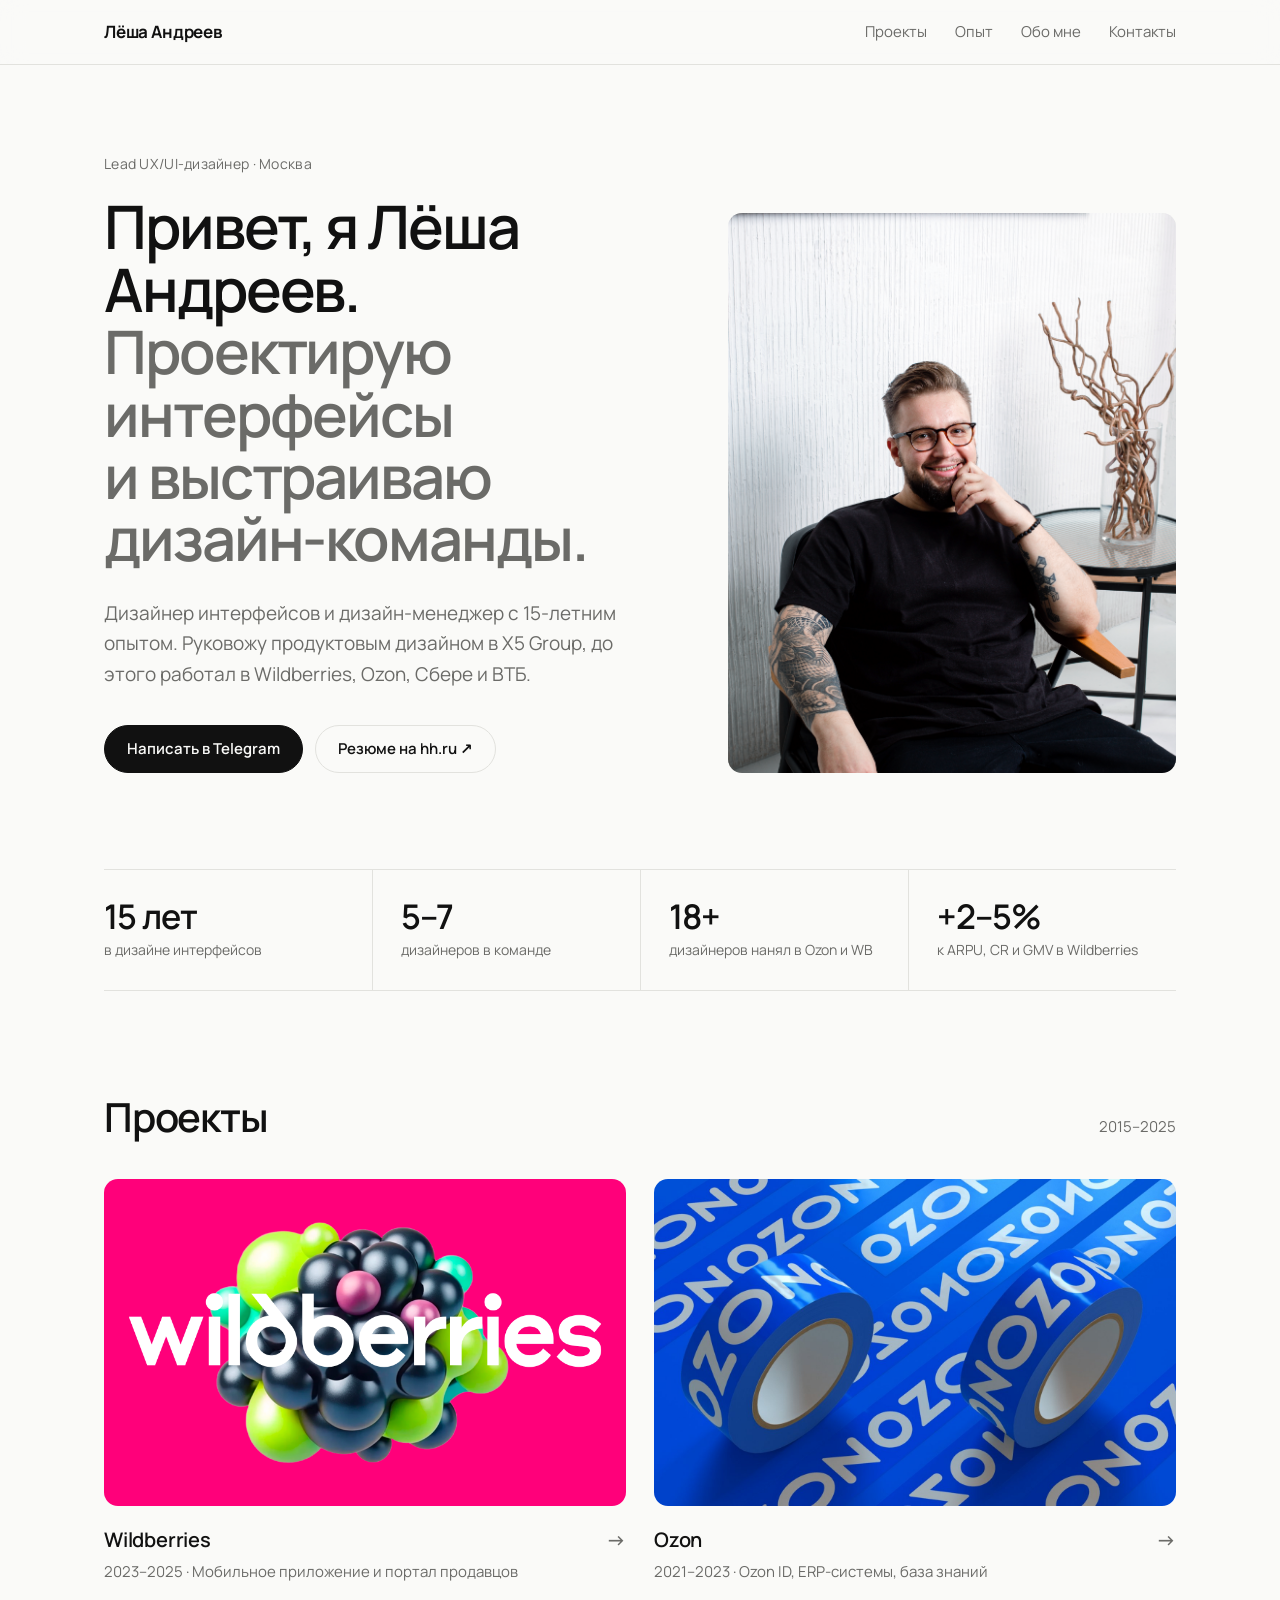
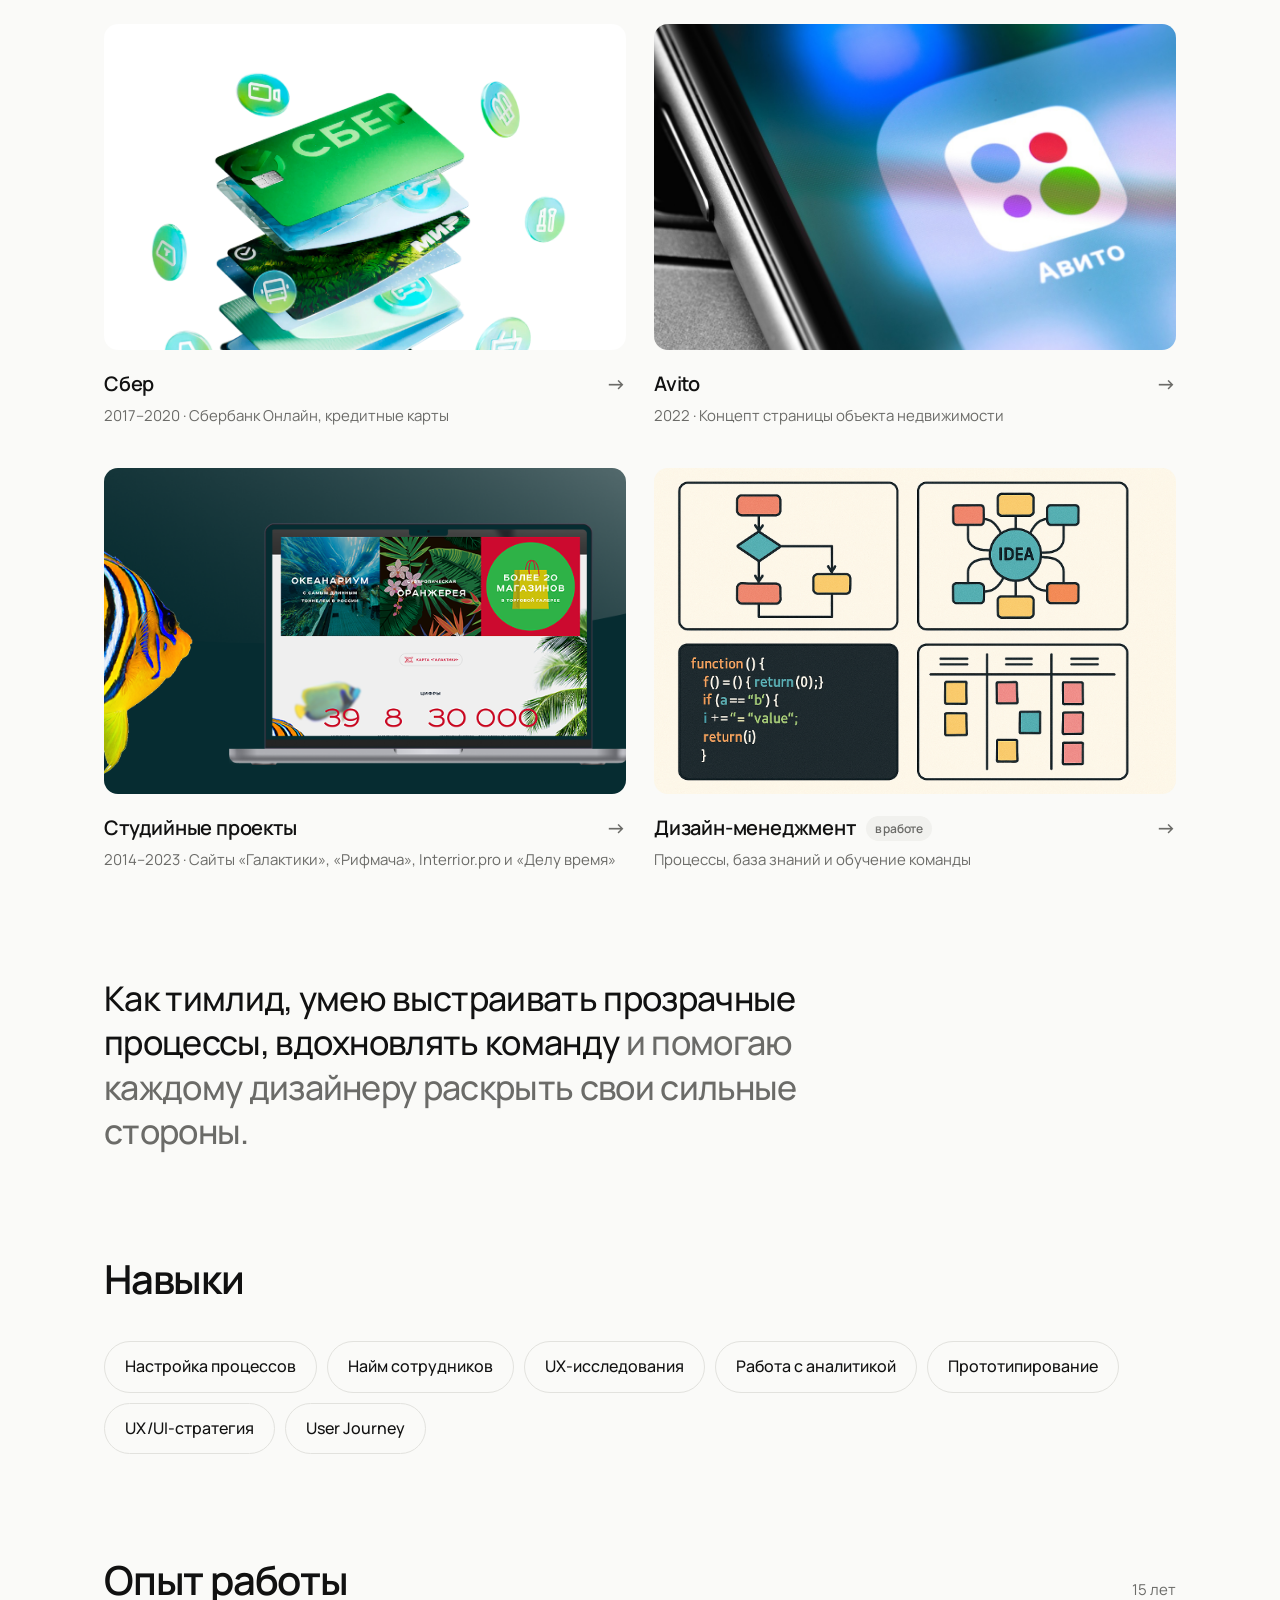
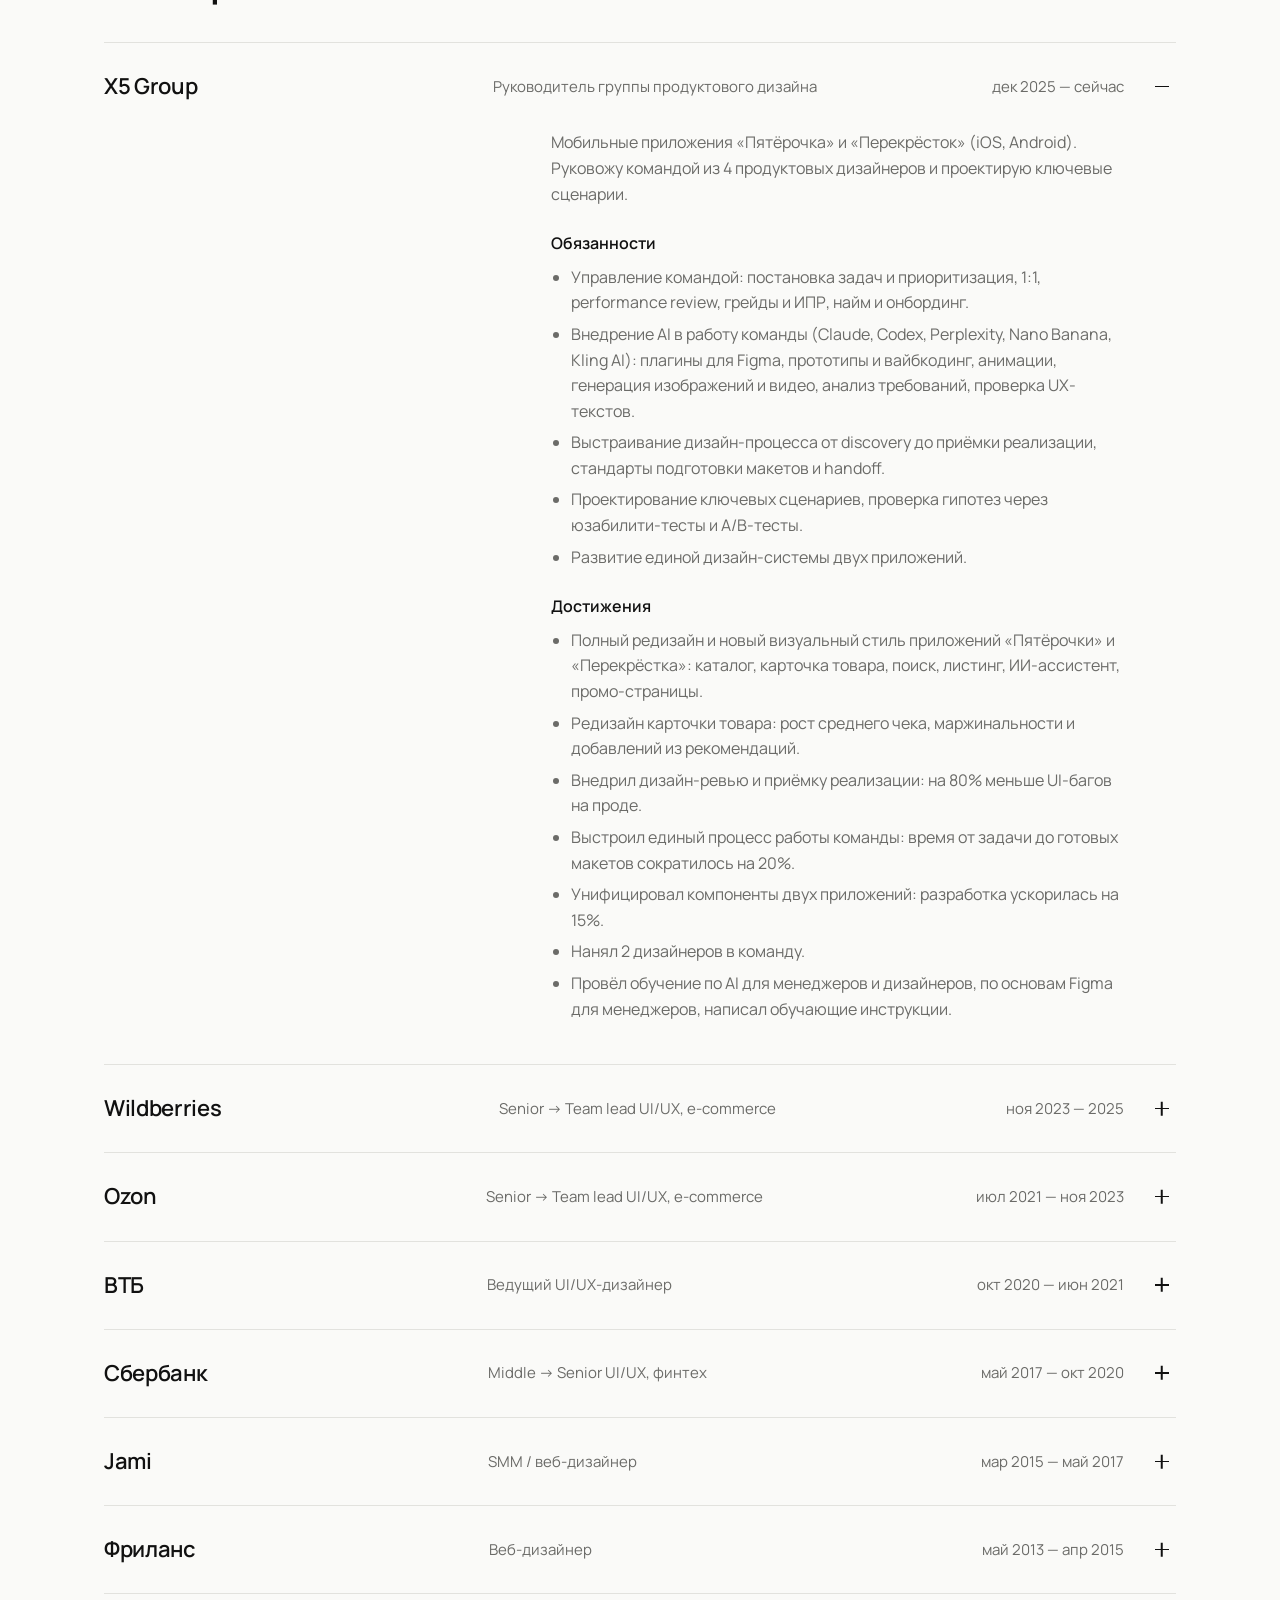
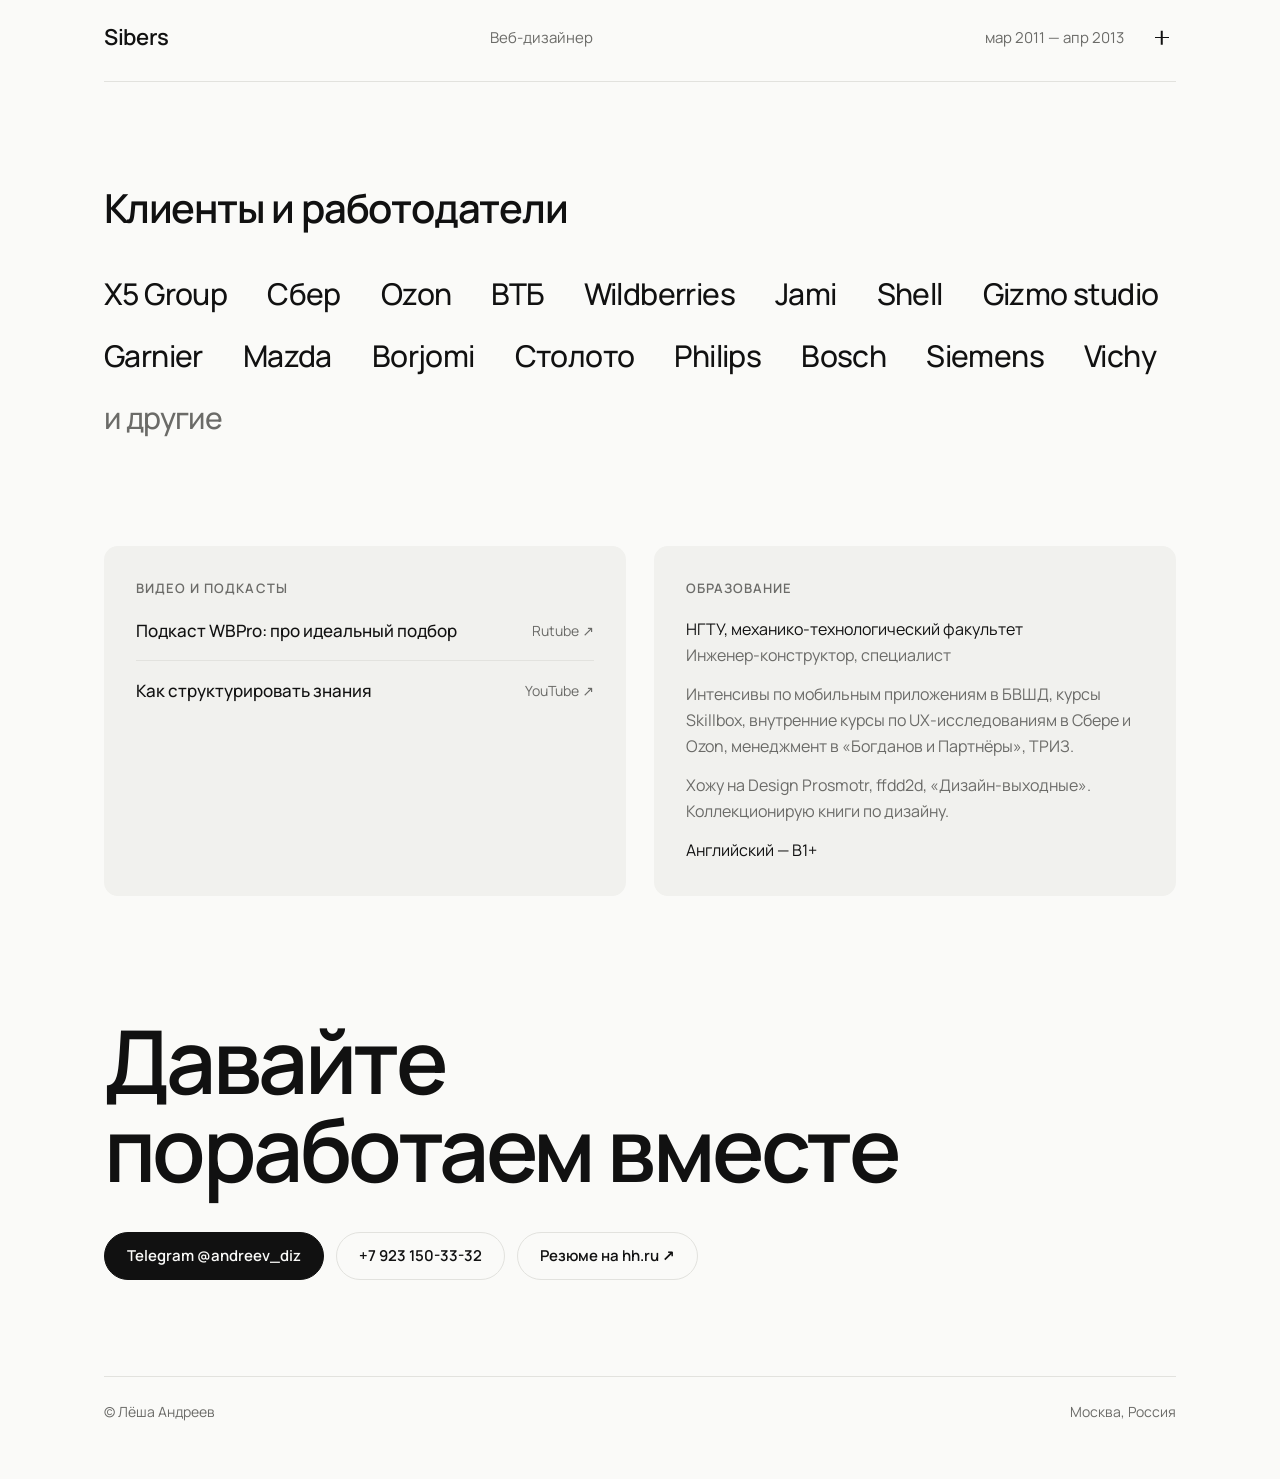
<file: index.html>
<!doctype html>
<html lang="ru">
<head>
<meta charset="utf-8">
<meta name="viewport" content="width=device-width, initial-scale=1">
<title>Портфолио Лёши Андреева</title>
<meta name="description" content="Портфолио Лёши Андреева: lead UX/UI-дизайнер и дизайн-менеджер, 15 лет опыта. X5 Group, Wildberries, Ozon, Сбер, ВТБ.">
<link rel="preconnect" href="https://fonts.googleapis.com">
<link rel="preconnect" href="https://fonts.gstatic.com" crossorigin>
<link href="https://fonts.googleapis.com/css2?family=Manrope:wght@400;500;600;700&display=swap" rel="stylesheet">
<link rel="stylesheet" href="style.css">
<link rel="icon" href="favicon.svg" type="image/svg+xml">
<link rel="icon" href="favicon-32.png" sizes="32x32" type="image/png">
<link rel="apple-touch-icon" href="apple-touch-icon.png">
</head>
<body>

<header>
  <div class="wrap">
    <a href="#top" class="logo">Лёша Андреев</a>
    <nav>
      <a href="#projects">Проекты</a>
      <a href="#experience">Опыт</a>
      <a href="#about" class="hide-sm">Обо мне</a>
      <a href="#contact">Контакты</a>
    </nav>
  </div>
</header>

<main id="top">
  <div class="wrap">

    <div class="hero">
      <div>
        <div class="eyebrow">Lead UX/UI-дизайнер · Москва</div>
        <h1>Привет, я Лёша Андреев.<br><span>Проектирую интерфейсы и&nbsp;выстраиваю дизайн-команды.</span></h1>
        <p class="lead">Дизайнер интерфейсов и дизайн-менеджер с 15-летним опытом. Руковожу продуктовым дизайном в X5 Group, до этого работал в Wildberries, Ozon, Сбере и ВТБ.</p>
        <div class="actions">
          <a class="btn primary" href="https://t.me/andreev_diz" target="_blank" rel="noopener">Написать в Telegram</a>
          <a class="btn" href="https://hh.ru/resume/7a174d0dff00e1d45f0039ed1f344945765846" target="_blank" rel="noopener">Резюме на hh.ru ↗</a>
        </div>
      </div>
      <div class="photo"><img src="img/me.png" alt="Лёша Андреев" width="3693" height="5539"></div>
    </div>

    <div class="stats">
      <div class="stat"><b>15 лет</b><span>в дизайне интерфейсов</span></div>
      <div class="stat"><b>5–7</b><span>дизайнеров в команде</span></div>
      <div class="stat"><b>18+</b><span>дизайнеров нанял в Ozon и WB</span></div>
      <div class="stat"><b>+2–5%</b><span>к ARPU, CR и GMV в Wildberries</span></div>
    </div>

    <section id="projects">
      <div class="sec-head">
        <h2>Проекты</h2>
        <p>2015–2025</p>
      </div>
      <div class="grid">
        <a class="card" href="wildberries.html">
          <div class="cover"><img src="img/wildberries/01.png" alt="Интерфейсы Wildberries" loading="lazy"></div>
          <h3>Wildberries</h3>
          <p>2023–2025 · Мобильное приложение и портал продавцов</p>
        </a>
        <a class="card" href="ozon.html">
          <div class="cover"><img src="img/ozon/01.jpg" alt="Ozon" loading="lazy"></div>
          <h3>Ozon</h3>
          <p>2021–2023 · Ozon ID, ERP-системы, база знаний</p>
        </a>
        <a class="card" href="sber.html">
          <div class="cover"><img src="img/sber/01.png" alt="Кредитные карты Сбера" loading="lazy"></div>
          <h3>Сбер</h3>
          <p>2017–2020 · Сбербанк Онлайн, кредитные карты</p>
        </a>
        <a class="card" href="avito.html">
          <div class="cover"><img src="img/avito/01.jpeg" alt="Авито" loading="lazy"></div>
          <h3>Avito</h3>
          <p>2022 · Концепт страницы объекта недвижимости</p>
        </a>
        <a class="card" href="studio.html">
          <div class="cover"><img src="img/studio/01.png" alt="Сайт «Галактика»" loading="lazy"></div>
          <h3>Студийные проекты</h3>
          <p>2014–2023 · Сайты «Галактики», «Рифмача», Interrior.pro и «Делу время»</p>
        </a>
        <a class="card" href="design-management.html">
          <div class="cover"><img src="img/design-management/01.png" alt="Дизайн-менеджмент" loading="lazy"></div>
          <h3>Дизайн-менеджмент <span class="tag">в работе</span></h3>
          <p>Процессы, база знаний и обучение команды</p>
        </a>
      </div>
    </section>

    <p class="quote" id="about">Как тимлид, умею выстраивать прозрачные процессы, вдохновлять команду <span>и помогаю каждому дизайнеру раскрыть свои сильные стороны.</span></p>

    <section>
      <div class="sec-head"><h2>Навыки</h2></div>
      <div class="chips">
        <span class="chip">Настройка процессов</span>
        <span class="chip">Найм сотрудников</span>
        <span class="chip">UX-исследования</span>
        <span class="chip">Работа с аналитикой</span>
        <span class="chip">Прототипирование</span>
        <span class="chip">UX/UI-стратегия</span>
        <span class="chip">User Journey</span>
      </div>
    </section>

    <section id="experience">
      <div class="sec-head">
        <h2>Опыт работы</h2>
        <p>15 лет</p>
      </div>
      <div class="jobs">

        <details open>
          <summary><span class="co">X5 Group</span><span class="role">Руководитель группы продуктового дизайна</span><span class="when">дек 2025 — сейчас</span><span class="plus"></span></summary>
          <div class="job-body"><div>
            <p>Мобильные приложения «Пятёрочка» и «Перекрёсток» (iOS, Android). Руковожу командой из 4 продуктовых дизайнеров и проектирую ключевые сценарии.</p>
            <h4>Обязанности</h4>
            <ul>
              <li>Управление командой: постановка задач и приоритизация, 1:1, performance review, грейды и ИПР, найм и онбординг.</li>
              <li>Внедрение AI в работу команды (Claude, Codex, Perplexity, Nano Banana, Kling AI): плагины для Figma, прототипы и вайбкодинг, анимации, генерация изображений и видео, анализ требований, проверка UX-текстов.</li>
              <li>Выстраивание дизайн-процесса от discovery до приёмки реализации, стандарты подготовки макетов и handoff.</li>
              <li>Проектирование ключевых сценариев, проверка гипотез через юзабилити-тесты и A/B-тесты.</li>
              <li>Развитие единой дизайн-системы двух приложений.</li>
            </ul>
            <h4>Достижения</h4>
            <ul>
              <li>Полный редизайн и новый визуальный стиль приложений «Пятёрочки» и «Перекрёстка»: каталог, карточка товара, поиск, листинг, ИИ-ассистент, промо-страницы.</li>
              <li>Редизайн карточки товара: рост среднего чека, маржинальности и добавлений из рекомендаций.</li>
              <li>Внедрил дизайн-ревью и приёмку реализации: на 80% меньше UI-багов на проде.</li>
              <li>Выстроил единый процесс работы команды: время от задачи до готовых макетов сократилось на 20%.</li>
              <li>Унифицировал компоненты двух приложений: разработка ускорилась на 15%.</li>
              <li>Нанял 2 дизайнеров в команду.</li>
              <li>Провёл обучение по AI для менеджеров и дизайнеров, по основам Figma для менеджеров, написал обучающие инструкции.</li>
            </ul>
          </div></div>
        </details>

        <details>
          <summary><span class="co">Wildberries</span><span class="role">Senior → Team lead UI/UX, e-commerce</span><span class="when">ноя 2023 — 2025</span><span class="plus"></span></summary>
          <div class="job-body"><div>
            <h4>Управление командой из 5–7 дизайнеров</h4>
            <ul>
              <li>Ставил цели, распределял задачи, ревьюил работы. Сократил сроки выпуска макетов на ≈30% за счёт Agile-процессов.</li>
              <li>Согласовывал дизайн-решения с юристами и compliance-командой, обеспечивая соответствие требованиям ЦБ РФ.</li>
            </ul>
            <h4>Развитие и обучение сотрудников</h4>
            <ul>
              <li>Создал базу знаний для всех дизайнеров b2c: инструкции, процессы, онбординги, обучающие материалы.</li>
              <li>Внедрил менторство: junior-дизайнеры выросли до middle, senior получили опыт арт-дирекшена.</li>
              <li>Оптимизировал онбординг — адаптация новичков ускорилась на ≈30%.</li>
            </ul>
            <h4>Найм продуктовых дизайнеров</h4>
            <ul>
              <li>Нанял около 10 специалистов уровня senior, lead и head.</li>
              <li>Внедрил гайды по оценке и интервью, настроил и автоматизировал kanban-доску для планирования задач.</li>
            </ul>
            <h4>Дизайн-процессы</h4>
            <ul>
              <li>Описал и внедрил design review, канбан по Agile, планирование и прегруминг, методологию найма, согласование и кросс-командные задачи, встречи 1-на-1.</li>
            </ul>
            <h4>Проектирование интерфейсов</h4>
            <ul>
              <li>Спроектировал новые концепты, повысившие конверсию в оформление покупки и метрики ARPU, CR и GMV на 2–5%.</li>
              <li>Провёл серию UX-исследований, включая глубинные интервью; посетил склады и пункты выдачи, чтобы выявить потребности сотрудников.</li>
            </ul>
            <h4>Выступления</h4>
            <ul>
              <li>Рассказал на подкасте WBPro о специфике найма дизайнеров и своей методологии.</li>
              <li>Прочитал лекцию на вебинаре artschool о структурировании знаний и тайм-менеджменте.</li>
            </ul>
          </div></div>
        </details>

        <details>
          <summary><span class="co">Ozon</span><span class="role">Senior → Team lead UI/UX, e-commerce</span><span class="when">июл 2021 — ноя 2023</span><span class="plus"></span></summary>
          <div class="job-body"><div>
            <h4>Управление командой 5+ дизайнеров</h4>
            <ul>
              <li>Ставил цели, распределял задачи, ревьюил работы. Сократил сроки выпуска макетов на ≈30% за счёт Agile-процессов.</li>
              <li>Нанял 8+ дизайнеров, в том числе двух лидов.</li>
            </ul>
            <h4>Развитие сотрудников</h4>
            <ul>
              <li>Выстроил внутреннее обучение и наставничество, сформировал культуру постоянного развития. Подбирал курсы для сотрудников на основе анализа их слабых сторон.</li>
            </ul>
            <h4>Дизайн-процессы</h4>
            <ul>
              <li>Создал систему анализа негативных отзывов на основе Big Data.</li>
              <li>Внедрил design review, канбан по Agile, планирование и прегруминг, методологию найма, встречи 1-на-1.</li>
            </ul>
            <h4>Проектирование интерфейсов</h4>
            <ul>
              <li>Спроектировал и протестировал единую авторизацию Ozon ID для всех платформ: скорость авторизации +28%, безопасность приложений STD +14%.</li>
              <li>Переработал CRM для техподдержки — время обработки заявок сократилось на 36%.</li>
              <li>Добавил и стандартизировал 100+ компонентов дизайн-системы, выстроил паттерны и мастер-файлы — внедрение в разработку ускорилось на 26%.</li>
            </ul>
            <h4>UX-исследования</h4>
            <ul>
              <li>Работал «в полях»: ездил к сотрудникам техподдержки, которые пользуются софтом моей команды, проводил глубинные интервью.</li>
              <li>Обеспечил рост конверсии на 15% благодаря улучшениям интерфейса и A/B-тестам.</li>
            </ul>
          </div></div>
        </details>

        <details>
          <summary><span class="co">ВТБ</span><span class="role">Ведущий UI/UX-дизайнер</span><span class="when">окт 2020 — июн 2021</span><span class="plus"></span></summary>
          <div class="job-body"><div>
            <p>Полный цикл дизайна цифровых продуктов для B2B- и B2C-направлений банка: проектирование, исследования, прототипы, пользовательские сценарии, юзабилити-тесты и сопровождение разработки.</p>
            <h4>Результаты</h4>
            <ul>
              <li>Регистрации юрлиц через сайт выросли на 34%, видимость новых сервисов (SOV) — на 23%.</li>
              <li>Создал сервисы онлайн-регистрации ИП и ООО на сайте ВТБ — от исследований до тестирования готовых решений.</li>
              <li>Разработал серию продающих лендингов для малого и среднего бизнеса.</li>
              <li>Создавал баннеры и адаптировал креативы для онлайн- и офлайн-кампаний.</li>
              <li>Участвовал во всех этапах вывода новых продуктов — от идеи до аналитики поведения пользователей.</li>
            </ul>
          </div></div>
        </details>

        <details>
          <summary><span class="co">Сбербанк</span><span class="role">Middle → Senior UI/UX, финтех</span><span class="when">май 2017 — окт 2020</span><span class="plus"></span></summary>
          <div class="job-body"><div>
            <h4>Проектирование интерфейсов</h4>
            <ul>
              <li>Проектировал и модернизировал мобильное приложение и веб-версию «Сбербанк Онлайн».</li>
              <li>Разработал интерфейсы оформления и выдачи кредитных карт (WEB 3.0, SBOL PRO).</li>
              <li>Создал внутренние сервисы для рабочих мест сотрудников ППРБ.</li>
            </ul>
            <h4>Менторство и обучение</h4>
            <ul>
              <li>Внедрил методику проектирования в Figma для аналитических команд: обучил две команды, провёл три вебинара, подготовил шаблоны и видеолекции.</li>
              <li>Курировал трёх дизайнеров как ментор.</li>
            </ul>
            <h4>Исследования и аналитика</h4>
            <ul>
              <li>Провёл 20+ UX-исследований и юзабилити-тестов, в том числе тестировал инклюзивные интерфейсы с незрячими пользователями.</li>
              <li>По метрикам нашёл слабые места в оформлении кредитных карт, сократил число шагов и поднял конверсию на 17%.</li>
            </ul>
            <h4>Процессы и документация</h4>
            <ul>
              <li>Перенёс корпоративный UI-kit из Sketch в Figma.</li>
              <li>Создал каталог экранных форм в InVision для проекта ЕКПиТ, участвовал в создании методического пособия по проектированию интерфейсов.</li>
              <li>Регулярно презентовал проекты дизайн-комьюнити и руководству, читал лекции для дизайнеров компании.</li>
            </ul>
          </div></div>
        </details>

        <details>
          <summary><span class="co">Jami</span><span class="role">SMM / веб-дизайнер</span><span class="when">мар 2015 — май 2017</span><span class="plus"></span></summary>
          <div class="job-body"><div>
            <p>Визуальный контент для SMM-стратегий международных брендов: Mazda, Bosch, Philips, Siemens, Borjomi, Garnier, Vichy и других.</p>
            <ul>
              <li>Формировал концепции визуального стиля, генерировал идеи для постинга и промокампаний.</li>
              <li>Делал статичные, анимированные и видеопосты для соцсетей.</li>
              <li>Оформлял профили и истории брендов, адаптировал контент под брендбук каждого клиента.</li>
              <li>Согласовывал креативные концепции с командой и заказчиком.</li>
            </ul>
          </div></div>
        </details>

        <details>
          <summary><span class="co">Фриланс</span><span class="role">Веб-дизайнер</span><span class="when">май 2013 — апр 2015</span><span class="plus"></span></summary>
          <div class="job-body"><div>
            <p>Фирменный стиль, дизайн-стратегии и интерфейсы сайтов для компаний разных отраслей — от сбора требований до сдачи продукта.</p>
            <ul>
              <li>Открыл собственную дизайн-студию и нанял около 20 специалистов.</li>
              <li>Реализовал 40+ проектов фирменного стиля, веб-дизайна и иллюстраций.</li>
              <li>Собирал и вёл команды для крупных проектов; несколько работ отметили профессиональные сообщества.</li>
            </ul>
          </div></div>
        </details>

        <details>
          <summary><span class="co">Sibers</span><span class="role">Веб-дизайнер</span><span class="when">мар 2011 — апр 2013</span><span class="plus"></span></summary>
          <div class="job-body"><div>
            <p>Дизайн цифровых продуктов для частных американских компаний и госструктур — медицина, пожарная безопасность, недвижимость.</p>
            <ul>
              <li>Оценивал объём, сроки и стоимость дизайна для крупных проектов.</li>
              <li>Писал проектную и техническую документацию на английском, вёл переговоры с зарубежными заказчиками и презентовал решения.</li>
              <li>Ускорил согласование этапов за счёт налаженной коммуникации между командой и клиентами.</li>
            </ul>
          </div></div>
        </details>

      </div>
    </section>

    <section>
      <div class="sec-head"><h2>Клиенты и работодатели</h2></div>
      <div class="clients">
        <span>X5 Group</span><span>Сбер</span><span>Ozon</span><span>ВТБ</span><span>Wildberries</span><span>Jami</span><span>Shell</span><span>Gizmo studio</span><span>Garnier</span><span>Mazda</span><span>Borjomi</span><span>Столото</span><span>Philips</span><span>Bosch</span><span>Siemens</span><span>Vichy</span><span>и другие</span>
      </div>
    </section>

    <section>
      <div class="two">
        <div class="box">
          <h3>Видео и подкасты</h3>
          <a class="talk" href="https://rutube.ru/video/private/43c2cfaa48f5e0c092d3531594879c45/?p=OMNYX0XNSDkh44FQ8rXd_A" target="_blank" rel="noopener">Подкаст WBPro: про идеальный подбор <small>Rutube ↗</small></a>
          <a class="talk" href="https://youtu.be/RkcHl_42Igc?si=8VWxvNSe-mC_7-BV" target="_blank" rel="noopener">Как структурировать знания <small>YouTube ↗</small></a>
        </div>
        <div class="box">
          <h3>Образование</h3>
          <p>НГТУ, механико-технологический факультет<br><span class="sub">Инженер-конструктор, специалист</span></p>
          <p class="sub">Интенсивы по мобильным приложениям в БВШД, курсы Skillbox, внутренние курсы по UX-исследованиям в Сбере и Ozon, менеджмент в «Богданов и Партнёры», ТРИЗ.</p>
          <p class="sub">Хожу на Design Prosmotr, ffdd2d, «Дизайн-выходные». Коллекционирую книги по дизайну.</p>
          <p>Английский — B1+</p>
        </div>
      </div>
    </section>

    <div class="contact" id="contact">
      <h2>Давайте<br>поработаем вместе</h2>
      <div class="contact-list">
        <a class="btn primary" href="https://t.me/andreev_diz" target="_blank" rel="noopener">Telegram @andreev_diz</a>
        <a class="btn" href="tel:+79231503332">+7 923 150-33-32</a>
        <a class="btn" href="https://hh.ru/resume/7a174d0dff00e1d45f0039ed1f344945765846" target="_blank" rel="noopener">Резюме на hh.ru ↗</a>
      </div>
      <footer>
        <span>© Лёша Андреев</span>
        <span>Москва, Россия</span>
      </footer>
    </div>

  </div>
</main>
</body>
</html>
</file>
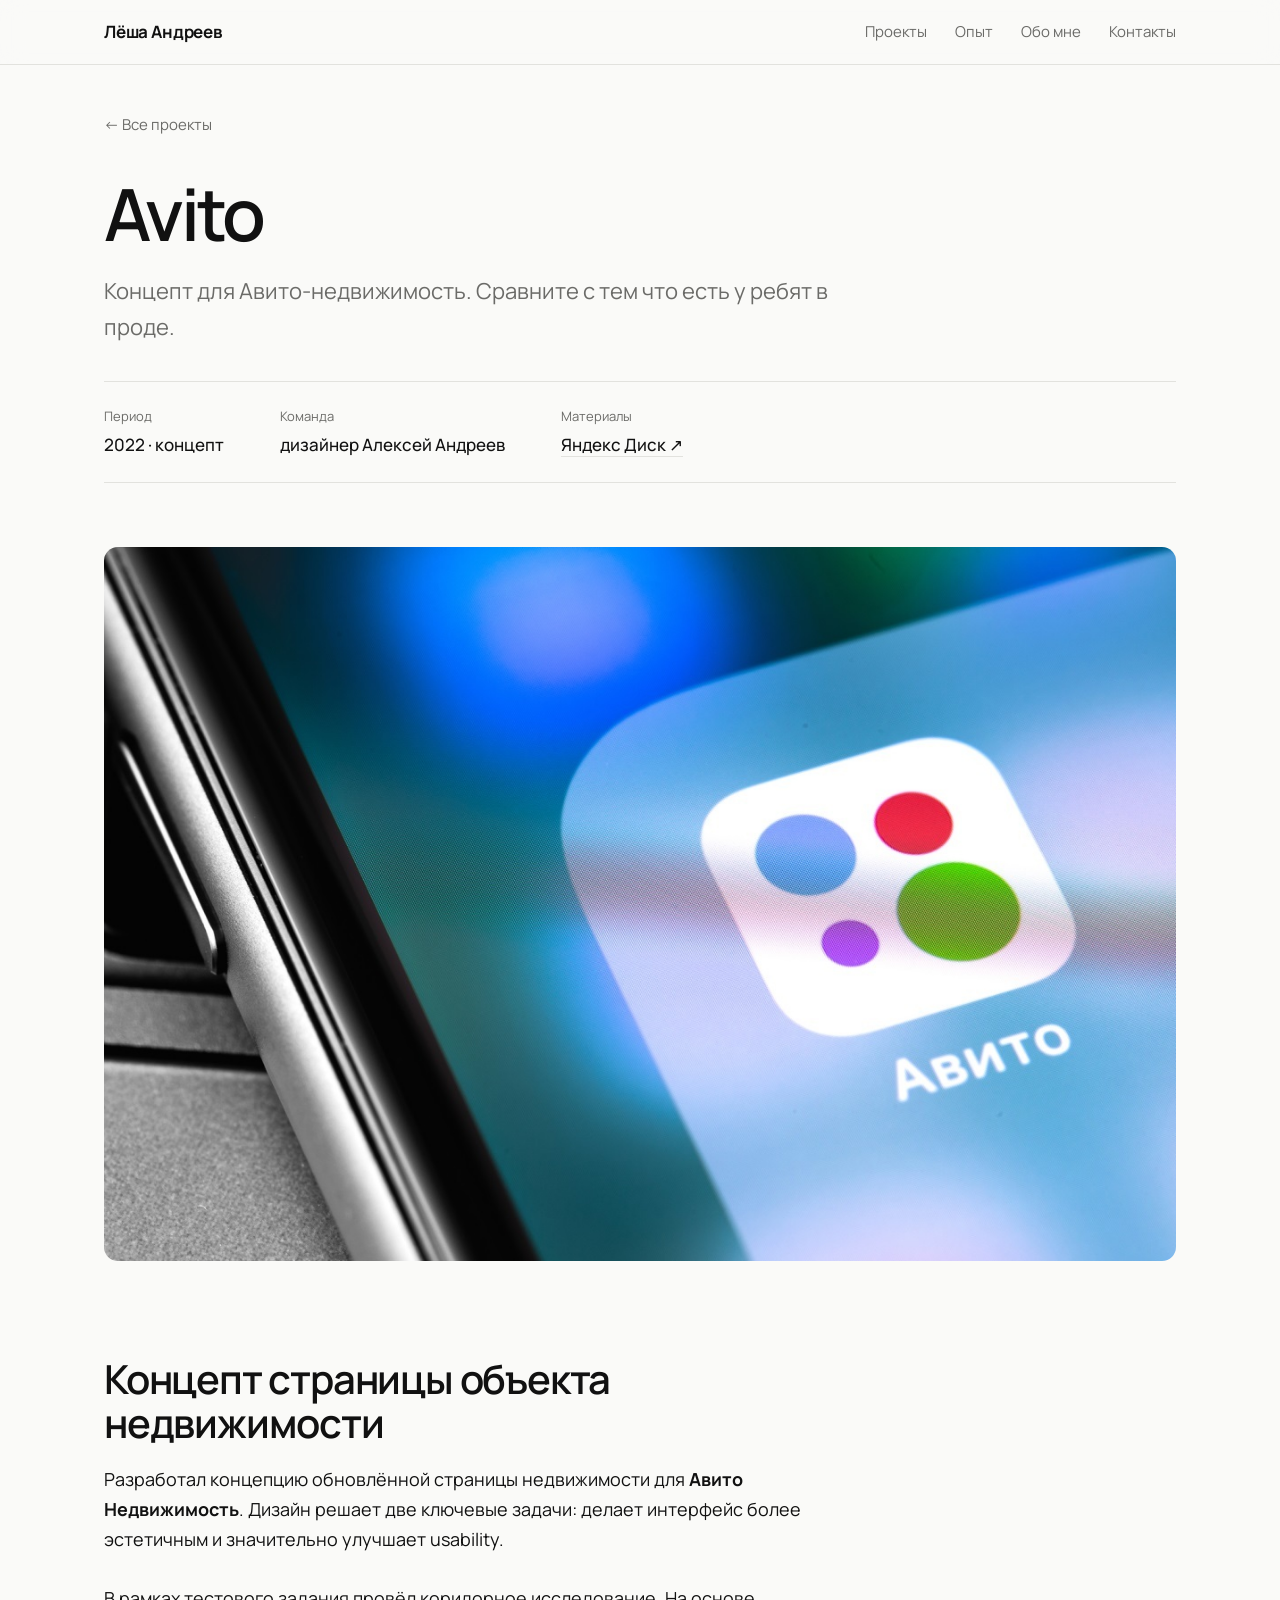
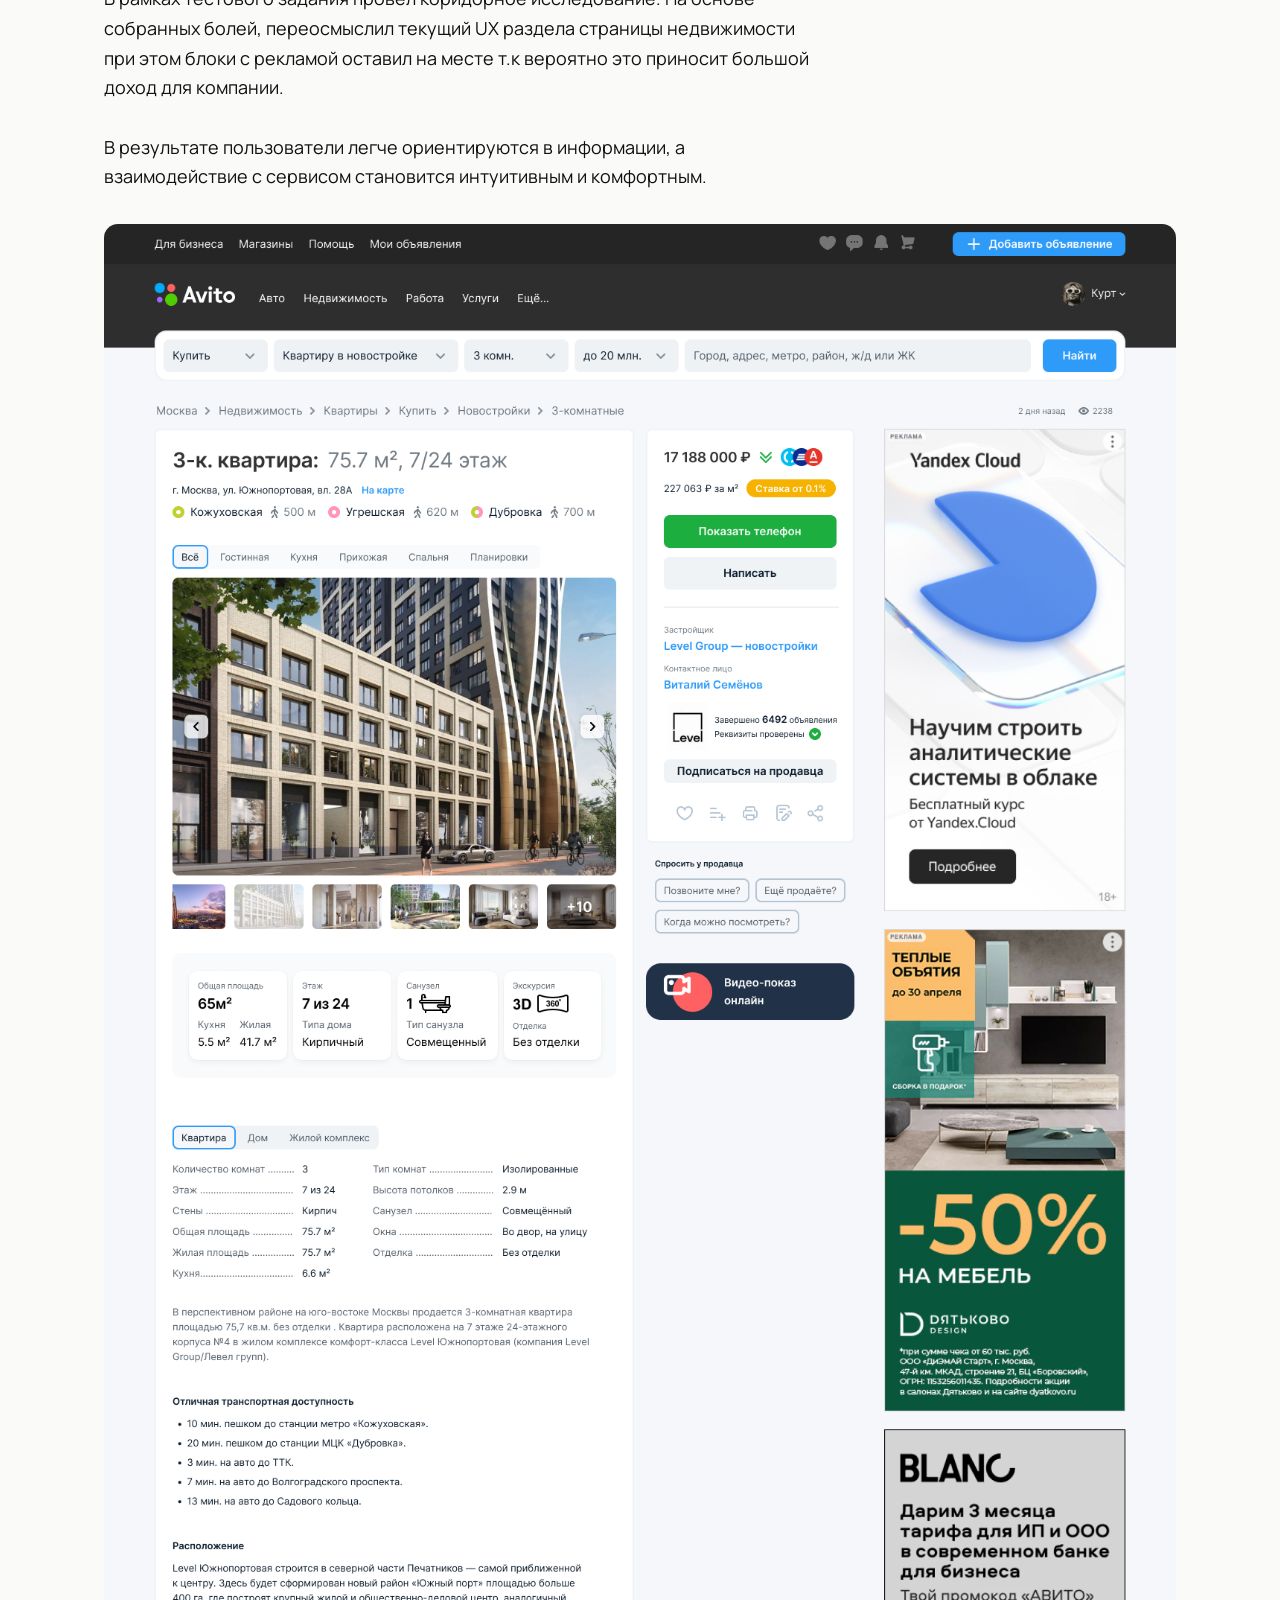
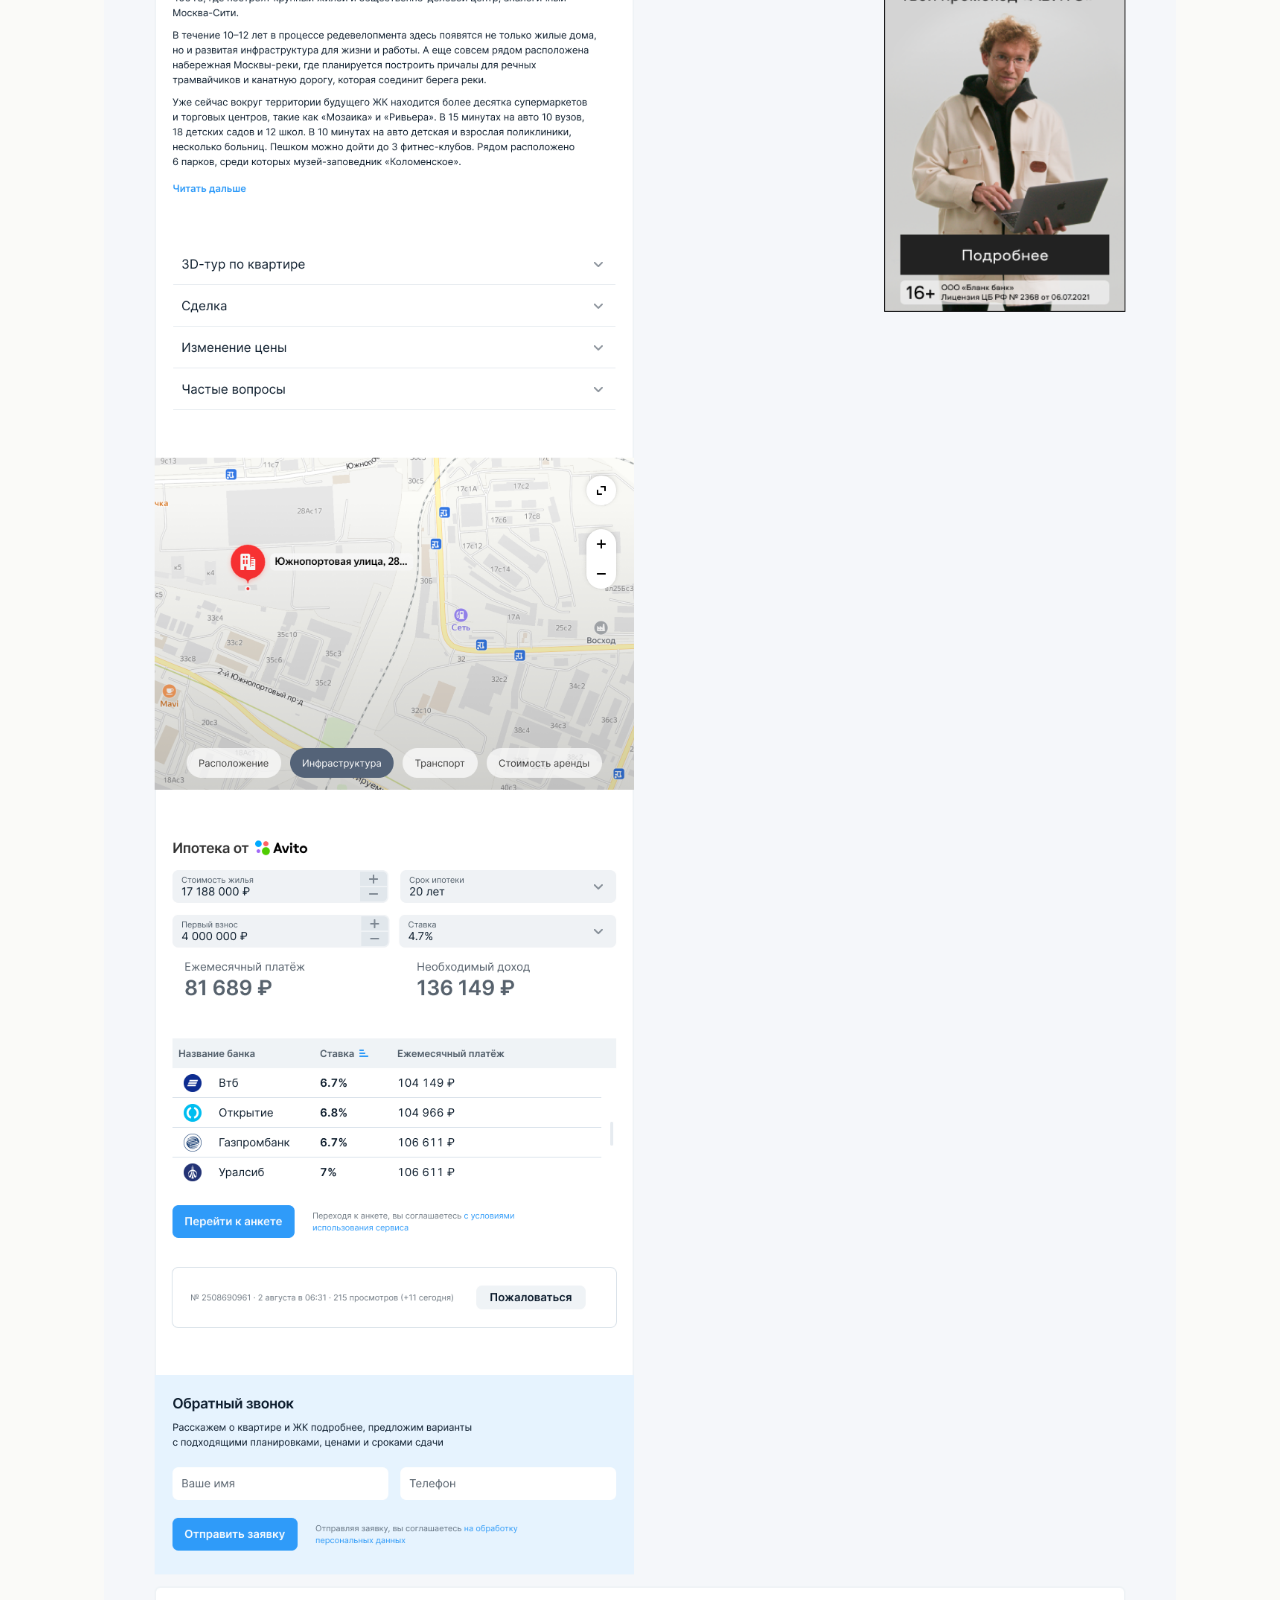
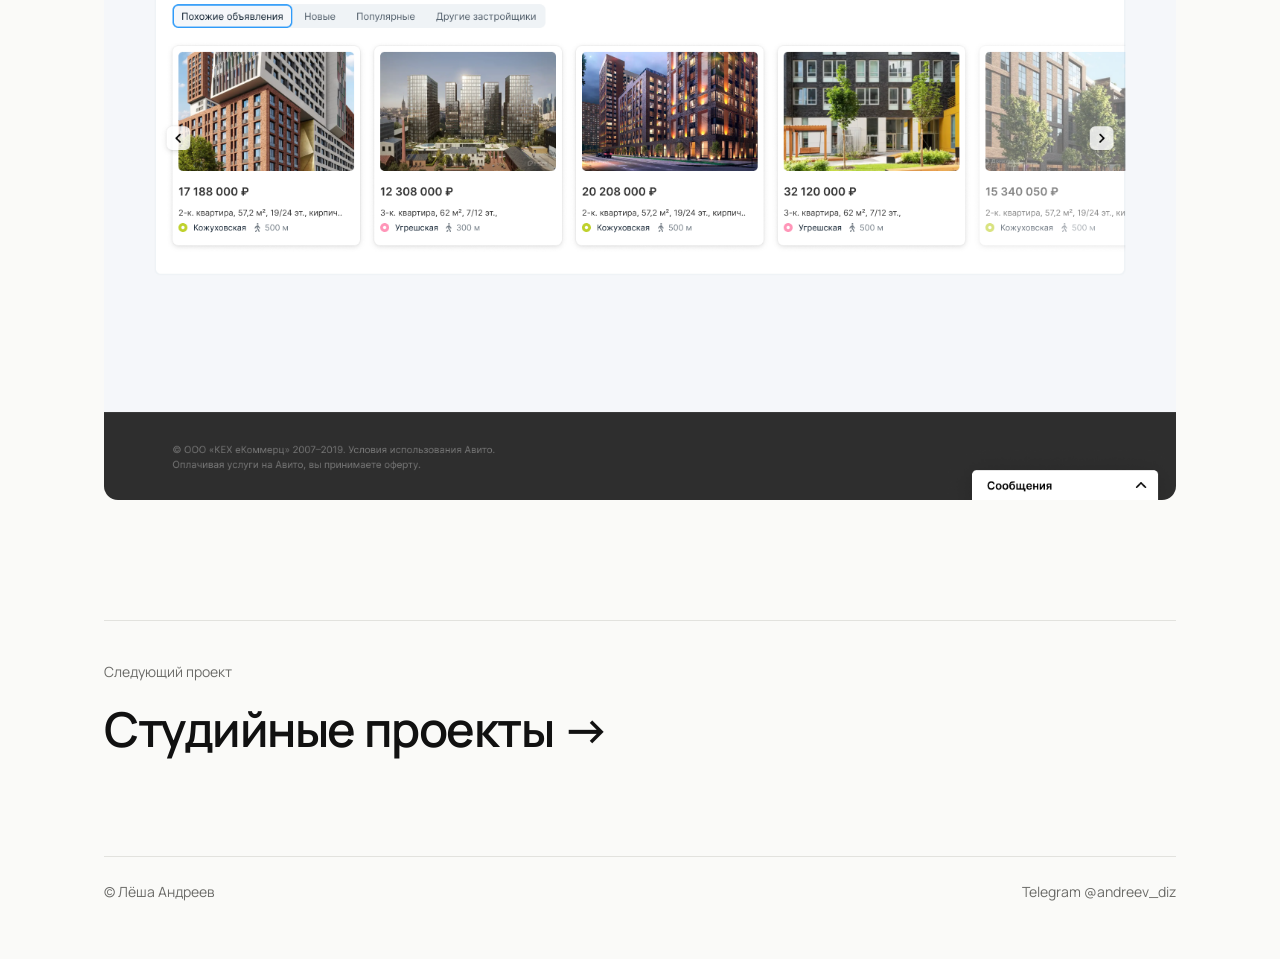
<file: avito.html>
<!doctype html>
<html lang="ru">
<head>
<meta charset="utf-8">
<meta name="viewport" content="width=device-width, initial-scale=1">
<title>Avito — Лёша Андреев</title>
<meta name="description" content="Концепт для Авито-недвижимость. Сравните с тем что есть у ребят в проде.">
<link rel="preconnect" href="https://fonts.googleapis.com">
<link rel="preconnect" href="https://fonts.gstatic.com" crossorigin>
<link href="https://fonts.googleapis.com/css2?family=Manrope:wght@400;500;600;700&display=swap" rel="stylesheet">
<link rel="stylesheet" href="style.css">
<link rel="icon" href="favicon.svg" type="image/svg+xml">
<link rel="icon" href="favicon-32.png" sizes="32x32" type="image/png">
<link rel="apple-touch-icon" href="apple-touch-icon.png">
</head>
<body>

<header>
  <div class="wrap">
    <a href="index.html" class="logo">Лёша Андреев</a>
    <nav>
      <a href="index.html#projects">Проекты</a>
      <a href="index.html#experience">Опыт</a>
      <a href="index.html#about" class="hide-sm">Обо мне</a>
      <a href="index.html#contact">Контакты</a>
    </nav>
  </div>
</header>

<main class="case">
  <div class="wrap">
    <a class="back" href="index.html#projects">← Все проекты</a>
    <h1 class="case-title">Avito</h1>
    <p class="lead">Концепт для Авито-недвижимость. Сравните с тем что есть у ребят в проде.</p>
    <dl class="meta"><div><dt>Период</dt><dd>2022 · концепт</dd></div><div><dt>Команда</dt><dd>дизайнер Алексей Андреев</dd></div><div><dt>Материалы</dt><dd><a href="https://disk.yandex.ru/i/q7b7U_vJzXqPYQ" target="_blank" rel="noopener">Яндекс Диск ↗</a></dd></div></dl>
    <div class="content">
<figure><img src="img/avito/01.jpeg" width="1200" height="800" alt="" loading="lazy"></figure>
<h2>Концепт страницы объекта недвижимости</h2>
<p>Разработал концепцию обновлённой страницы недвижимости для <strong>Авито Недвижимость</strong>. Дизайн решает две ключевые задачи: делает интерфейс более эстетичным и значительно улучшает usability. <br><br>В рамках тестового задания провёл коридорное исследование. На основе собранных болей, переосмыслил текущий UX раздела страницы недвижимости при этом блоки с рекламой оставил на месте т.к вероятно это приносит большой доход для компании.<br><br>В результате пользователи легче ориентируются в информации, а взаимодействие с сервисом становится интуитивным и комфортным.</p>
<figure><img src="img/avito/02.png" width="1440" height="4669" alt="" loading="lazy"></figure>
    </div>
    <a class="next" href="studio.html"><span>Следующий проект</span>Студийные проекты →</a>
    <footer>
      <span>© Лёша Андреев</span>
      <a href="https://t.me/andreev_diz" target="_blank" rel="noopener">Telegram @andreev_diz</a>
    </footer>
  </div>
</main>
</body>
</html>
</file>
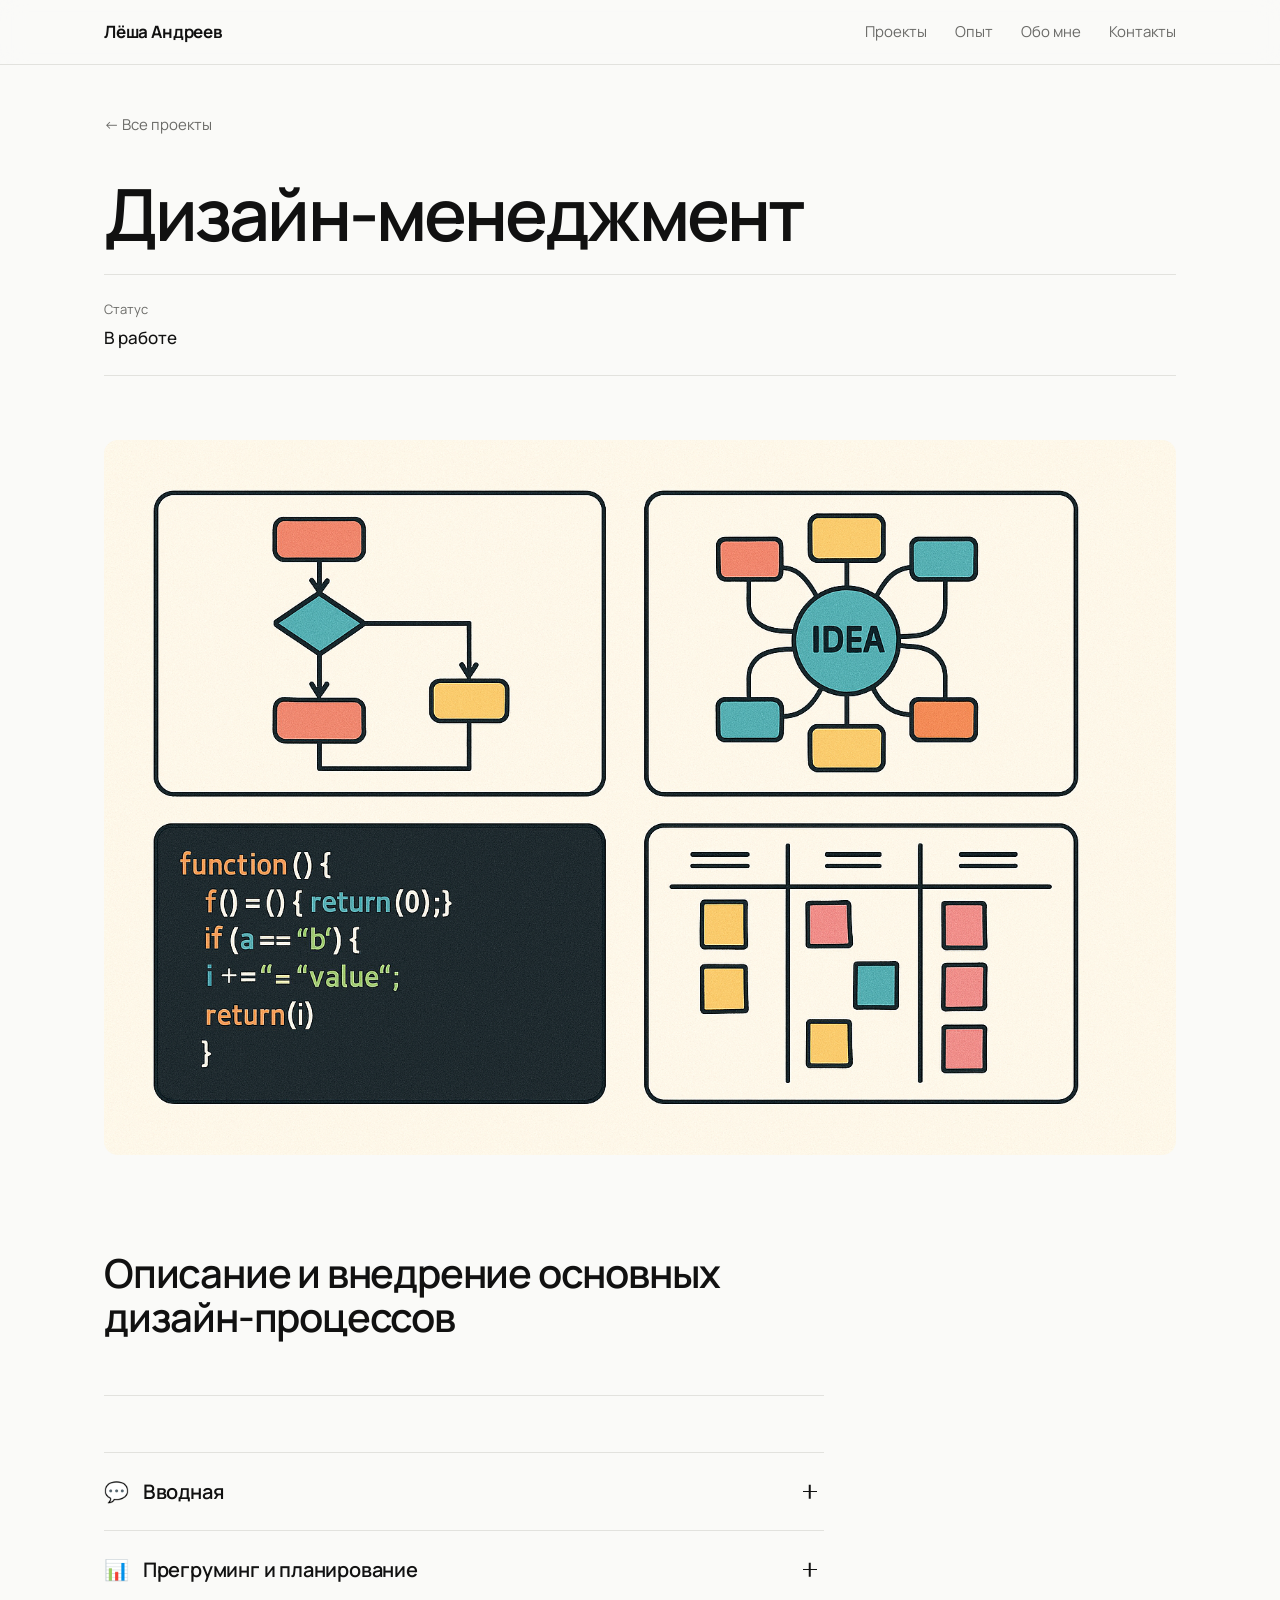
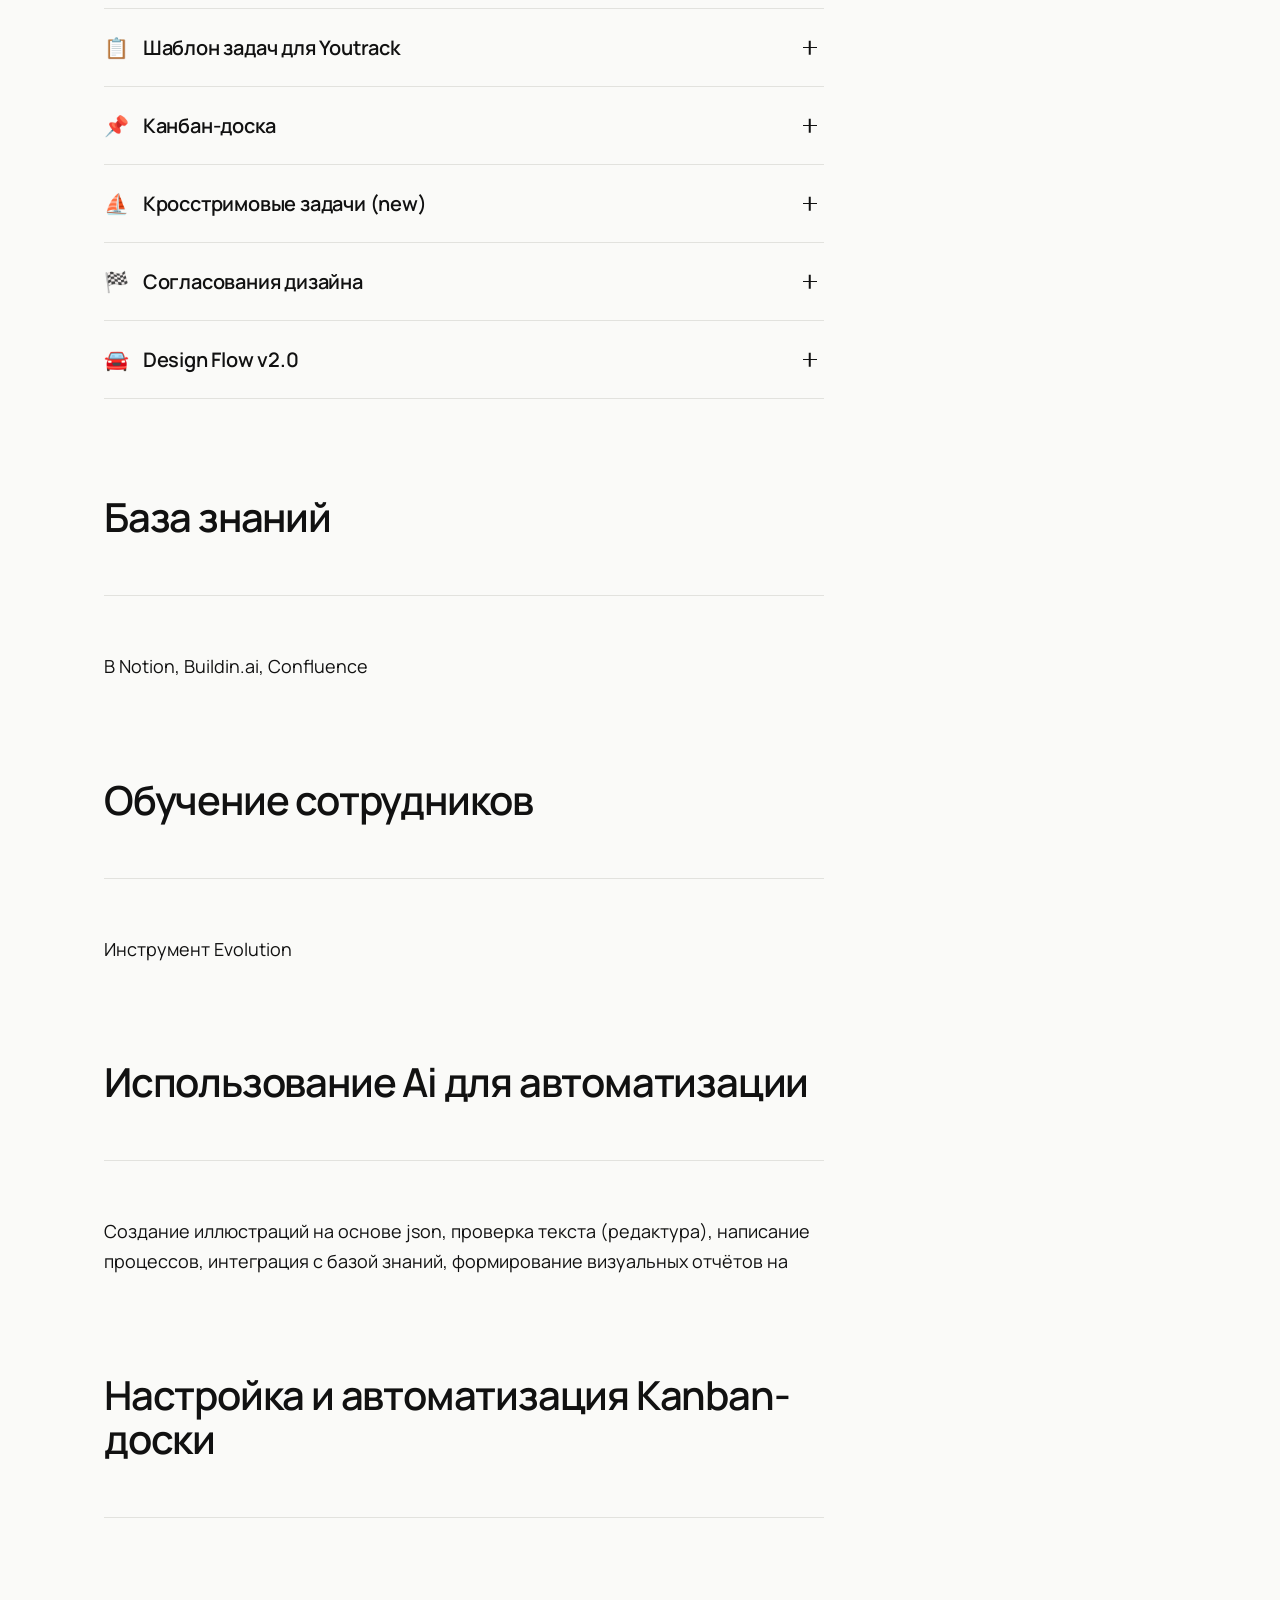
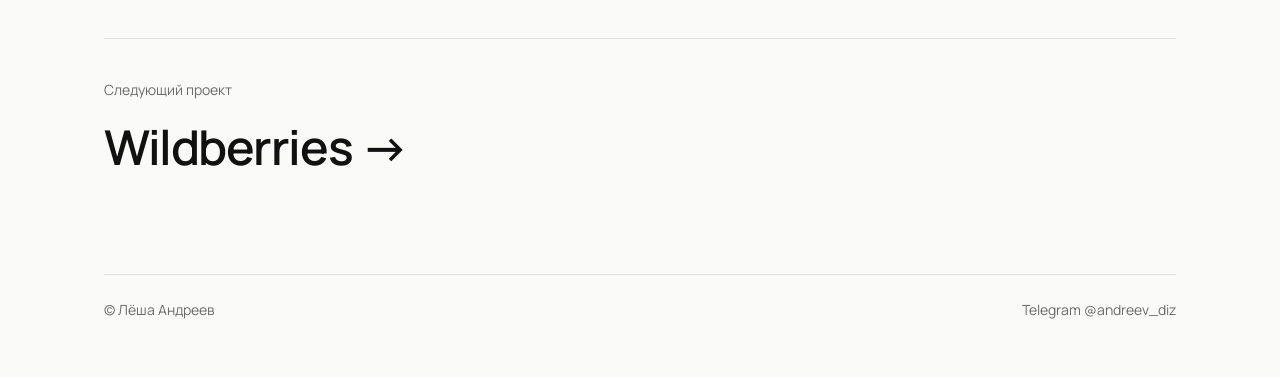
<file: design-management.html>
<!doctype html>
<html lang="ru">
<head>
<meta charset="utf-8">
<meta name="viewport" content="width=device-width, initial-scale=1">
<title>Дизайн-менеджмент — Лёша Андреев</title>
<meta name="description" content="Дизайн-менеджмент">
<link rel="preconnect" href="https://fonts.googleapis.com">
<link rel="preconnect" href="https://fonts.gstatic.com" crossorigin>
<link href="https://fonts.googleapis.com/css2?family=Manrope:wght@400;500;600;700&display=swap" rel="stylesheet">
<link rel="stylesheet" href="style.css">
<link rel="icon" href="favicon.svg" type="image/svg+xml">
<link rel="icon" href="favicon-32.png" sizes="32x32" type="image/png">
<link rel="apple-touch-icon" href="apple-touch-icon.png">
</head>
<body>

<header>
  <div class="wrap">
    <a href="index.html" class="logo">Лёша Андреев</a>
    <nav>
      <a href="index.html#projects">Проекты</a>
      <a href="index.html#experience">Опыт</a>
      <a href="index.html#about" class="hide-sm">Обо мне</a>
      <a href="index.html#contact">Контакты</a>
    </nav>
  </div>
</header>

<main class="case">
  <div class="wrap">
    <a class="back" href="index.html#projects">← Все проекты</a>
    <h1 class="case-title">Дизайн-менеджмент</h1>
    
    <dl class="meta"><div><dt>Статус</dt><dd>В работе</dd></div></dl>
    <div class="content">
<figure><img src="img/design-management/01.png" width="1536" height="1024" alt="" loading="lazy"></figure>
<h2>Описание и внедрение основных дизайн-процессов</h2>
<hr>
<details class="doc"><summary><span>💬</span>Вводная<i></i></summary><div class="doc-body"><p>Дизайн-процесс — это последовательность шагов для выполнения задачи.</p>
<p>Он начинается с появления задачи в бэклоге и заканчивается реализацией</p>
<p>дизайн-решения разработчиком. Выстроенный процесс помогает дизайнерам планировать свою нагрузку, понимать последовательность действий и сохранять высокое качество решений.</p>
<p>Процесс нужен, чтобы:</p>
<ul><li><strong>Принимать более взвешенные решения</strong>. Когда в обсуждении решения участвуют все заинтересованные сотрудники, оно получается более многогранным и компетентным. Конечное решение остаётся за дизайнером, ответственным за задачу.</li><li><strong>Планировать нагрузку дизайнеров</strong>. Так менеджеры понимают уровень загрузки дизайнеров и могут планировать не в ущерб им и продукту.</li><li><strong>Следить за качеством решений</strong>. Чёткий алгоритм процесса, проверки и обсуждения решения помогают вовремя отловить сложности и непредвиденные моменты.</li><li><strong>Не делать дизайн в стол и не переделывать его много раз</strong>. Когда собираешь достаточно данных перед работой над задачей, меньше вероятность упустить важные требования и переделывать дизайн.</li></ul>
<h3><strong>Методология</strong></h3>
<div class="callout"><span>💡</span><div><p><strong>Канбан</strong> — это система постановки задач, при которой все этапы проекта визуализируются на специальной доске. Члены команды могут видеть текущее состояние задачи на любой момент времени. Это предполагает полную прозрачность работы.</p></div></div>
<p>Мы работаем по методологии Канбан. Команды работают по 1 или 2 недельным спринтам и используют канбан-доску для работы с задачами. Нагрузка на специалиста подбирается таким образом, чтобы к концу спринта задачи были выполнена и ушли в разработку.</p>
<h3><strong>По каким правилам работать с канбан-доской</strong></h3>
<div class="table"><table><tr><td>Вид правила</td><td>Правило</td></tr><tr><td><strong>Работа с лимитами.</strong> <br>Лимиты — это ограничения на количество карточек в колонках. В зависимости от уровня дизайнера, может назначаться разное количество задач.</td><td>Если в какой-то колонке лимиты превышены, то ресурсы команды нужно направить на разбор задач в этой колонке. При этом новые задачи лучше отложить.</td></tr><tr><td><strong>Приоритетность выполнения задач.</strong> <br>Устанавливает очерёдность работы над карточками.</td><td>Для каждой задачи выставляется приоритет:<br>- Show-stopper (серьезная программная ошибка)<br>- Critical (критический)<br>- Major (важный)<br>- Normal (нормальный)<br>- Minor (низкий)</td></tr><tr><td><strong>Оценка сложности задачи.<br></strong>Каждой задаче в зависимости от сложности выставляется приблизительная оценка.</td><td>Рекомендуется оценивать задачи по маечной системе: <br><strong>S</strong> — не больше дня<br><strong>M</strong> — не больше 2-4 дней<br><strong>L </strong>— 4-5 и больше дней<br><strong>XL</strong> — 2 рабочие недели<br><strong>2XL</strong> — 4 недели и больше<br><br>Задачи уровня XL, 2XL, 3XL желательно декомпозировать до более мелких</td></tr></table></div>
<h3>Как считаются размеры задач</h3>
<div class="table"><table><tr><td><strong>Оценка</strong></td><td><strong>Описание</strong></td></tr><tr><td><strong>S</strong></td><td>не больше одного дня <br>небольшие изменения, подвинуть кнопку, добавить небольшой блок, все элементы и компоненты переиспользуются</td></tr><tr><td><strong>M</strong></td><td>не больше 2-4 дней<br>средние изменения, возможно, сборка новых страниц из кусков уже существующих, новый небольшой сценарий, не затрагивающий другие разделы</td></tr><tr><td><strong>L</strong></td><td>4-5 и больше дней<br>заметные изменения — небольшой новый функционал, пересборка раздела или страниц заново, редизайн, новый крупный сценарий, затрагивающий другие сценарии, серьёзные технические ограничения</td></tr><tr><td><strong>XL</strong></td><td>2 рабочие недели<br>новый функционал в разделе, рутинная работа вроде пересборки на новых/старых компонентах большого количества макетов</td></tr><tr><td><strong>2XL</strong></td><td>3 рабочие недели<br>новый функционал с вложенным функционалом, сложный функционал с пошаговой разбивкой, затрагивающий другие разделы и домены</td></tr><tr><td><strong>3XL</strong></td><td>4 недели и больше<br>это новый раздел, продукт или крупная фича, где много работы с нуля, масштабная работа по переделке флоу в разделе или домене, добавление функционала затрагивающего все существующие флоу</td></tr></table></div></div></details>
<details class="doc"><summary><span>📊</span>Прегруминг и планирование<i></i></summary><div class="doc-body"><p><strong>Прегруминг (в настоящее время проводится совместно с планированием)</strong></p>
<p>Встреча проводится до «планирования». <br>Менеджер приходит с заранее созданными в бэклоге задачами и описанием и вкратце рассказывает о чём она. <br>После чего дизайнер задаёт уточняющие вопросы и ставит приблизительную оценку по маечной системе (S,M,L). Также дизайнер может запросить дополнительную информацию по задаче, например, сделать более подробное описание, добавить скриншоты, ссылки и другую информацию. <br>На встрече не рекомендуется углубляться в задачи и накидывать возможные решения, т.к основная цель — это дать оценку и подготовить задачи к предстоящему планированию.</p>
<p><strong>Планирование</strong></p>
<p>На планировании мы закрываем выполненные задачи и меняем оценку по тем, что находятся в работе. Далее мы примерно оцениваем задачи по каждому продукту и берём их в спринт. Менеджеры/Овнеры договариваются между собой о приоритете выполнения задач.</p>
<p>После планирования задачи берутся в работу в том порядке, который сформирован на планировании.</p>
<p>Заказчик может поднять свою задачу в приоритете посреди спринта, только обсудив и согласовав это с заказчиками <strong>всех</strong> задач, которые к тому моменту находятся в статусе ToDo конкретного дизайнера. Согласовывать можно при личной встрече или в чате дизайнеров и заказчиков дизайн-команды. Если договориться не получается — порядок приоритетов остается без изменений.</p>
<h3>Особенности:</h3>
<ul><li>На планировании мы назначаем на каждого дизайнера максимум <strong>6 задач</strong> с размером S, M, L. Крупные задачи XL, 2XL, 3XL декомпозируем на более мелкие</li><li>На каждом планировании дизайн-лид или овнер команды проверяет количество оставшихся задач у дизайнера и добирает их до 6</li><li>Менеджеры договариваются между собой на планировании о равномерном распределении нагрузки на дизайнера, а также о приоритетах выполнения задач</li><li>Менеджеры должны регулярно проверять колонку PM check и если задача выполнена корректно — проставлять в комментариях «Ок» и перенести задачу в колонку Done. Если задача требует доработки в рамках текущих условий, то об этом пишут в комментариях с указанием дизайнера и последний должен перенести задачу в колонку In progress. При этом задача выполняется с максимальным приоритетом. В случае, если изменились вводные по задаче, то текущая задача закрывается, и создаётся новая на доработки и берётся в работу на ближайшем планировании.</li></ul></div></details>
<details class="doc"><summary><span>📋</span>Шаблон задач для Youtrack<i></i></summary><div class="doc-body"><h2>Дизайн</h2>
<ol><li><strong>Проблематика (обязательно)</strong></li></ol>
<p>Какую проблему/потребность <strong>пользователя</strong> мы решаем? <br>Какой сегмент пользователей мы затрагиваем? <br>Какую проблему/потребность <strong>бизнеса</strong> мы решаем?</p>
<ol start="2"><li><strong>Сигналы</strong></li></ol>
<p>Откуда мы знаем о проблеме/потребности? <br>Сигналы могут быть прямые и/или косвенные, но они точно должны быть измеримыми.</p>
<ol start="3"><li><strong>Задача (обязательно)</strong></li></ol>
<p>В чём заключается задача дизайнера? На каких платформах? <br>(Описание задачи не должно содержать дизайн-решение).</p>
<ol start="4"><li><strong>Ограничения и дополнительная информация </strong></li></ol>
<p>Любая дополнительная информация, которую следует учитывать при решении задачи, например: возможные ограничения со стороны бизнеса или разработки.<strong><br></strong></p>
<ol start="5"><li><strong>Критерии успеха</strong></li></ol>
<p>Как мы поймём, что задача решена? Метрики.</p>
<ol start="6"><li><strong>Следующие шаги</strong></li></ol>
<p>Что будем делать после того, как подготовим макеты? <br>Исследования, А/Б, процент выкатки.</p>
<p>7. <strong>Готовые макеты в Figma</strong></p>
<p>Ссылки на макеты</p></div></details>
<details class="doc"><summary><span>📌</span>Канбан-доска<i></i></summary><div class="doc-body"><div class="table"><table><thead><tr><th>Название колонки</th><th>Этап</th><th>Описание</th></tr></thead><tr><td>Backlog</td><td>Обязательный</td><td>Задачи, которые подготовил менеджер для предстоящего планирования</td></tr><tr><td>To do</td><td>Ситуативный</td><td>Список задач на текущий спринт для всех дизайнеров</td></tr><tr><td>Hold</td><td>Ситуативный</td><td>Задачи, над которыми невозможно продолжить работу по внешним причинам. <br>Все работы на этом статусе приостанавливаются.</td></tr><tr><td>In progress</td><td>Обязательный</td><td>Работа над основным дизайном и проработка редких кейсов. Работаем над задачами по принципу водопада: не приступаем к следующей, пока не закончим работу над текущей. То есть статус In progress может быть у одной задачи в твоём списке. Если задача зависла в статусе, отличном от In progress, можно брать в работу следующую. При необходимости делаем прототипы и промежуточно согласовываем с постановщиком задачи.</td></tr><tr><td>Design check</td><td>Обязательный</td><td>Проверка дизайн-решения тимлидом</td></tr><tr><td>UX-research</td><td>Ситуативный</td><td>Проведение UX-тестирования. Заказываем тестирование в отделе исследований. <br>Заказывай исследование, если для проведения нужна серьёзная экспертиза или большая выборка из ЦА.</td></tr><tr><td>Approvement</td><td>Обязательный</td><td>Утверждение задачи со всеми ответственными (овнер, лид, Дима Юрин, Маша Булина и.т.д)</td></tr><tr><td>Ready to dev</td><td>Обязательный</td><td>Задача готова и согласована, передается в разработку. Примечание: Добавить в задачу скрины и ссылки</td></tr><tr><td>Design review</td><td>Обязательный</td><td>На этом этапе дизайнер оценивает результаты разработки до релиза проекта, указывает на недочёты и вносит предложения по доработке дизайна. (Рекомендуется запрашивать скрины, видео или тестовые сборки у разработчиков).</td></tr><tr><td>Closed</td><td>Обязательный</td><td>Задача выполнена.  (Автоматически исчезает с доски через месяц после попадания в эту колонку).</td></tr><tr><td>UX-writing</td><td></td><td>На этом этапе отдаю задачу редактору на проверку.</td></tr></table></div></div></details>
<details class="doc"><summary><span>⛵</span>Кросстримовые задачи (new)<i></i></summary><div class="doc-body"><p><strong>Что такое кросстримовая задача?<br></strong>Это задача, в рамках которой разрабатывается функционал, который влияет на работу нескольких стримов.</p>
<div class="callout"><span>☝</span><div><p><strong>Например<br></strong>Функция покупки товаров в рассрочку может располагаться в разных частях маркетплейса. Это затрагивает кошелёк, карточку товара, доставку и профиль. Следовательно, все ответственные за данные части продукта должны быть в курсе и принимать участие во внедрении этого функционала.</p></div></div>
<h3><strong>Процесс работы<br></strong></h3>
<ol><li><strong>Появление задачи</strong><br>В вашем стриме появилась задача, которая может затронуть другие стримы. Понимая это продакт создает чат по задаче и добавляет в него всех заинтересованных лиц.<br><a href="https://docs.google.com/spreadsheets/d/1kibKkBAQmJ8auXQUoE3tU4-YoB0GlxF8WwuC-09jXoQ/edit?gid=1200792789#gid=1200792789" target="_blank" rel="noopener">Контакты сотрудников по стримам</a></li></ol>
<ol><li><strong>Встреча №1 — бриф по задаче с командами стримов</strong><br>Собираемся на встречу. На этом этапе совершенно нормально, если задачи еще не описаны. Нам необходимо обсудить технические возможности, определить критерии готовности задачи и распределить обязанности по стримам, а также установить ориентировочные сроки выполнения. <br><br>Выбор пути: <br><br><strong>1 путь</strong> <br>По согласованию одна из команд прорабатывает все сценарии (дискавери, дизайн, исследования).<br><br><strong>2 путь </strong><strong><br></strong>Команда изначально разрабатывает задачу для всех стримов на уровне концепций, но детальной проработкой каждый стрим занимается самостоятельно. Результатом этой встречи является выбор пути и назначение ответственных.</li></ol>
<h3>Для 1-го пути</h3>
<ol><li><strong>Встреча №2 — сформировано ТЗ, обсуждается и согласовывается<br></strong>(дискавери команда: дизайнеры+менеджеры, лиды разработки)</li></ol>
<ol><li><strong>Ресерч и проектирование </strong><br>На этом этапе дизайнер и продакт стрима прорабатывают все решения по задаче. <br>Промежуточные версии можно показывать другим стримам.</li><li><strong>Регулярная Встреча (опционально) </strong> <br>Для обсуждения результатов с командами стримов.<br>К этому моменту многое в задаче могло измениться. Однако, независимо от этого, встреча необходима для синхронизации, понимания прогресса, просмотра дизайна и получения обратной связи.</li><li><strong>Финализация дизайна<br></strong>Показываем финальные макеты всем стримам, вносим заключительные правки. После чего макеты с тех. описанием передаются в разработку</li><li><strong>Разработка </strong></li><li><strong>Финальная встреча — утверждение</strong><br>Ответственный продакт, должен проверить полученные решения и проконтролировать их качество. Дизайнер проводит ревью.</li></ol>
<h3>Для 2 пути:</h3>
<ol><li><strong>Встреча 2 — сформировано ТЗ, обсуждается и согласовывается<br></strong>(дискавери команда: дизайнеры+менеджеры, лиды разработки)</li></ol>
<ol><li><strong>Ресерч и проектирование каждым стримом своей части </strong><br>На этом этапе дизайнеры работают внутри своих стримов и синхронизируются с командой. Также дизайнеры и продакты остаются в синке в чате.</li><li><strong>Регулярная Встреча (опционально) </strong> <br>Для обсуждения результатов с командами стримов.<br>К этой встрече, вероятно, многое по задаче могло поменяться. Но даже, если это не так, эта встреча нужна для синка по задаче, понимания, кто что успел и нет, посмотреть дизайн, дать на него обратную связь.</li><li><strong>Финализация каждым стримом своей части по дизайну. <br></strong>Стрим инициатор(если таковой имеется) или просто заказчик проверяют всё ли окей.<br>После чего макеты с тех. описанием передаются в разработку.</li><li><strong>Разработка</strong></li><li><strong>Заключительная встреча — утверждение</strong><br>Ответственные продакты, проверяют полученные решения. <br>Дизайнеры стримов проводят ревью.</li></ol></div></details>
<details class="doc"><summary><span>🏁</span>Согласования дизайна<i></i></summary><div class="doc-body"><h2><strong>Первый этап — Появление задачи</strong></h2>
<ul><li>Груминг, планирование.</li><li>Оценка задачи, заполнение Youtrack. Требования формируются с продактом и дизайнером.</li><li>Менеджер ставит задачу дизайнеру в формате проблемы по <a href="https://buildin.ai/share/96d9b480-c397-4b90-b646-c124b25b45cf?code=SMKVSX
[BuildIn.AI]Шаблон задач для Youtrack" target="_blank" rel="noopener">шаблону в Youtrack.</a> Дизайнер помогает описывать задачу.</li></ul>
<hr>
<h2><strong>Второй этап — Создание треда</strong></h2>
<p>Сразу создаём Тред в стримовом чате (например «Корзина») <br>в пространстве <a href="https://band.wb.ru/signup_user_complete/?id=&amp;md=link&amp;sbr=su" target="_blank" rel="noopener">Магазинка • Дискавери</a> <br><br><strong>В треде закрепляем</strong><br>• Краткое описание задачи и ссылку на задачу в Youtrack (внутри ссылка на Figma) <br>• Ссылка на Figma</p>
<p><strong>Стримовые чаты:</strong><br>• <a href="https://band.wb.ru/site-design/channels/29bda6a5d304a70c1d4c803ea8679681" target="_blank" rel="noopener">Дизайн-система</a><br>• <a href="https://band.wb.ru/site-design/channels/a0eb17228f389917ef4e4270318c591f" target="_blank" rel="noopener">BX</a> (aka «Контент»)<br>• <a href="https://band.wb.ru/site-design/channels/96b6c05f26899af464cb0a5c3908537c" target="_blank" rel="noopener">Корзина</a><br>• <a href="https://band.wb.ru/site-design/channels/0ffe7cd65ce8559578a2b901ff5c4166" target="_blank" rel="noopener">Кор</a><br>• <a href="https://band.wb.ru/site-design/channels/f4af2c789b1dea95afd4a60c16325c26" target="_blank" rel="noopener">Карточка товара</a><br>• <a href="https://band.wb.ru/site-design/channels/79d43786bba906455a3cf16125a42709" target="_blank" rel="noopener">Рекомендации</a><br>• <a href="https://band.wb.ru/site-design/channels/034ea380d05600f6b3711d99ffb30e51" target="_blank" rel="noopener">Отзывы</a><br>• <a href="https://band.wb.ru/site-design/channels/48a2fdb73d65f63d3f131ddec07bcf16" target="_blank" rel="noopener">Профиль</a><br>• <a href="https://band.wb.ru/site-design/channels/aae6295b7e4e682e3d3ed0fc756f3198" target="_blank" rel="noopener">Тревел</a><br>• <a href="https://band.wb.ru/site-design/channels/9e1c044f96e79f5303496096ff1df49f" target="_blank" rel="noopener">Финтех</a></p>
<p><strong>Примечание 1</strong><em><br>Важно: добавить в пространство </em><a href="https://band.wb.ru/signup_user_complete/?id=&amp;md=link&amp;sbr=su" target="_blank" rel="noopener"><em>Магазинка • Дискавери</em></a><em> всех менеджеров и людей принимающих участие в согласовании задачи (менеджеры, редакторы, дизайнеры, дс, исследователи и т.д.) <br><br></em><strong>Примечание 2</strong><em><br>Периодически к нам приходят задачи от внешних заказчиков. В таких случаях заказчик сам создаёт чат для обсуждения и добавляет туда всех ответственных. <br><br></em><strong>Примечание 3<br></strong>При работе над <a href="https://buildin.ai/share/f827cd2e-edad-4bba-86d0-c02f34343c01?code=SMKVSX
[BuildIn.AI]Кросстримовые задачи (new)" target="_blank" rel="noopener">кросстримовыми задачами</a> тред задачи может создаваться как в команде конкретного стрима (например «Корзина»), так и существовать параллельно сразу в нескольких чатах разных стримов, например «Контент» + «Финтех» + «Корзина».</p>
<hr>
<h2>Третий этап — обсуждение и работа над задачей</h2>
<p>Обсуждаем задачу в треде стрима (например «Корзина») с участниками команды:</p>
<ul><li>Дизайнером</li><li>Дизайн-лидом</li><li>Менеджерами</li><li>Редакторами</li><li>Исследователями</li><li>...</li></ul>
<p><em><strong>Примечание 1</strong></em><em><br>К обсуждению задачи могут подключаться люди </em><em>с других стримов.</em><em> <br>Общаемся этично, не критикуем, уважаем время коллег. </em></p>
<hr>
<h2><strong>Четвёртый этап — Согласование</strong></h2>
<p>Дизайнер скидывает скриншоты\скринкасты экранов + и ссылку на Figma.</p>
<p><strong>Согласовываем задачу в треде стрима и тегаем: </strong><br>• Дизайн лид (на каждом стриме)<br>• Менеджер<br>• Дима Юрин или Маша Булина или Настя Болотникова (маркетплейс)<br><br><strong>Примечание 4</strong><br>Если задача горит, то дизайнеру нужно указать время на согласование и при необходимости написать в личку Диме Юрину и\или Маше Булиной. <br><br><strong>Примечание 5</strong><br>Задачи типа «Баг» или незначительные, можно пропускать без согласований.<br><br><br><br><br><strong>Критерии согласования:</strong><br>1) Соответствие ДС (Влад Елисеев)<br>2) Пересечение задачи с другими стримами<br>3) Консистентность<br>4) Соответствие вижену будущего, UI<br>5) Наличие необходимых состояний и корнеров<br>6) Логика и UX<br>7) Тексты<br>8) Тёмная тема<br>9) Соответствие между платформами</p>
<hr>
<h2><strong>Пятый этап — Уведомление что делаем</strong></h2>
<p>Чат <a href="https://band.wb.ru/mobile-team/channels/mp-design-approvement" target="_blank" rel="noopener">«Пойдёт в прод»</a>: создаём тред по задаче и отправляем задачу со скринами/видео + ссылка на фигму + краткое описание, тегаем: <br>Кристину Мошко @kristinam<br>Бахтиера Егамедиева @egamediev  <br>Андрея Шелудченко @sheludchenko.a<br><br>‼️ Уведомительный характер, не ждём согласования ‼️</p>
<hr>
<h3><strong>Когда подключается Дима и Маша или Настя?</strong></h3>
<p>Максимальное вовлечение — 3 этапа:</p>
<p>1) Планирование (опционально). Дима с Машей \ Настя просто слушают.</p>
<p>2) Когда готово направление (опционально). Брейншторм по стриму. Созвон.</p>
<p>3) Предфинальный. Тегаем финально продактов и Диму с Машей или Настю (маркетплейс) в треде по задаче.</p>
<p><strong>Процесс согласован: </strong><br>Дмитрием Юриным @yurin.dmitriy3, Машей Булиной  bulina.mariya@wb.ru</p></div></details>
<details class="doc"><summary><span>🚘</span>Design Flow v2.0<i></i></summary><div class="doc-body"><p><em>Флоу процесса работы над задачей (Design Flow v2.0) <br>На основе Double Diamond + реальных инсайтов из карточек</em></p>
<p>🟣 <strong>1. ИНИЦИАЦИЯ</strong> (до постановки) Продакт, дизайнер и аналитик делают ко-звонок:</p>
<ul><li>Формулируется гипотеза, цель, пользователь, контекст.</li><li>Фиксируется, какие исследования или данные нужны.</li><li>Ставятся первые вопросы (а не решения).</li><li>Привлечение стейкхолдеров (если нужно) → предварительное согласование сценария.</li></ul>
<p>🟠 <strong>2. DISCOVERY</strong> Проводятся UX-исследования или анализ данных.</p>
<ul><li>Метрики, конкурентка, юзабилити.</li><li>Груминг задачи вместе с продактом:</li><li>Определение слабых мест.</li><li>Планирование итераций.</li><li>Дизайнер слайсит проблему и предлагает подход к решению (1–2 идеи).</li><li>Всё это аргументируется: через паттерны, метрики, исследования.</li></ul>
<p>🟢 <strong>3. РАЗРАБОТКА РЕШЕНИЯ</strong></p>
<ul><li>Итерации и вариативность: вайрфреймы, UI, пустые состояния, флоу.</li><li>Ревью с лидом / директором → до/после презентации продакту.</li><li>Проверка соответствия дизайн-системе и паттернам.</li><li>Согласование с разработкой (преддемо / предпрограмминг).</li><li>Параллельно фиксируется, какие элементы — дизайн-долг.</li></ul>
<p>🟡 <strong>4. ДОСТАВКА</strong></p>
<ul><li>Передача с документацией, объяснением сценариев и UX-деталей.</li><li>Ретро задачи: какие выводы по UX, что улучшить.</li><li>Дизайнер заводит (или пополняет) бэклог дизайн-долга.</li></ul>
<p>Я предлагаю начать соблюдать этот флоу на крупных задачах, кросстримовых задачах и задачах, которые сильно меняют флоу пользователя.</p>
<p>Я понимаю, что это выглядит, как всё хорошее против всего плохого, это нормально, что это даже может бесить.</p>
<div class="callout"><span>💡</span><div><p>Прошу первое время фиксировать каждый этап, как вам удобно, чтобы если не будет получаться, где-то будет стопориться, вызывать сопротивление команды — мы могли это обсудить, отретрить и как-то решить.</p></div></div>
<p>Ещё очень попрошу не упарываться и не гнуть линию со словами «нам так сказали делать», стараемся договариваться, объяснять важность и искать компромиссы. То есть базово — всё, что вы уже и так делаете!</p>
<p><strong>Процесс согласован: </strong><strong> <br></strong><a href="https://band.wb.ru/wb/messages/@bolotnikova.a" target="_blank" rel="noopener">Анастасией Болотниковой</a></p></div></details>
<h2>База знаний</h2>
<hr>
<p>В Notion, Buildin.ai, Confluence</p>
<h2>Обучение сотрудников</h2>
<hr>
<p>Инструмент Evolution</p>
<h2>Использование Ai для автоматизации</h2>
<hr>
<p>Создание иллюстраций на основе json, проверка текста (редактура), написание процессов, интеграция с базой знаний, формирование визуальных отчётов на</p>
<h2>Настройка и автоматизация Kanban-доски</h2>
<hr>
    </div>
    <a class="next" href="wildberries.html"><span>Следующий проект</span>Wildberries →</a>
    <footer>
      <span>© Лёша Андреев</span>
      <a href="https://t.me/andreev_diz" target="_blank" rel="noopener">Telegram @andreev_diz</a>
    </footer>
  </div>
</main>
</body>
</html>
</file>
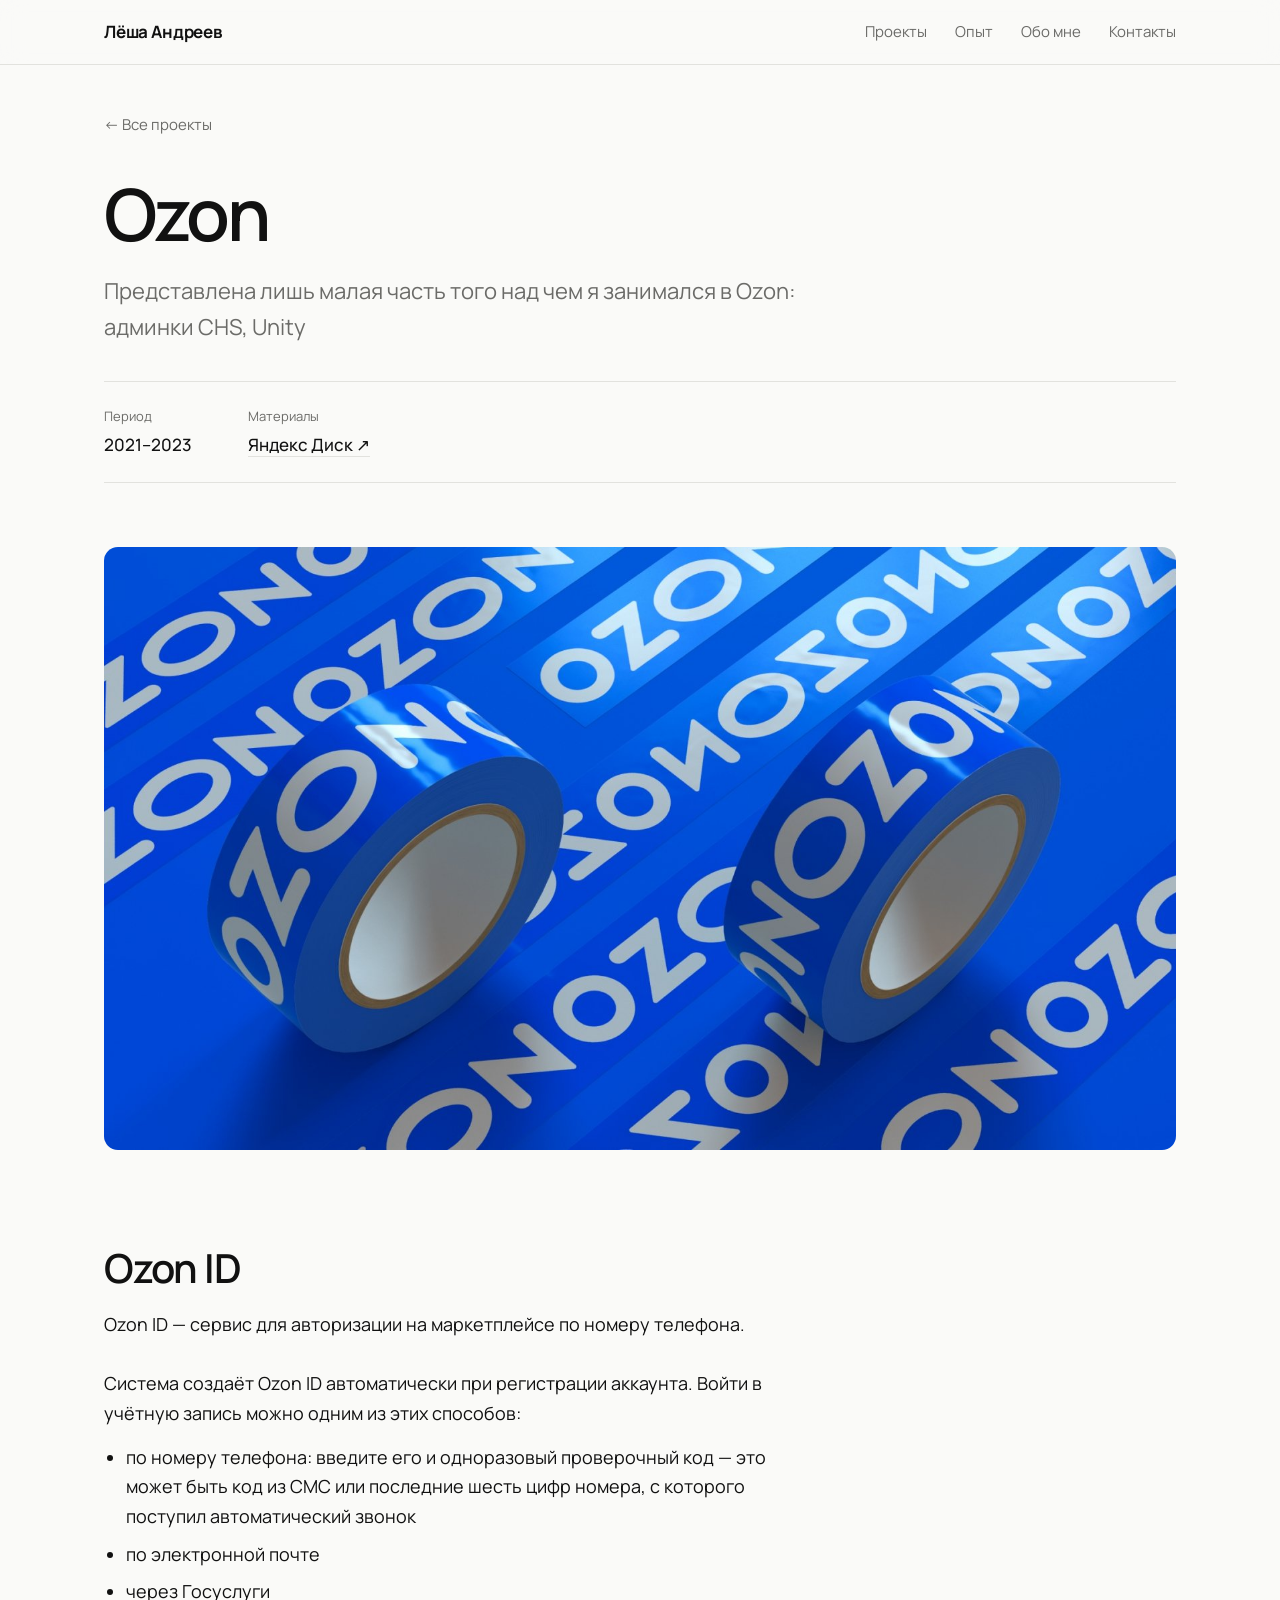
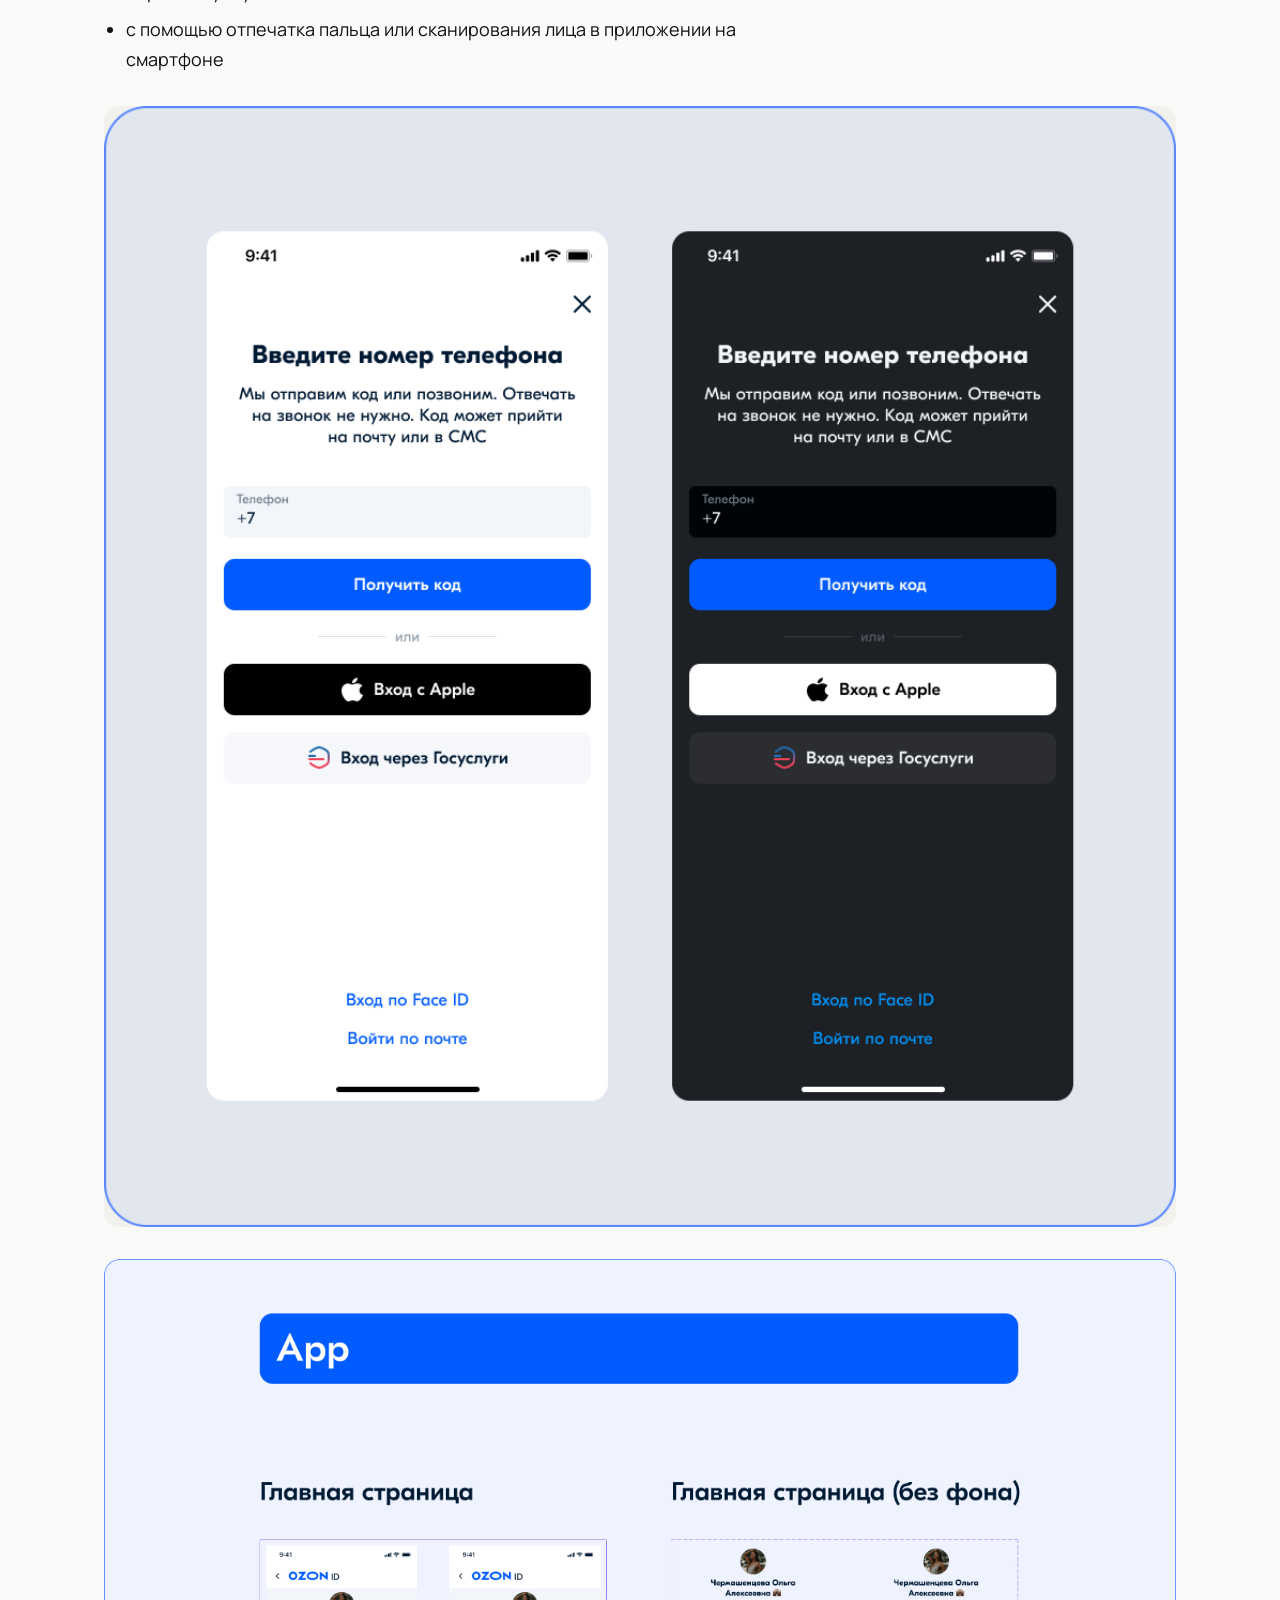
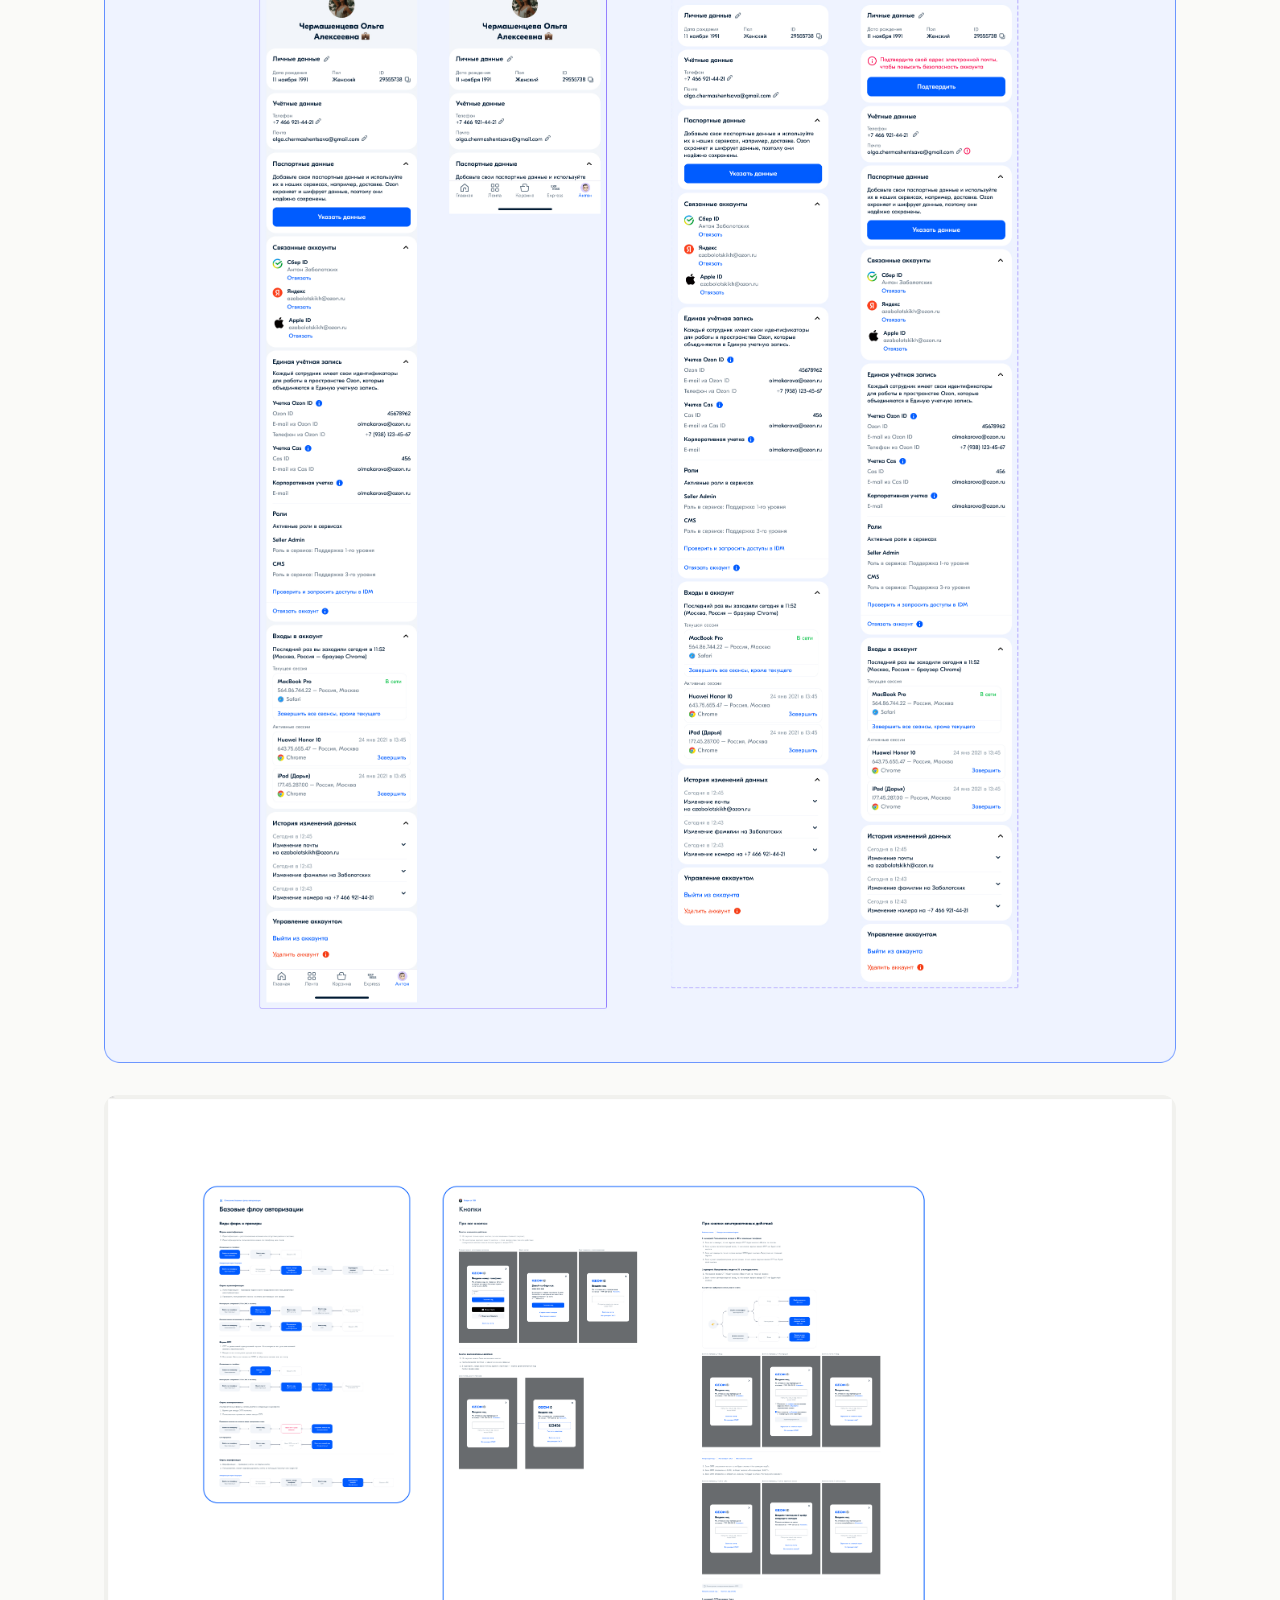
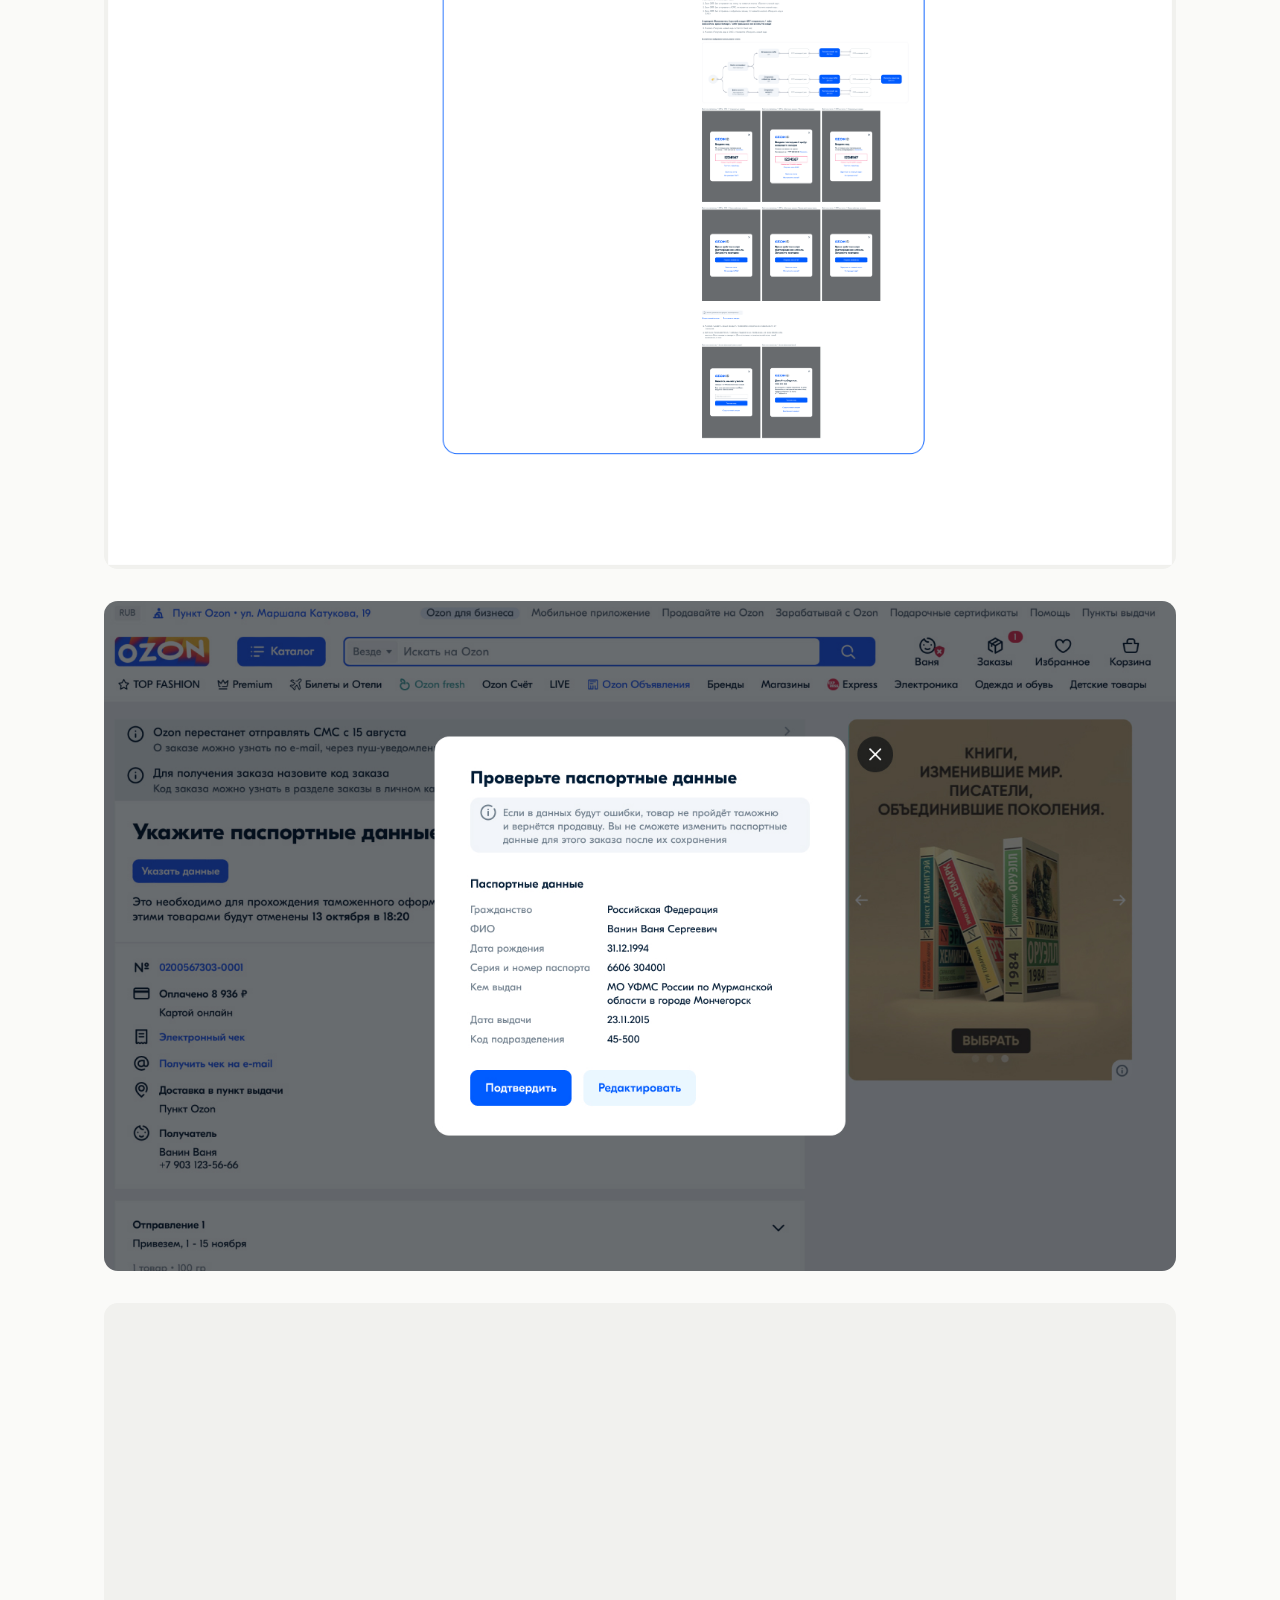
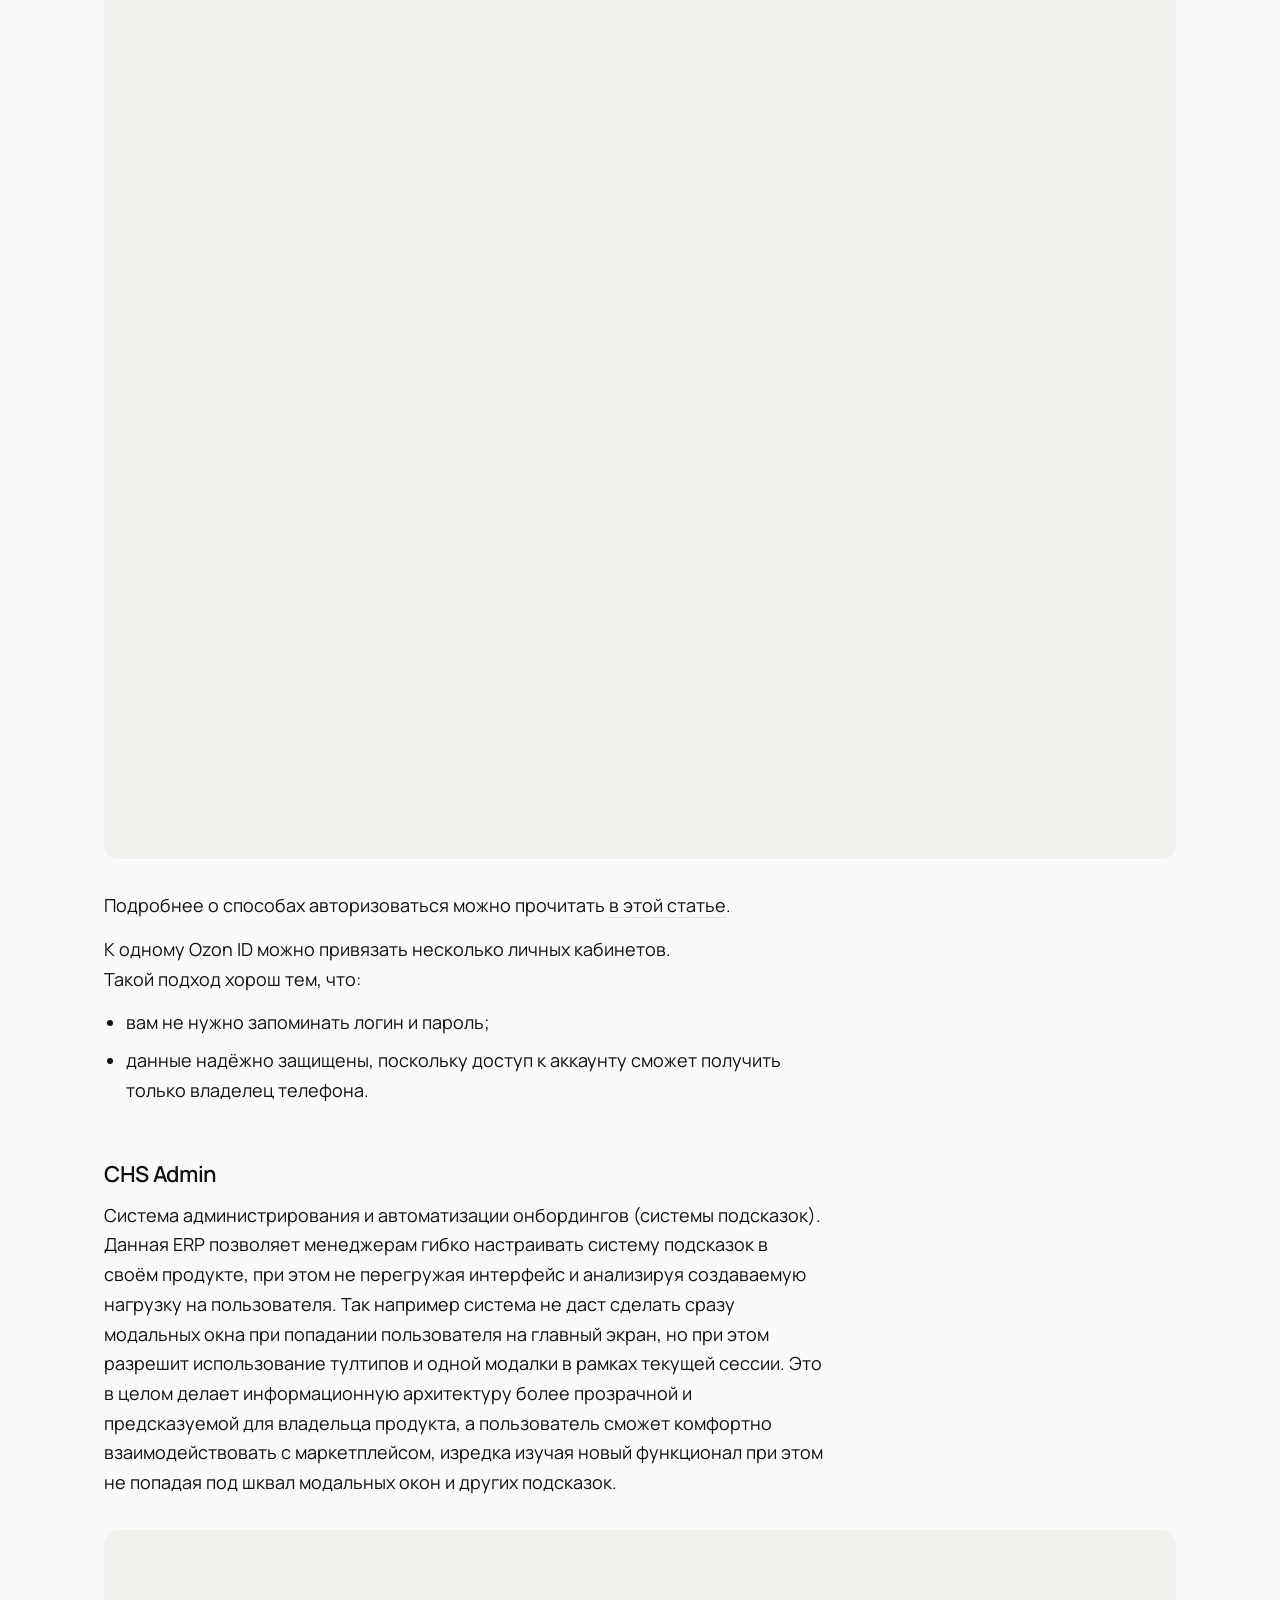
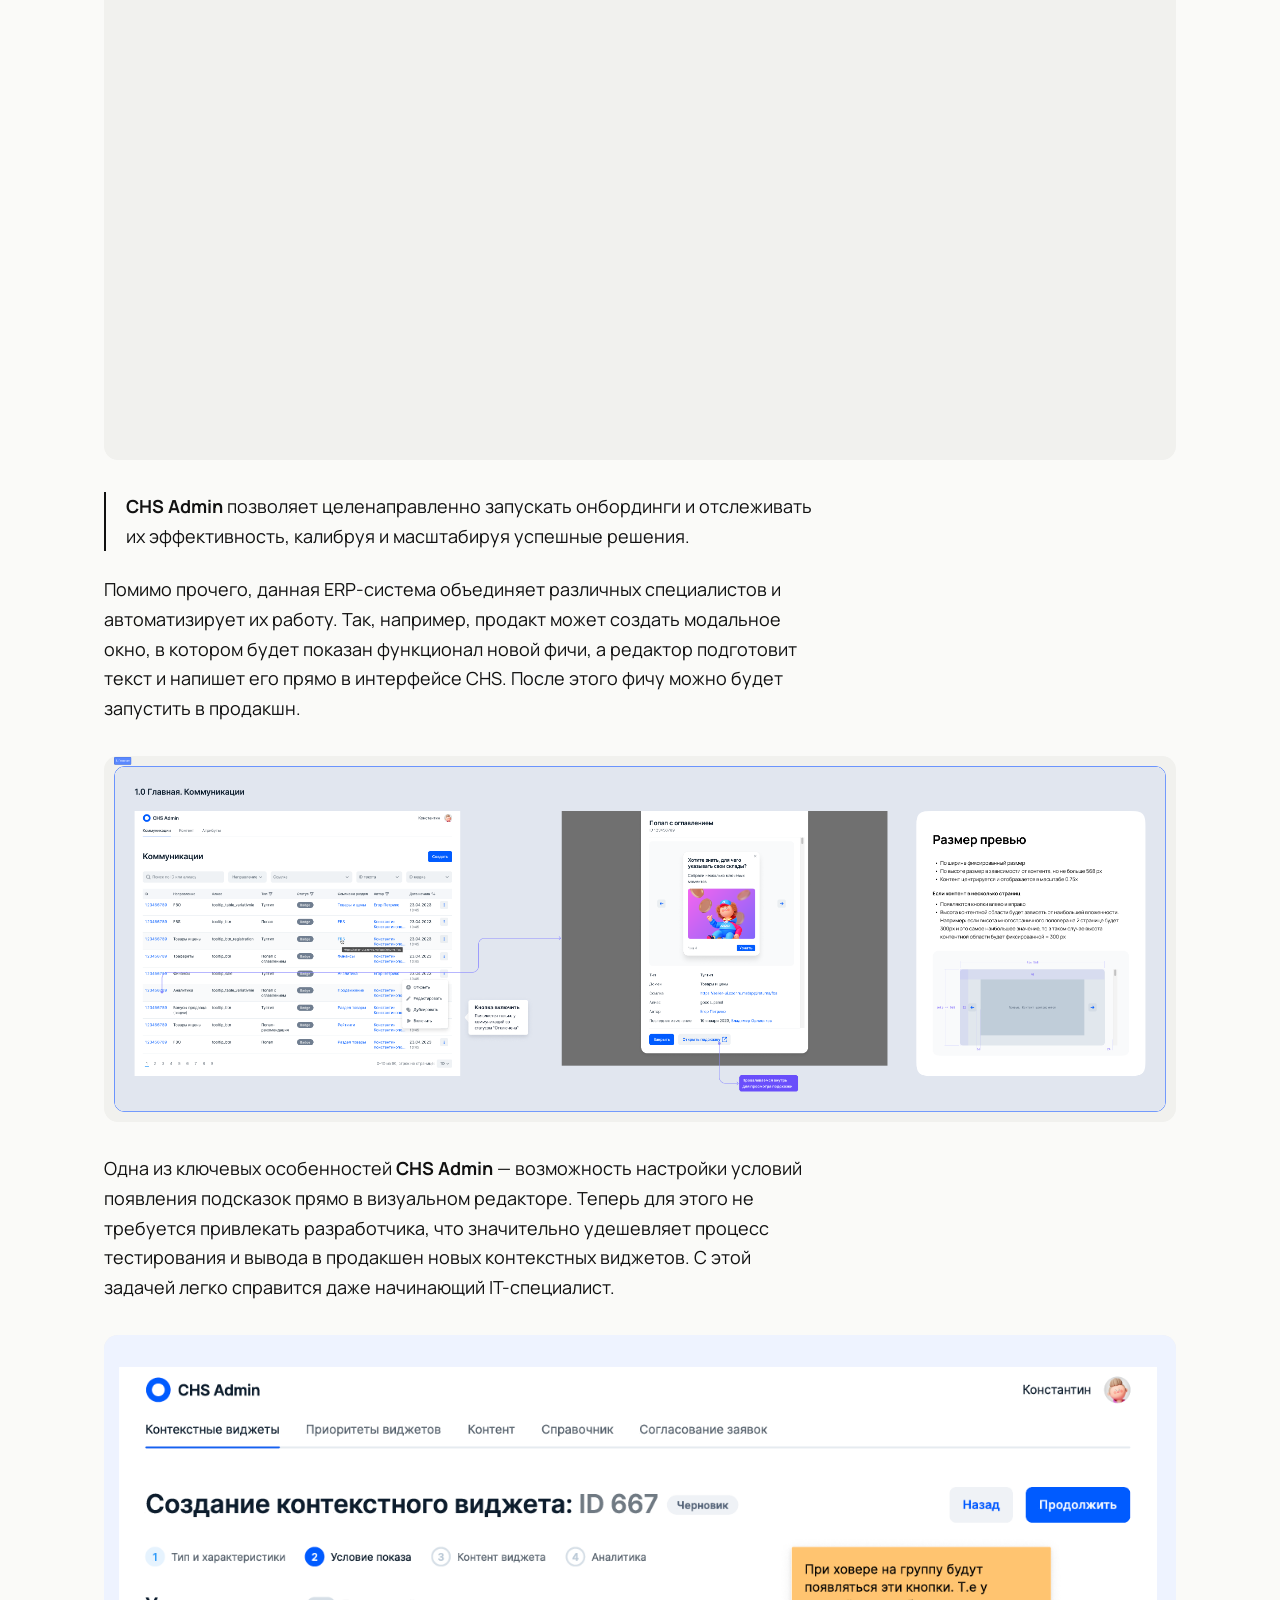
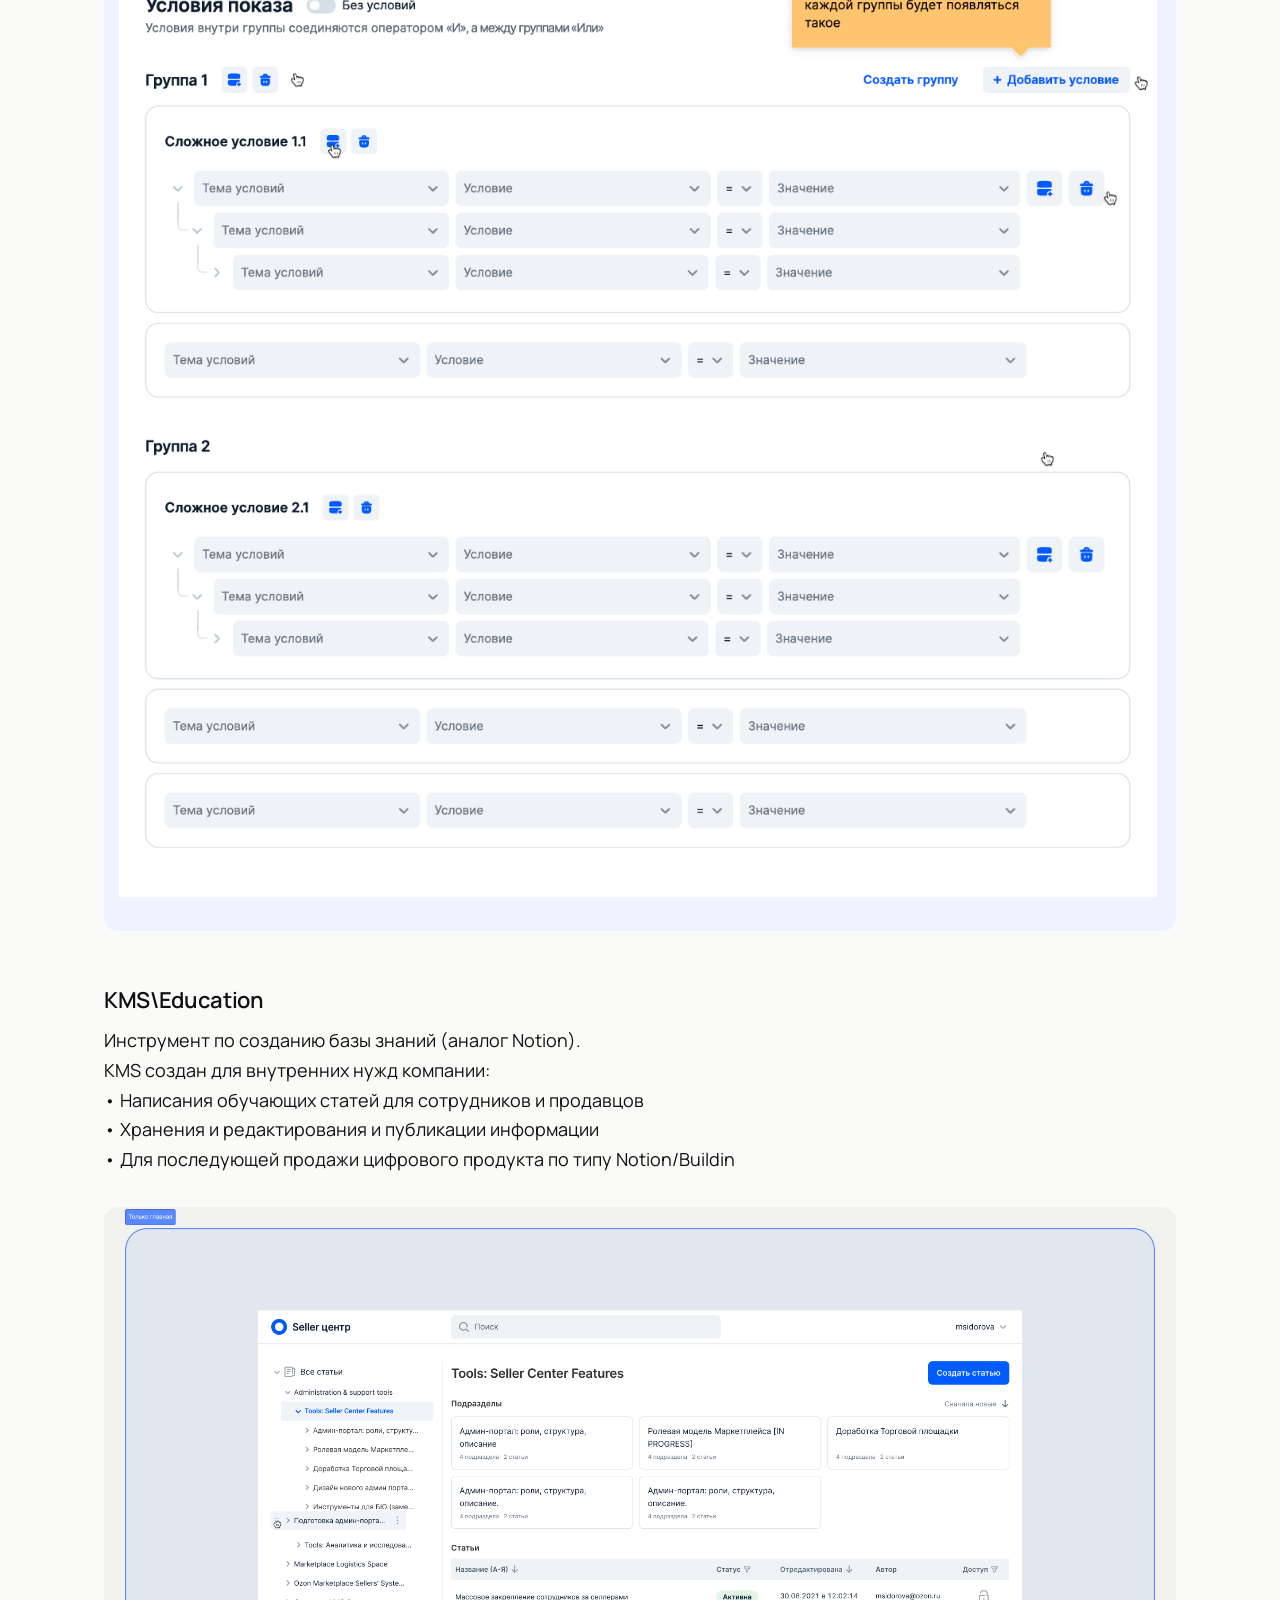
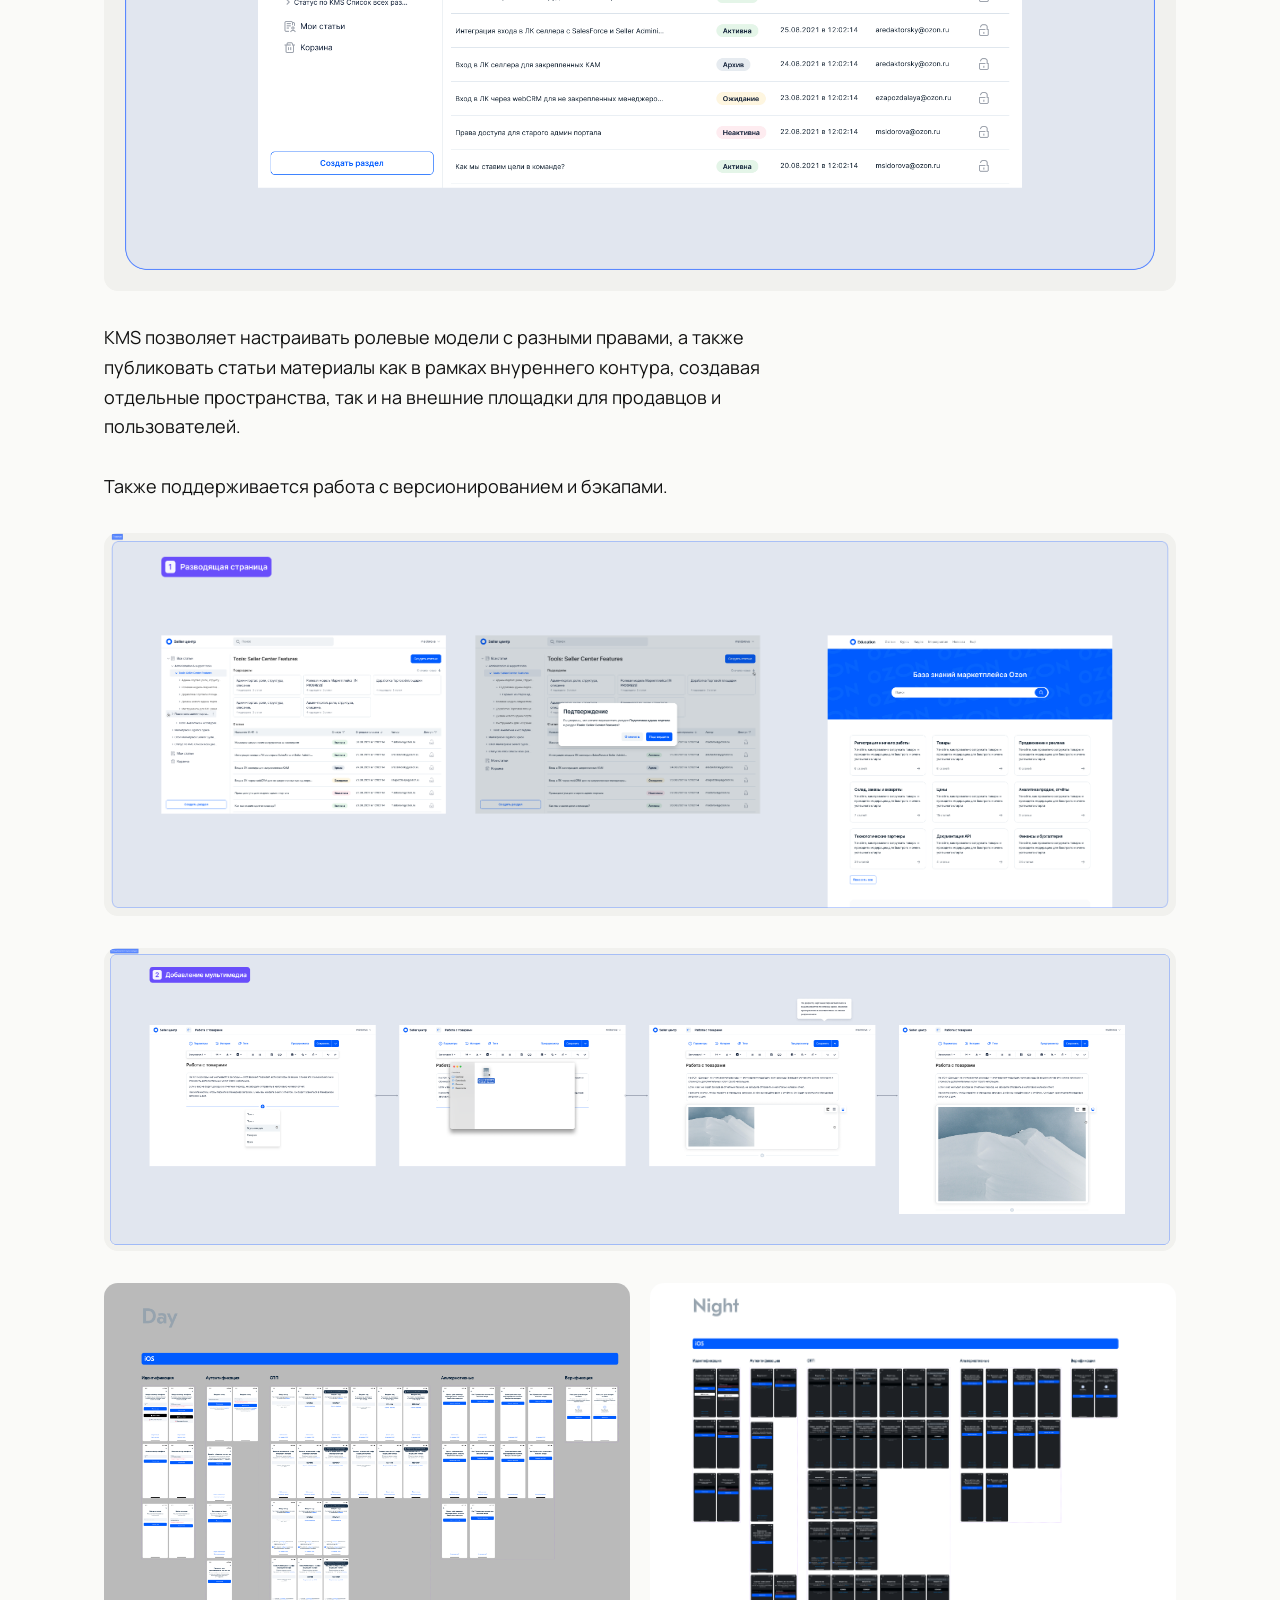
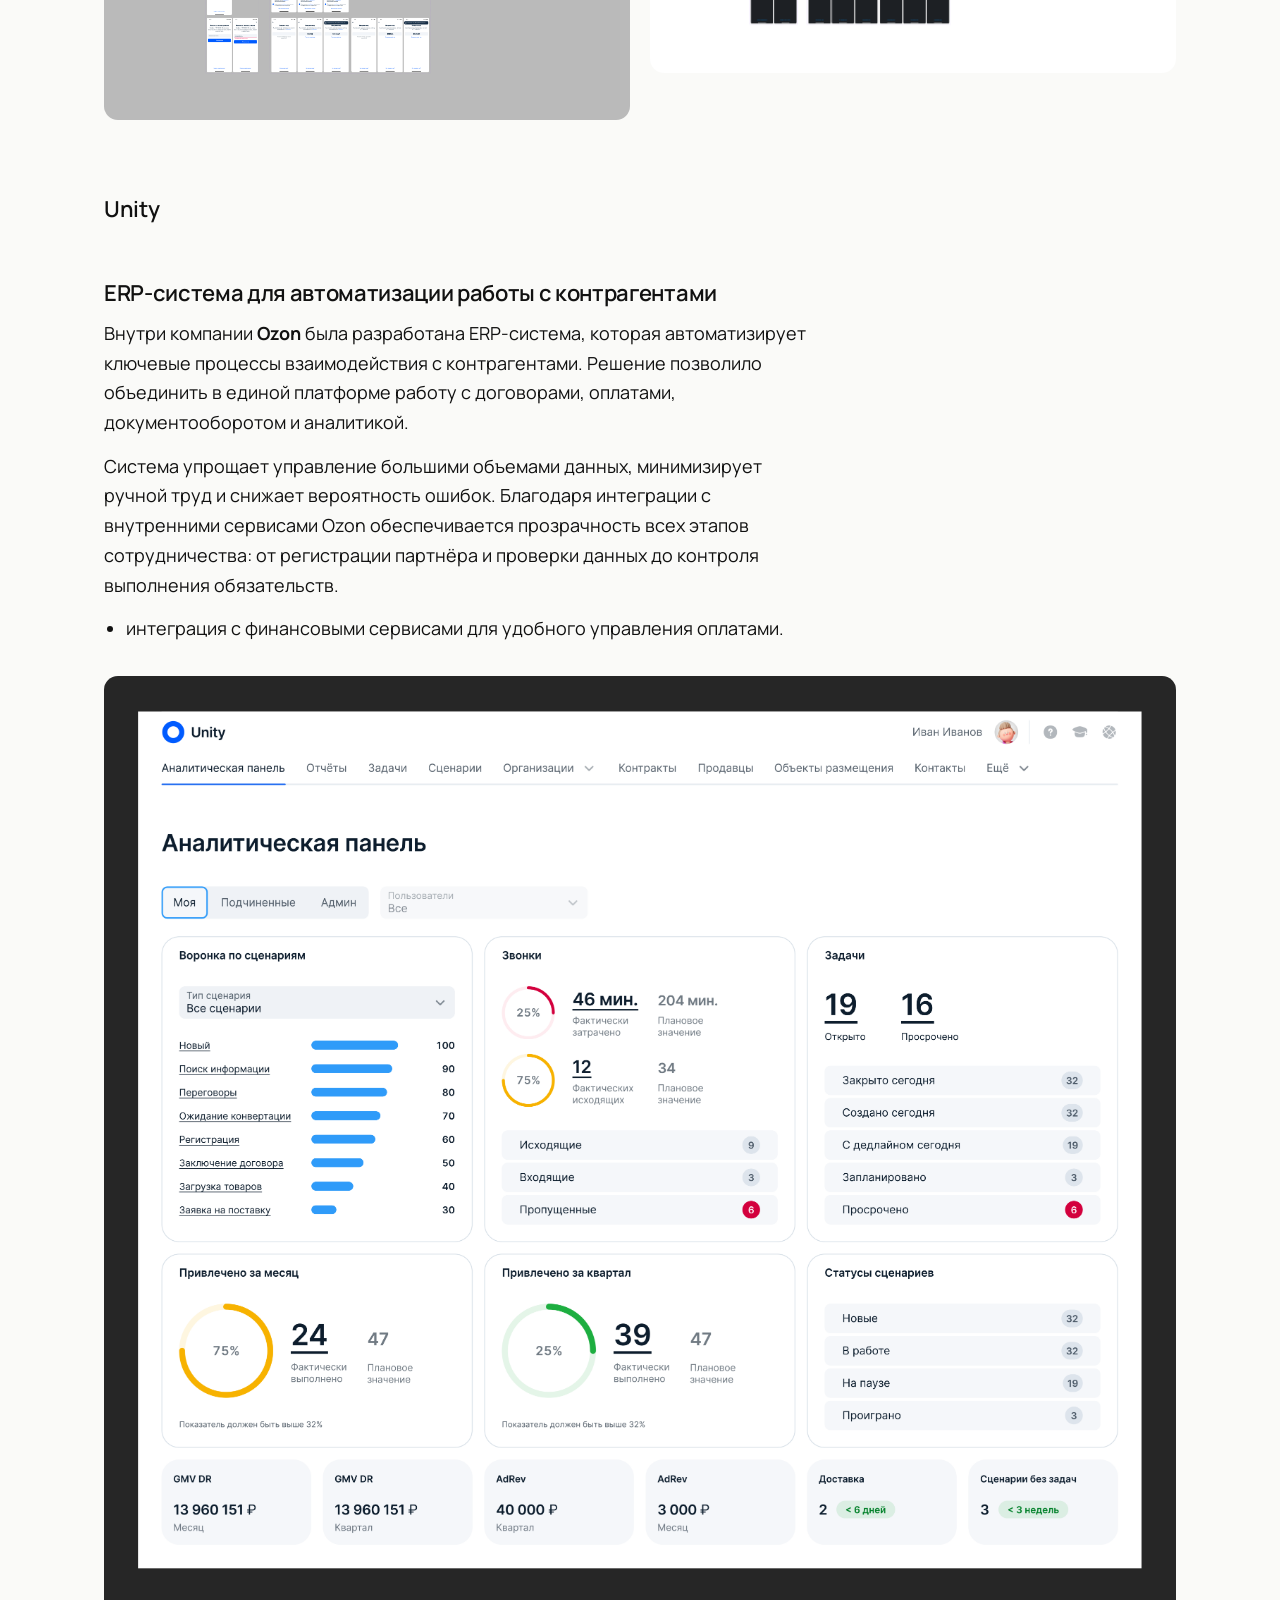
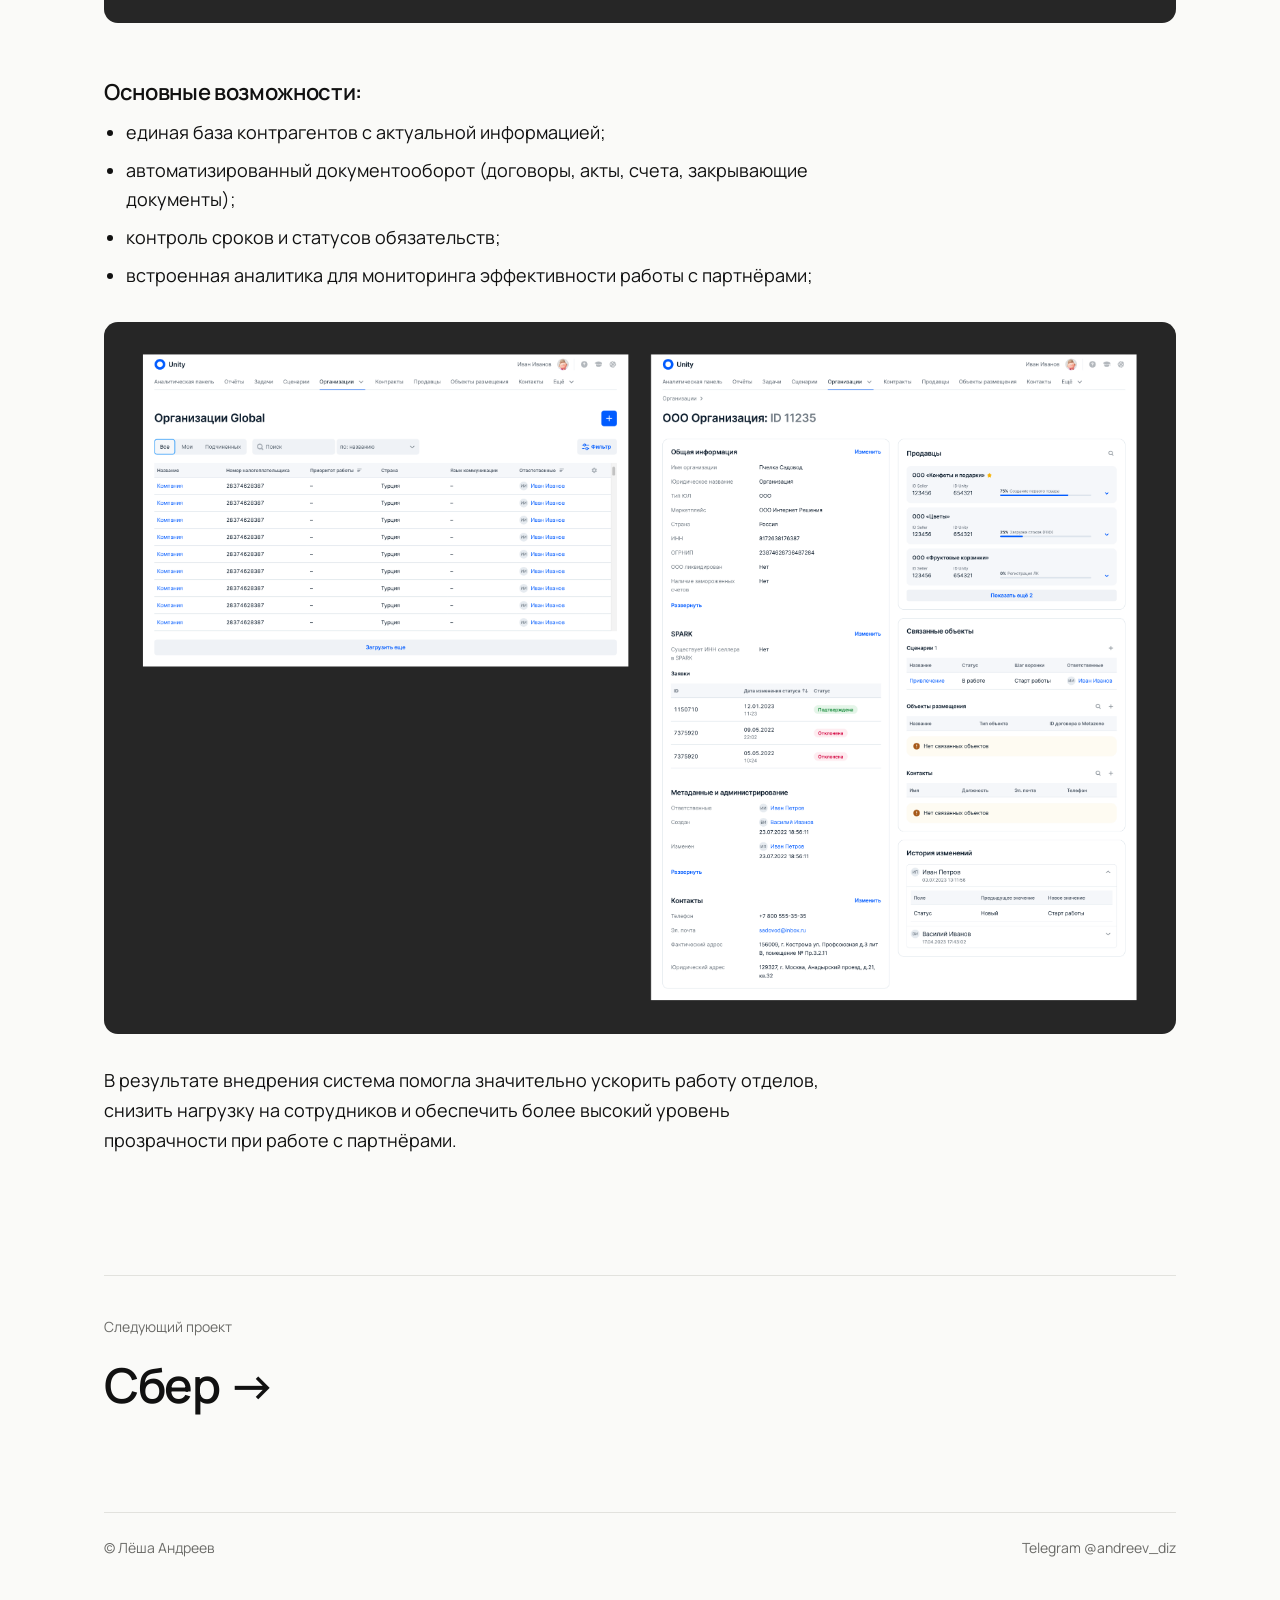
<file: ozon.html>
<!doctype html>
<html lang="ru">
<head>
<meta charset="utf-8">
<meta name="viewport" content="width=device-width, initial-scale=1">
<title>Ozon — Лёша Андреев</title>
<meta name="description" content="Представлена лишь малая часть того над чем я занимался в Ozon: админки CHS, Unity">
<link rel="preconnect" href="https://fonts.googleapis.com">
<link rel="preconnect" href="https://fonts.gstatic.com" crossorigin>
<link href="https://fonts.googleapis.com/css2?family=Manrope:wght@400;500;600;700&display=swap" rel="stylesheet">
<link rel="stylesheet" href="style.css">
<link rel="icon" href="favicon.svg" type="image/svg+xml">
<link rel="icon" href="favicon-32.png" sizes="32x32" type="image/png">
<link rel="apple-touch-icon" href="apple-touch-icon.png">
</head>
<body>

<header>
  <div class="wrap">
    <a href="index.html" class="logo">Лёша Андреев</a>
    <nav>
      <a href="index.html#projects">Проекты</a>
      <a href="index.html#experience">Опыт</a>
      <a href="index.html#about" class="hide-sm">Обо мне</a>
      <a href="index.html#contact">Контакты</a>
    </nav>
  </div>
</header>

<main class="case">
  <div class="wrap">
    <a class="back" href="index.html#projects">← Все проекты</a>
    <h1 class="case-title">Ozon</h1>
    <p class="lead">Представлена лишь малая часть того над чем я занимался в Ozon: админки CHS, Unity</p>
    <dl class="meta"><div><dt>Период</dt><dd>2021–2023</dd></div><div><dt>Материалы</dt><dd><a href="https://disk.yandex.ru/d/-BgsgknVJuMG2Q" target="_blank" rel="noopener">Яндекс Диск ↗</a></dd></div></dl>
    <div class="content">
<figure><img src="img/ozon/01.jpg" width="1600" height="900" alt="" loading="lazy"></figure>
<h2>Ozon ID</h2>
<p>Ozon ID — сервис для авторизации на маркетплейсе по номеру телефона. <br><br>Система создаёт Ozon ID автоматически при регистрации аккаунта. Войти в учётную запись можно одним из этих способов:</p>
<ul><li>по номеру телефона: введите его и одноразовый проверочный код — это может быть код из СМС или последние шесть цифр номера, с которого поступил автоматический звонок</li><li>по электронной почте</li><li>через Госуслуги</li><li>с помощью отпечатка пальца или сканирования лица в приложении на смартфоне</li></ul>
<figure><img src="img/ozon/02.png" width="1002" height="1047" alt="" loading="lazy"></figure>
<figure><img src="img/ozon/03.jpg" width="2663" height="3490" alt="" loading="lazy"></figure>
<figure><img src="img/ozon/04.png" width="10582" height="10601" alt="" loading="lazy"></figure>
<figure><img src="img/ozon/05.jpg" width="1440" height="900" alt="" loading="lazy"></figure>
<figure><img src="img/ozon/06.png" width="1956" height="2109" alt="" loading="lazy"></figure>
<p>Подробнее о способах авторизоваться можно прочитать <a href="https://docs.ozon.ru/common/my-settings/my-account/?country=RU#%d0%ba%d0%b0%d0%ba-%d0%b2%d0%be%d0%b9%d1%82%d0%b8-%d0%bd%d0%b0-ozon" target="_blank" rel="noopener">в этой статье</a>.</p>
<p>К одному Ozon ID можно привязать несколько личных кабинетов. <br>Такой подход хорош тем, что:</p>
<ul><li>вам не нужно запоминать логин и пароль;</li><li>данные надёжно защищены, поскольку доступ к аккаунту сможет получить только владелец телефона.</li></ul>
<h3>CHS Admin</h3>
<p>Система администрирования и автоматизации онбордингов (системы подсказок). <br>Данная ERP позволяет менеджерам гибко настраивать систему подсказок в своём продукте, при этом не перегружая интерфейс и анализируя создаваемую нагрузку на пользователя. Так например система не даст сделать сразу модальных окна при попадании пользователя на главный экран, но при этом разрешит использование тултипов и одной модалки в рамках текущей сессии. Это в целом делает информационную архитектуру более прозрачной и предсказуемой для владельца продукта, а пользователь сможет комфортно взаимодействовать с маркетплейсом, изредка изучая новый функционал при этом не попадая под шквал модальных окон и других подсказок.</p>
<figure><img src="img/ozon/07.png" width="2968" height="1468" alt="" loading="lazy"></figure>
<blockquote><strong>CHS Admin</strong> позволяет целенаправленно запускать онбординги и отслеживать их эффективность, калибруя и масштабируя успешные решения.</blockquote>
<p>Помимо прочего, данная ERP-система объединяет различных специалистов и автоматизирует их работу. Так, например, продакт может создать модальное окно, в котором будет показан функционал новой фичи, а редактор подготовит текст и напишет его прямо в интерфейсе CHS. После этого фичу можно будет запустить в продакшн.</p>
<figure><img src="img/ozon/08.png" width="4211" height="1440" alt="" loading="lazy"></figure>
<p>Одна из ключевых особенностей <strong>CHS Admin</strong> — возможность настройки условий появления подсказок прямо в визуальном редакторе. Теперь для этого не требуется привлекать разработчика, что значительно удешевляет процесс тестирования и вывода в продакшен новых контекстных виджетов. С этой задачей легко справится даже начинающий IT-специалист.</p>
<figure><img src="img/ozon/09.png" width="1348" height="1504" alt="" loading="lazy"></figure>
<h3>KMS\Education</h3>
<p>Инструмент по созданию базы знаний (аналог Notion). <br>KMS создан для внутренних нужд компании: <br>• Написания обучающих статей для сотрудников и продавцов<br>• Хранения и редактирования и публикации информации<br>• Для последующей продажи цифрового продукта по типу Notion/Buildin</p>
<figure><img src="img/ozon/10.png" width="4040" height="2580" alt="" loading="lazy"></figure>
<p>KMS позволяет настраивать ролевые модели с разными правами, а также публиковать статьи материалы как в рамках внуреннего контура, создавая отдельные пространства, так и на внешние площадки для продавцов и пользователей. <br><br>Также поддерживается работа с версионированием и бэкапами.</p>
<figure><img src="img/ozon/11.png" width="10850" height="3868" alt="" loading="lazy"></figure>
<figure><img src="img/ozon/12.png" width="13648" height="3868" alt="" loading="lazy"></figure>
<div class="cols cols-2"><div><figure><img src="img/ozon/13.png" width="7862" height="6526" alt="" loading="lazy"></figure></div><div><figure><img src="img/ozon/14.png" width="8802" height="6526" alt="" loading="lazy"></figure></div></div>
<h3>Unity</h3>
<h3>ERP-система для автоматизации работы с контрагентами</h3>
<p>Внутри компании <strong>Ozon</strong> была разработана ERP-система, которая автоматизирует ключевые процессы взаимодействия с контрагентами. Решение позволило объединить в единой платформе работу с договорами, оплатами, документооборотом и аналитикой.</p>
<p>Система упрощает управление большими объемами данных, минимизирует ручной труд и снижает вероятность ошибок. Благодаря интеграции с внутренними сервисами Ozon обеспечивается прозрачность всех этапов сотрудничества: от регистрации партнёра и проверки данных до контроля выполнения обязательств.</p>
<ul><li>интеграция с финансовыми сервисами для удобного управления оплатами.</li></ul>
<figure><img src="img/ozon/15.png" width="6081" height="5370" alt="" loading="lazy"></figure>
<h3>Основные возможности:</h3>
<ul><li>единая база контрагентов с актуальной информацией;</li><li>автоматизированный документооборот (договоры, акты, счета, закрывающие документы);</li><li>контроль сроков и статусов обязательств;</li><li>встроенная аналитика для мониторинга эффективности работы с партнёрами;</li></ul>
<figure><img src="img/ozon/16.png" width="12568" height="8345" alt="" loading="lazy"></figure>
<p>В результате внедрения система помогла значительно ускорить работу отделов, снизить нагрузку на сотрудников и обеспечить более высокий уровень прозрачности при работе с партнёрами.</p>
    </div>
    <a class="next" href="sber.html"><span>Следующий проект</span>Сбер →</a>
    <footer>
      <span>© Лёша Андреев</span>
      <a href="https://t.me/andreev_diz" target="_blank" rel="noopener">Telegram @andreev_diz</a>
    </footer>
  </div>
</main>
</body>
</html>
</file>
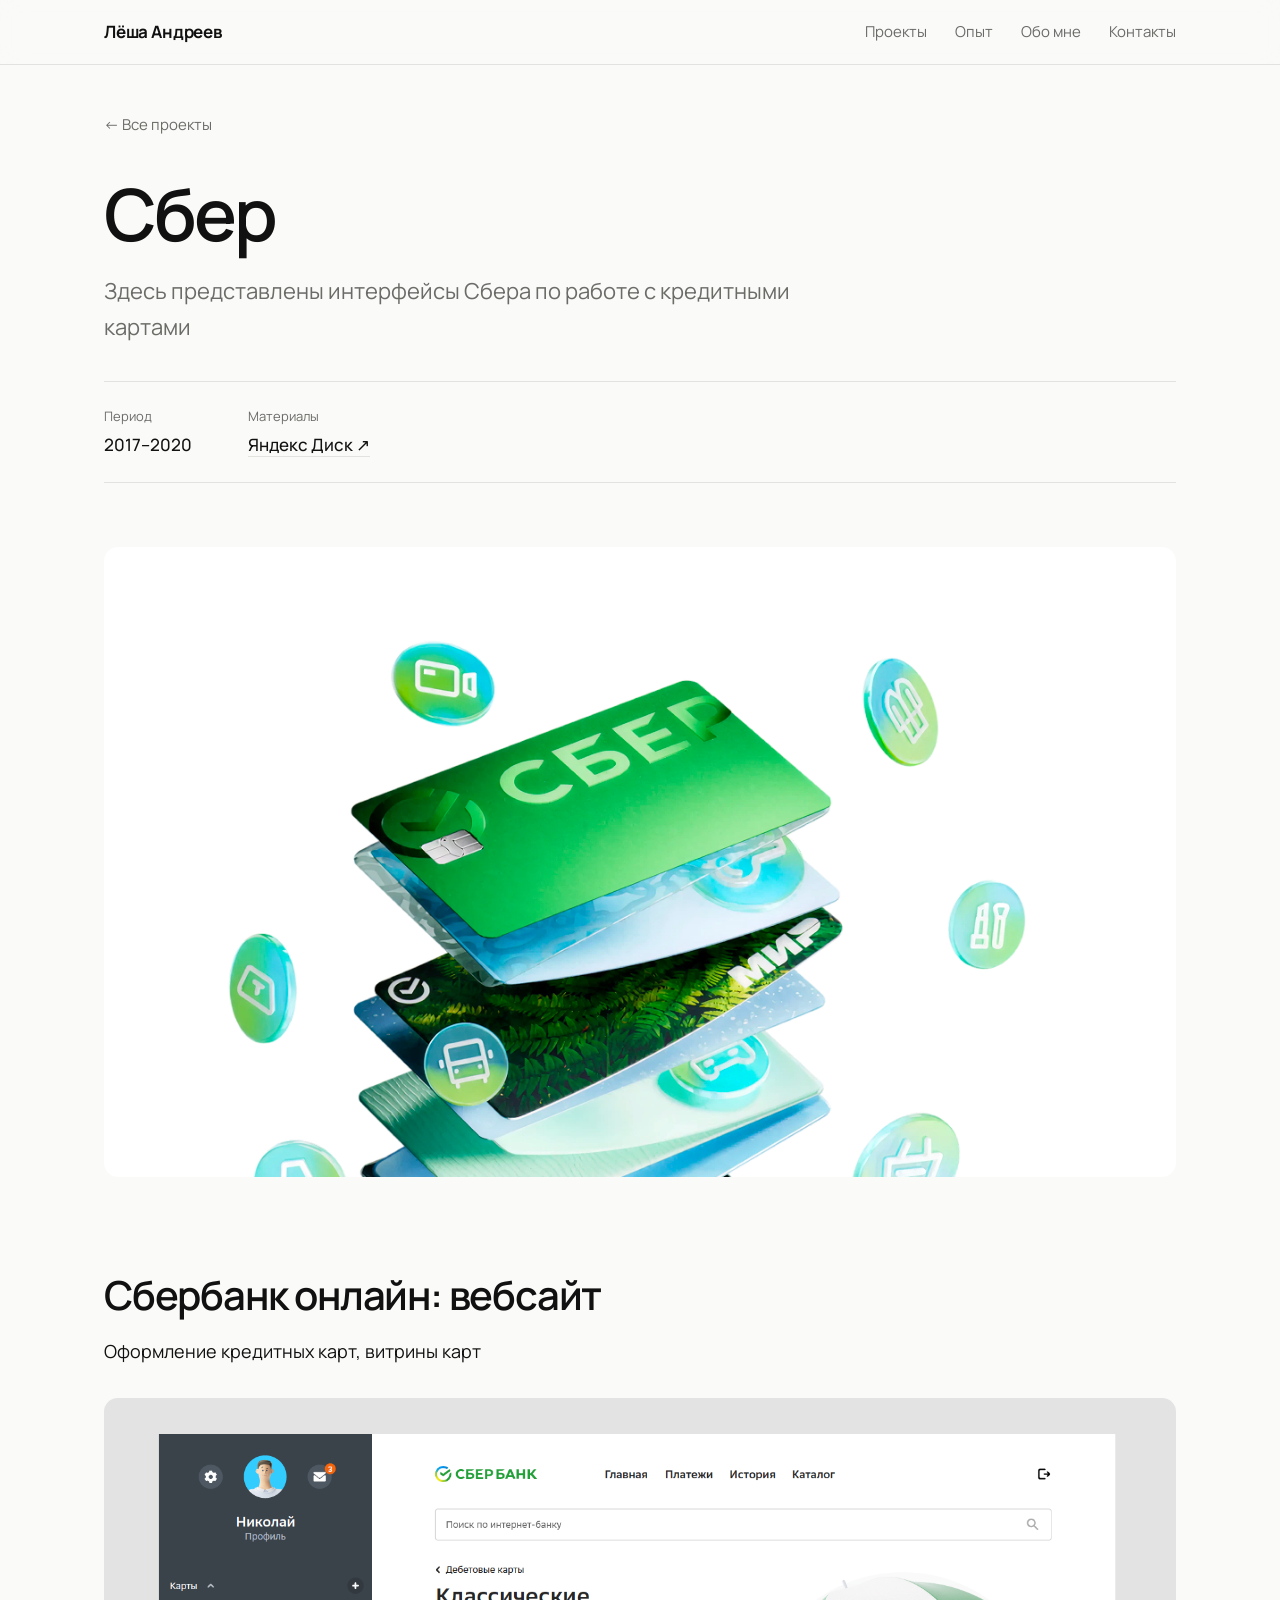
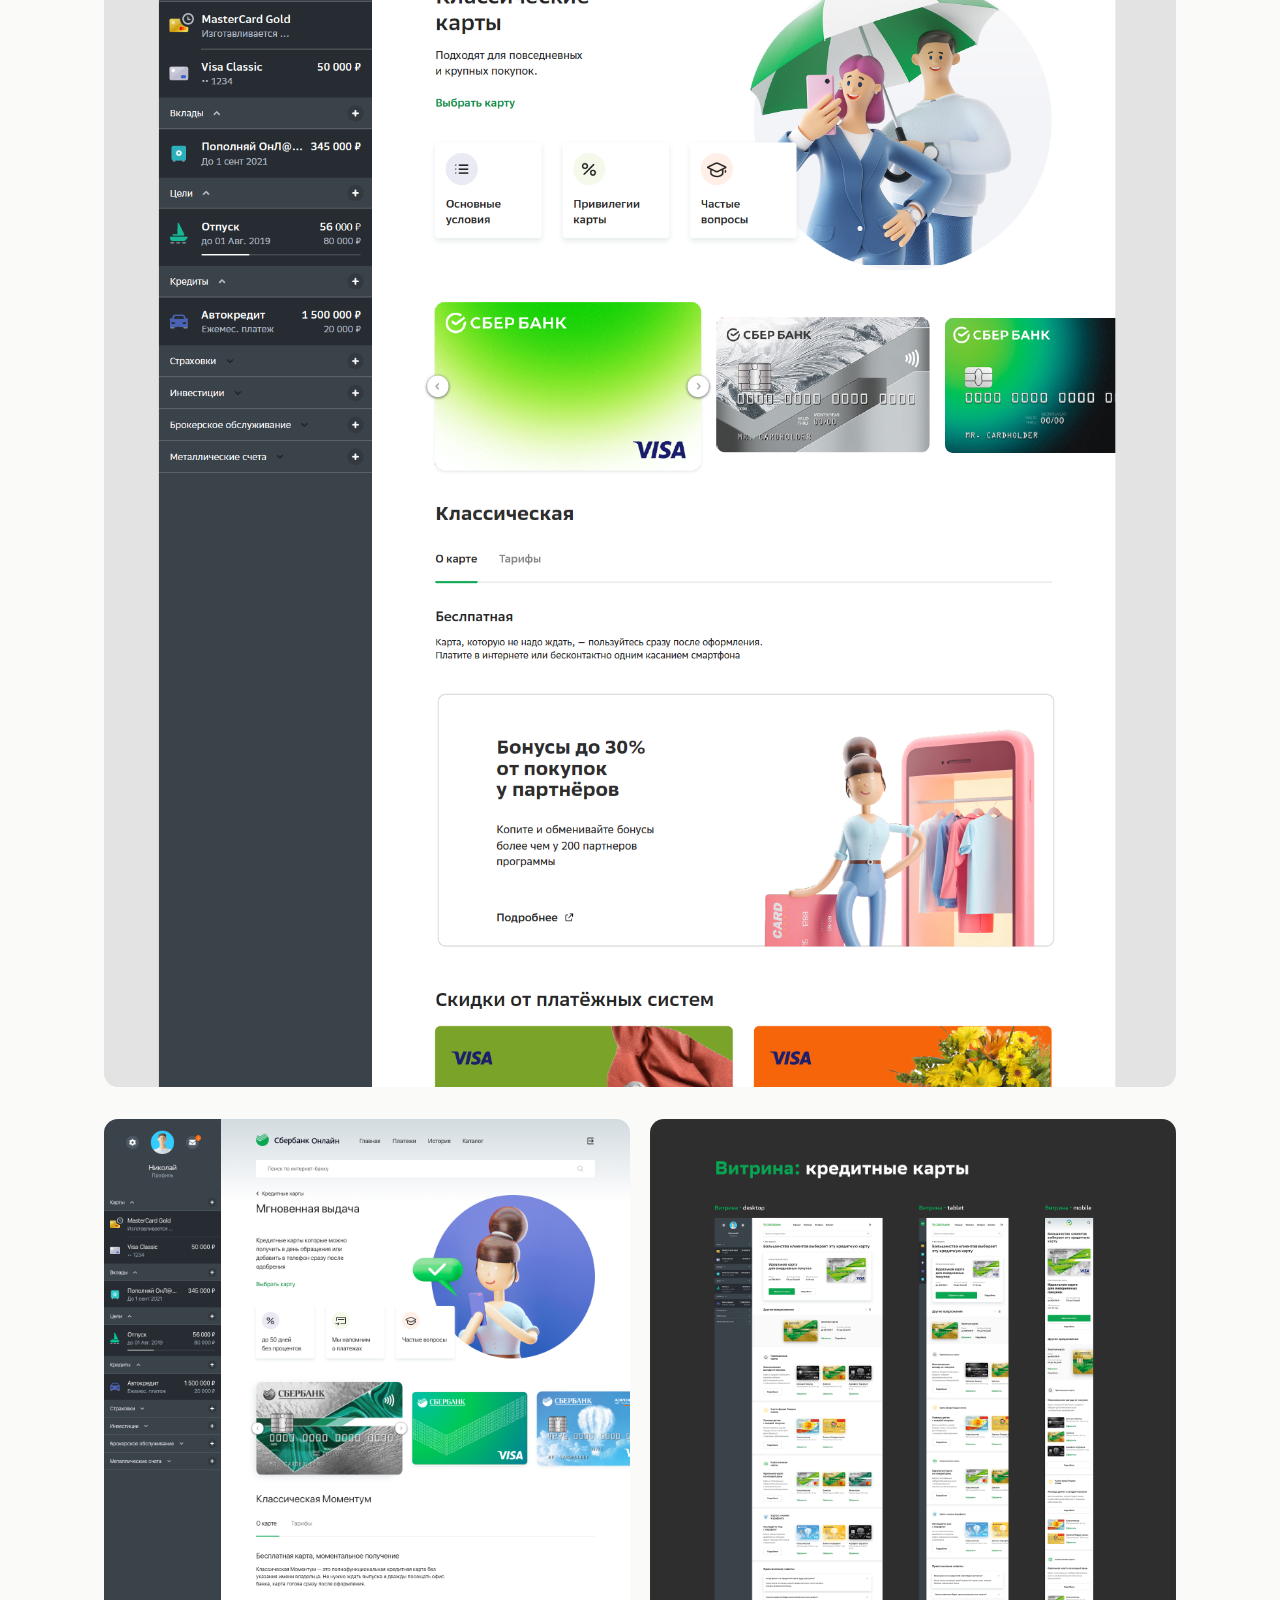
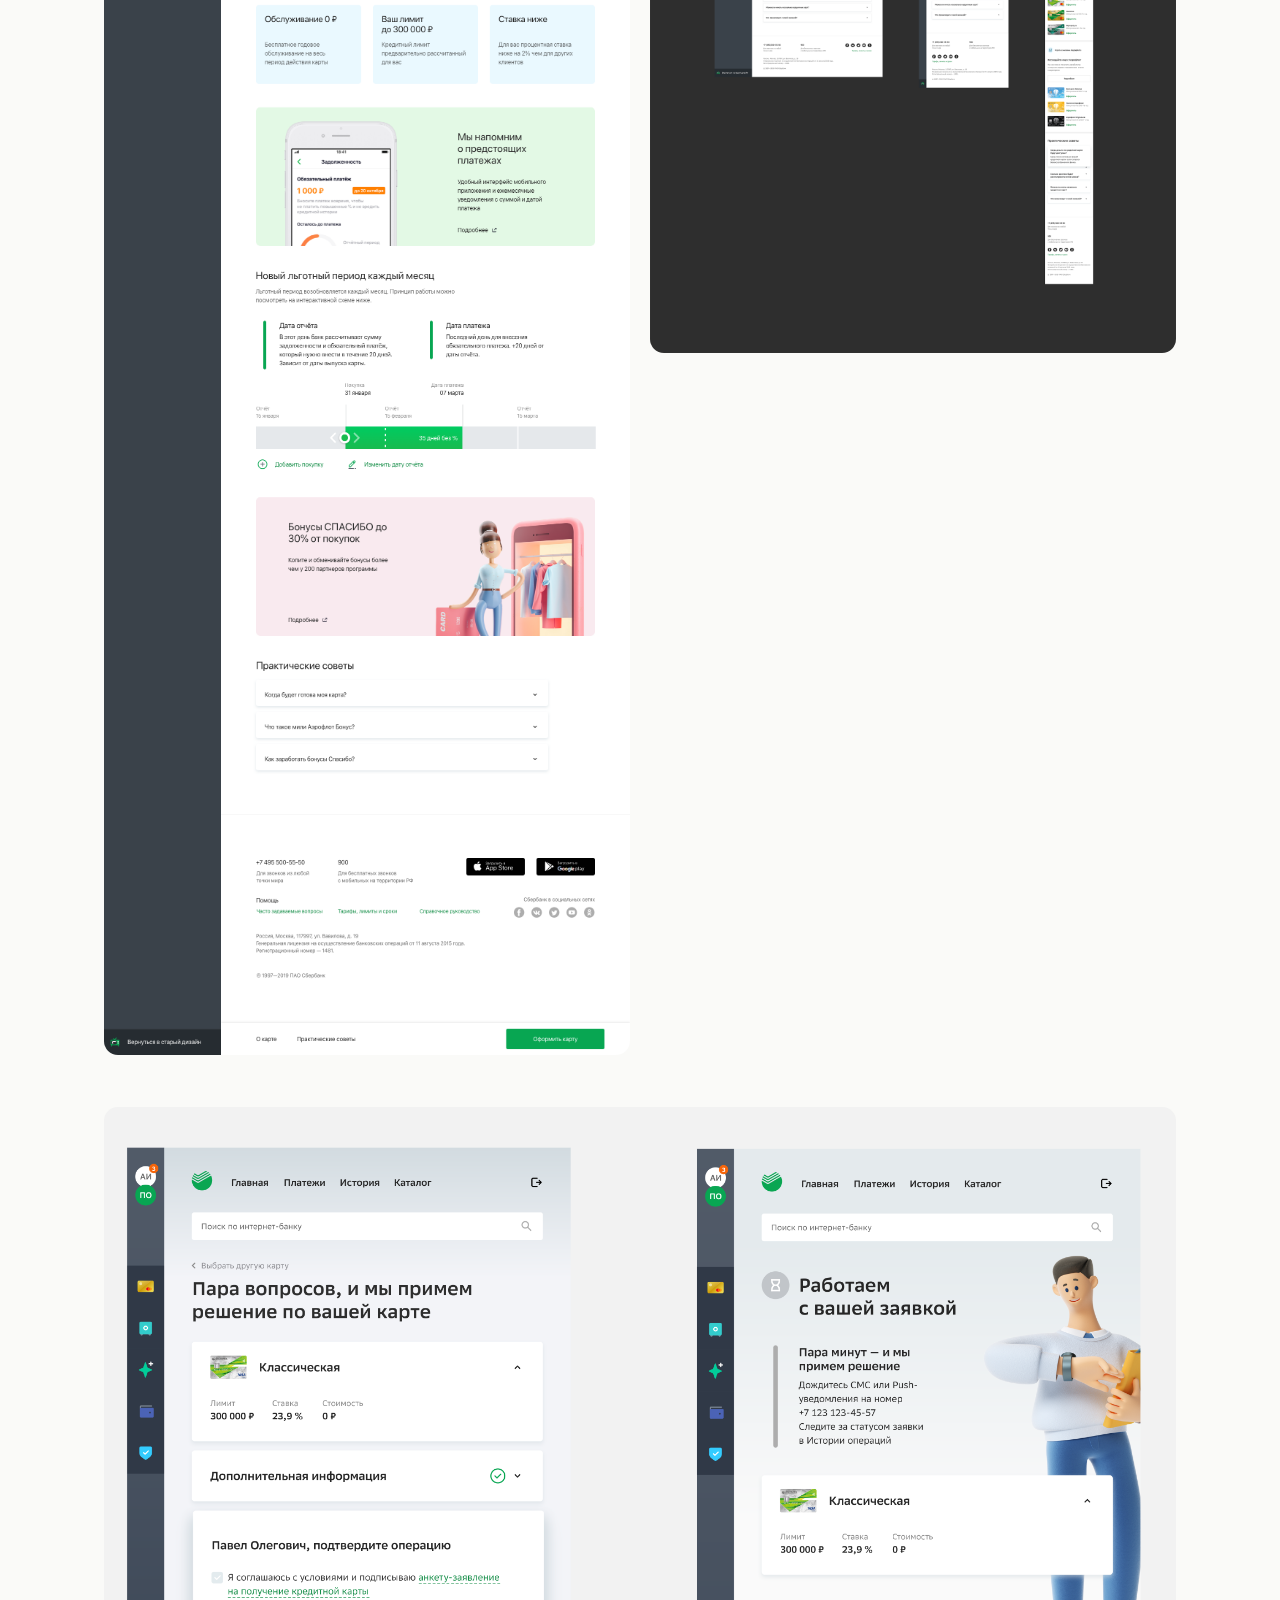
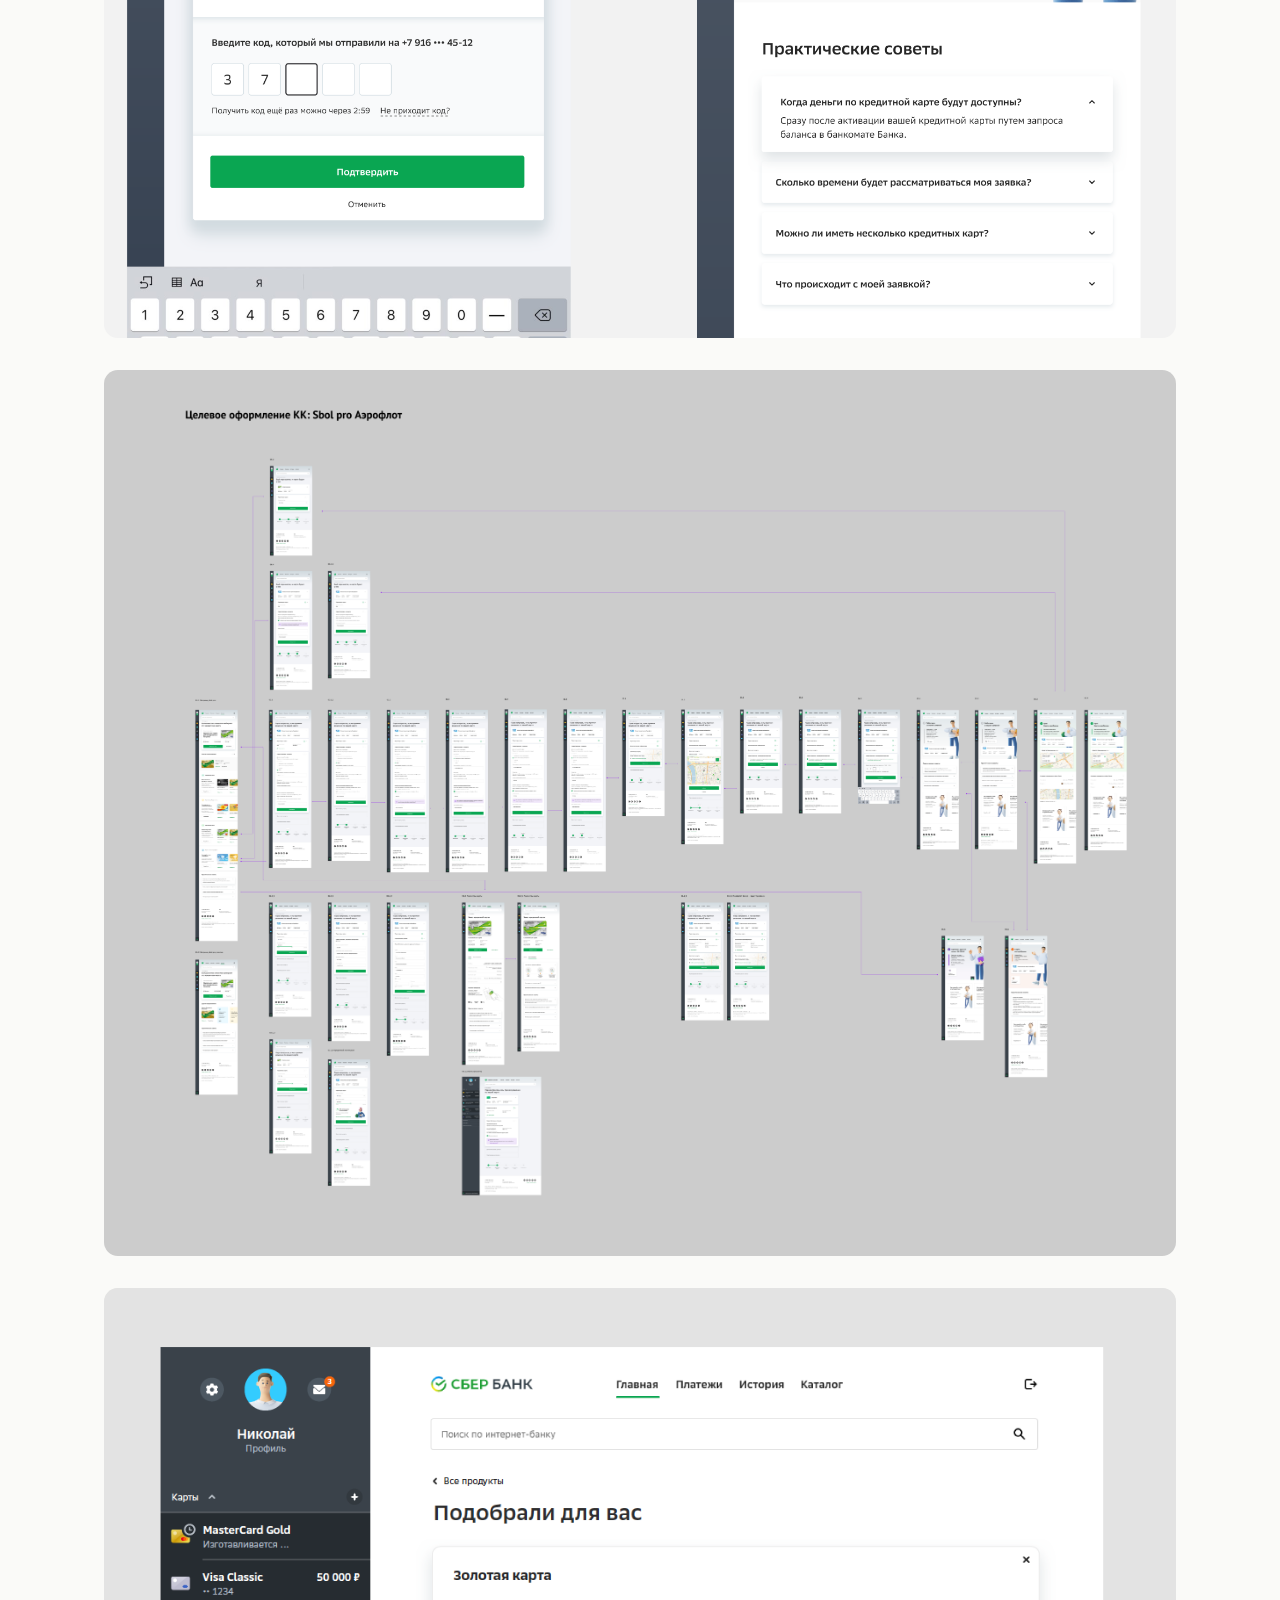
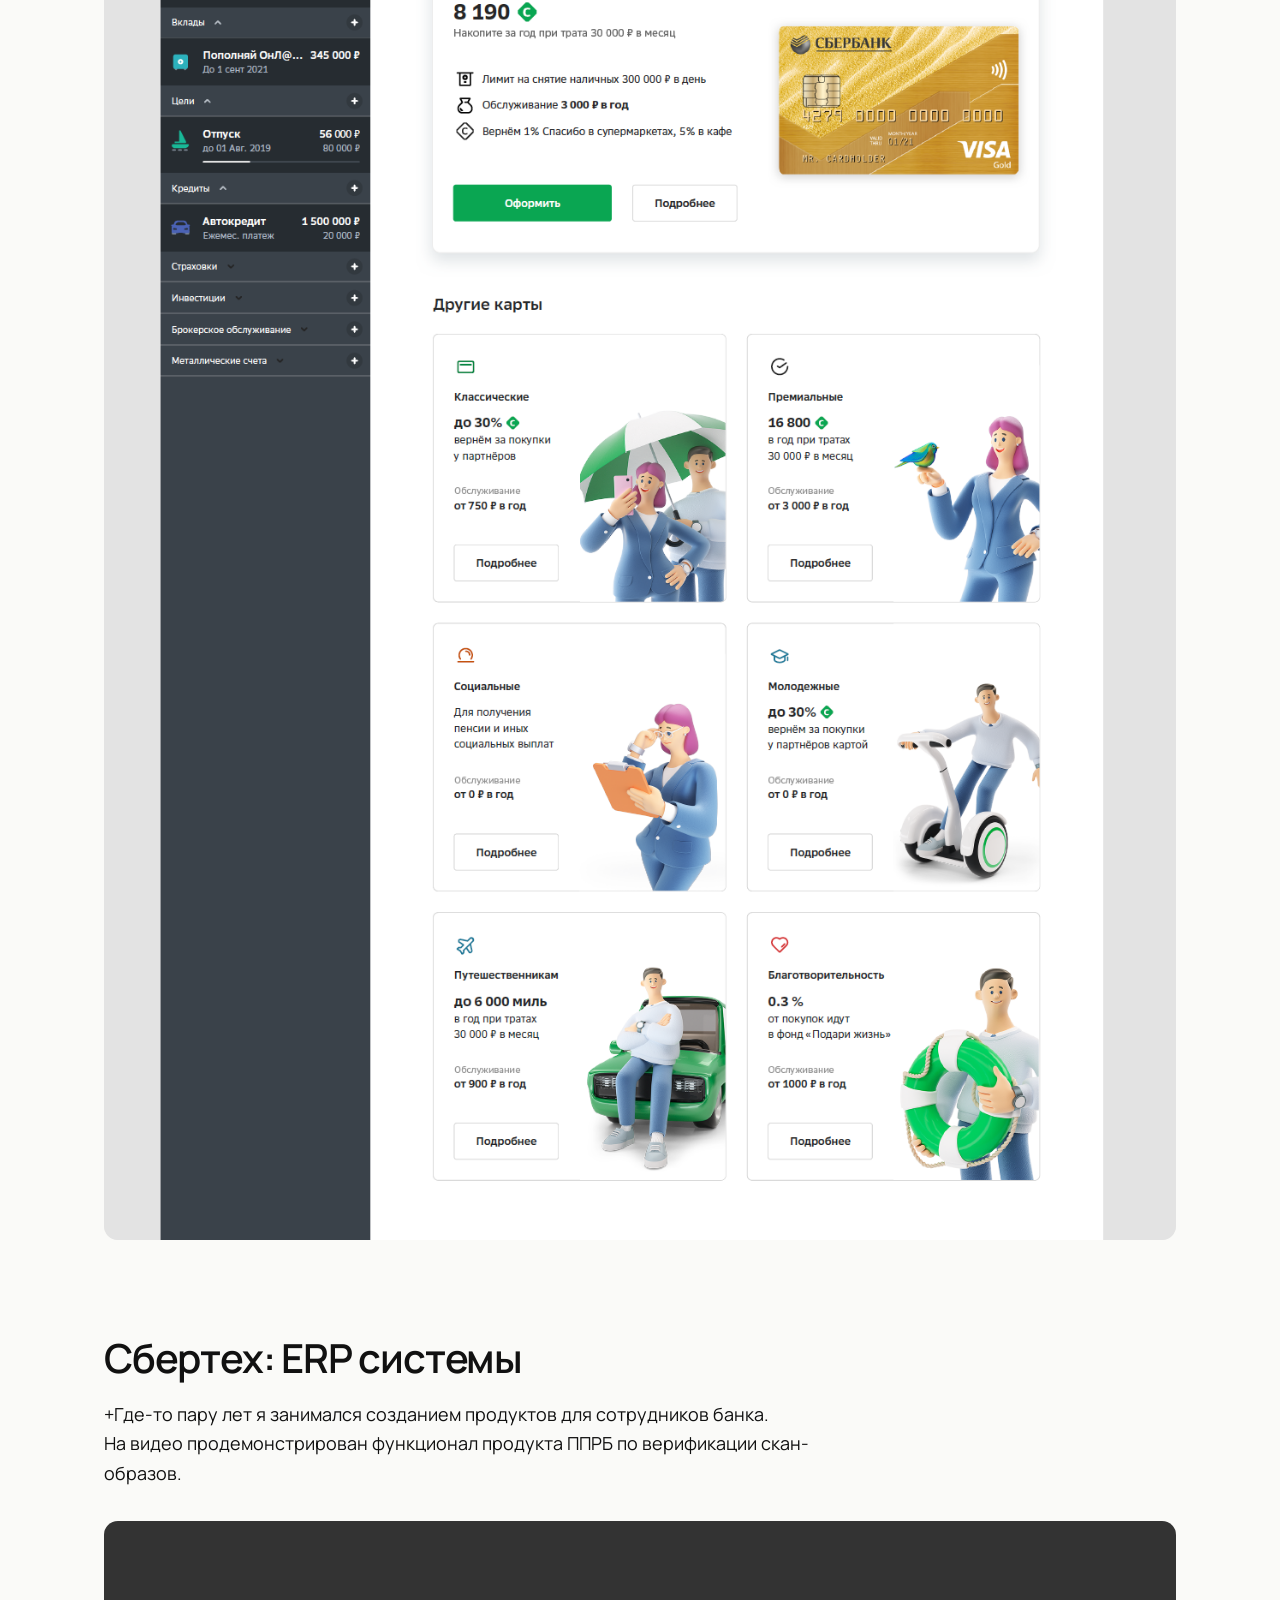
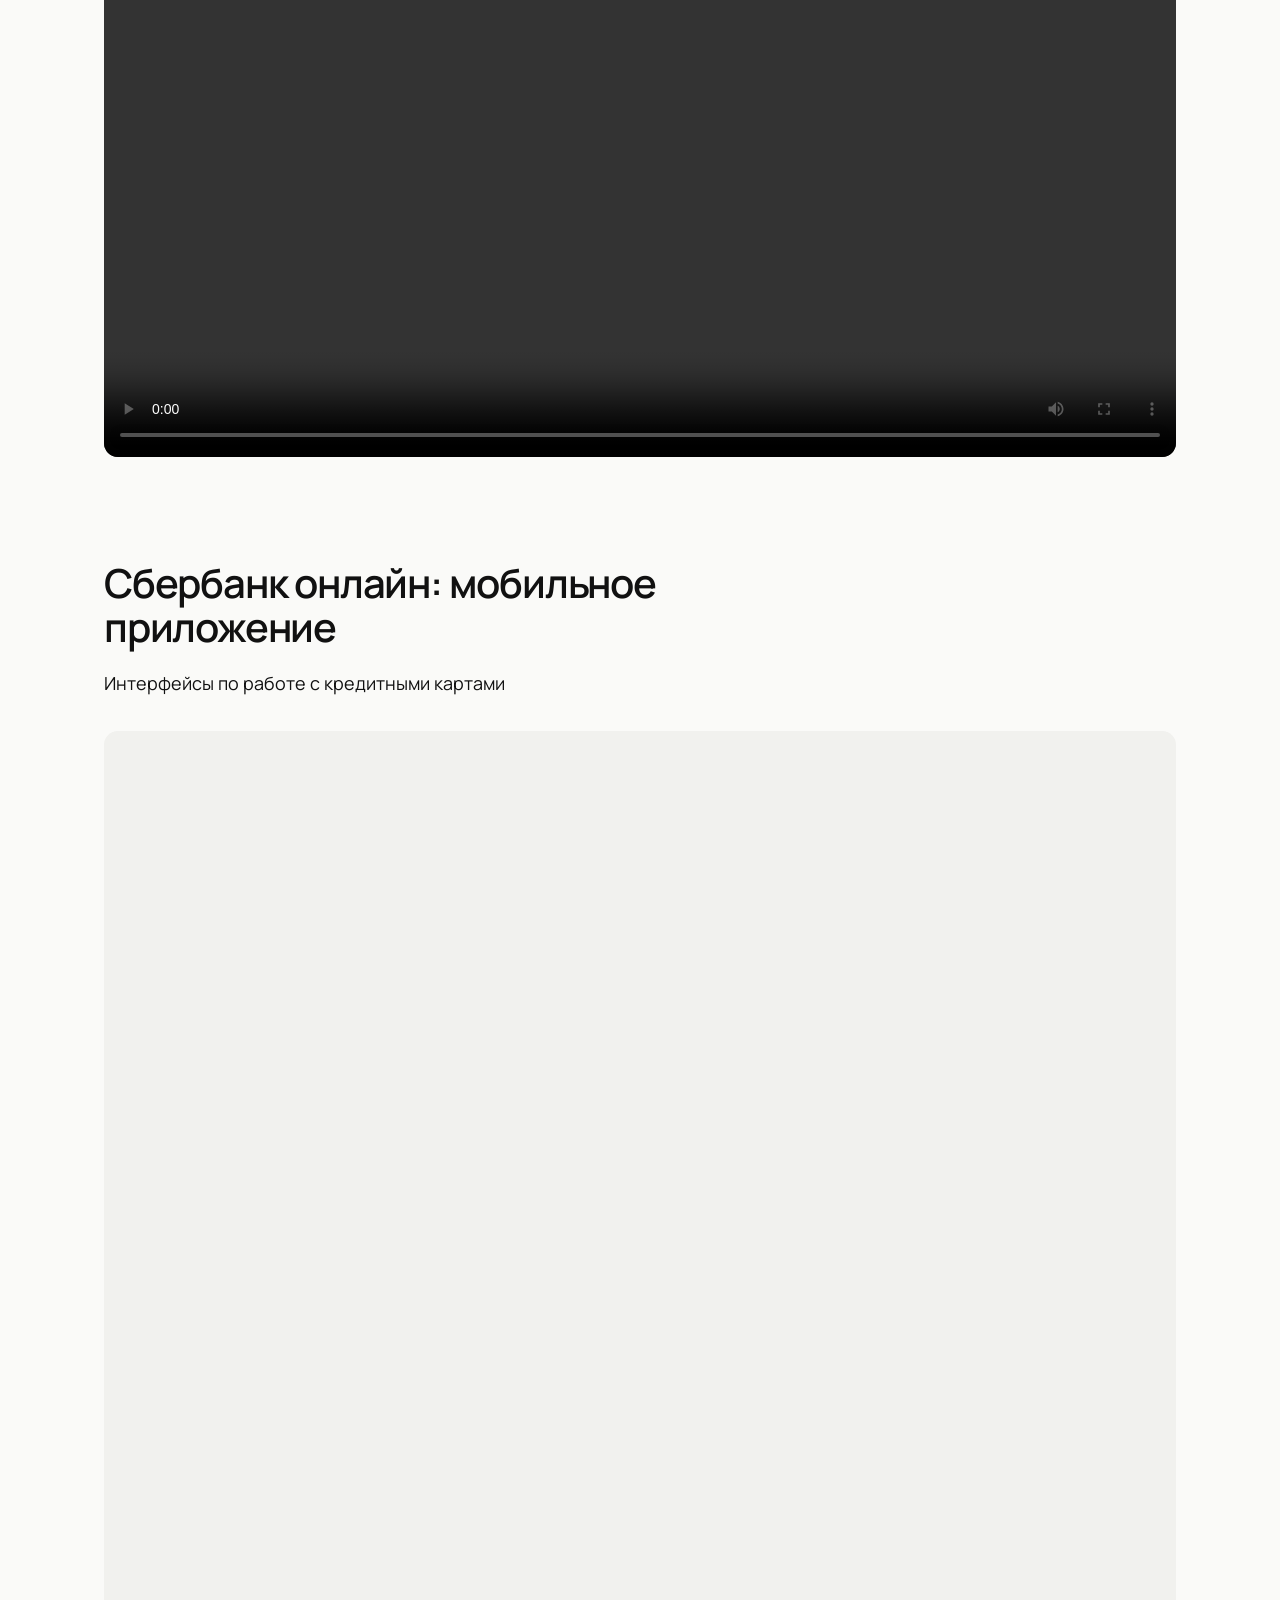
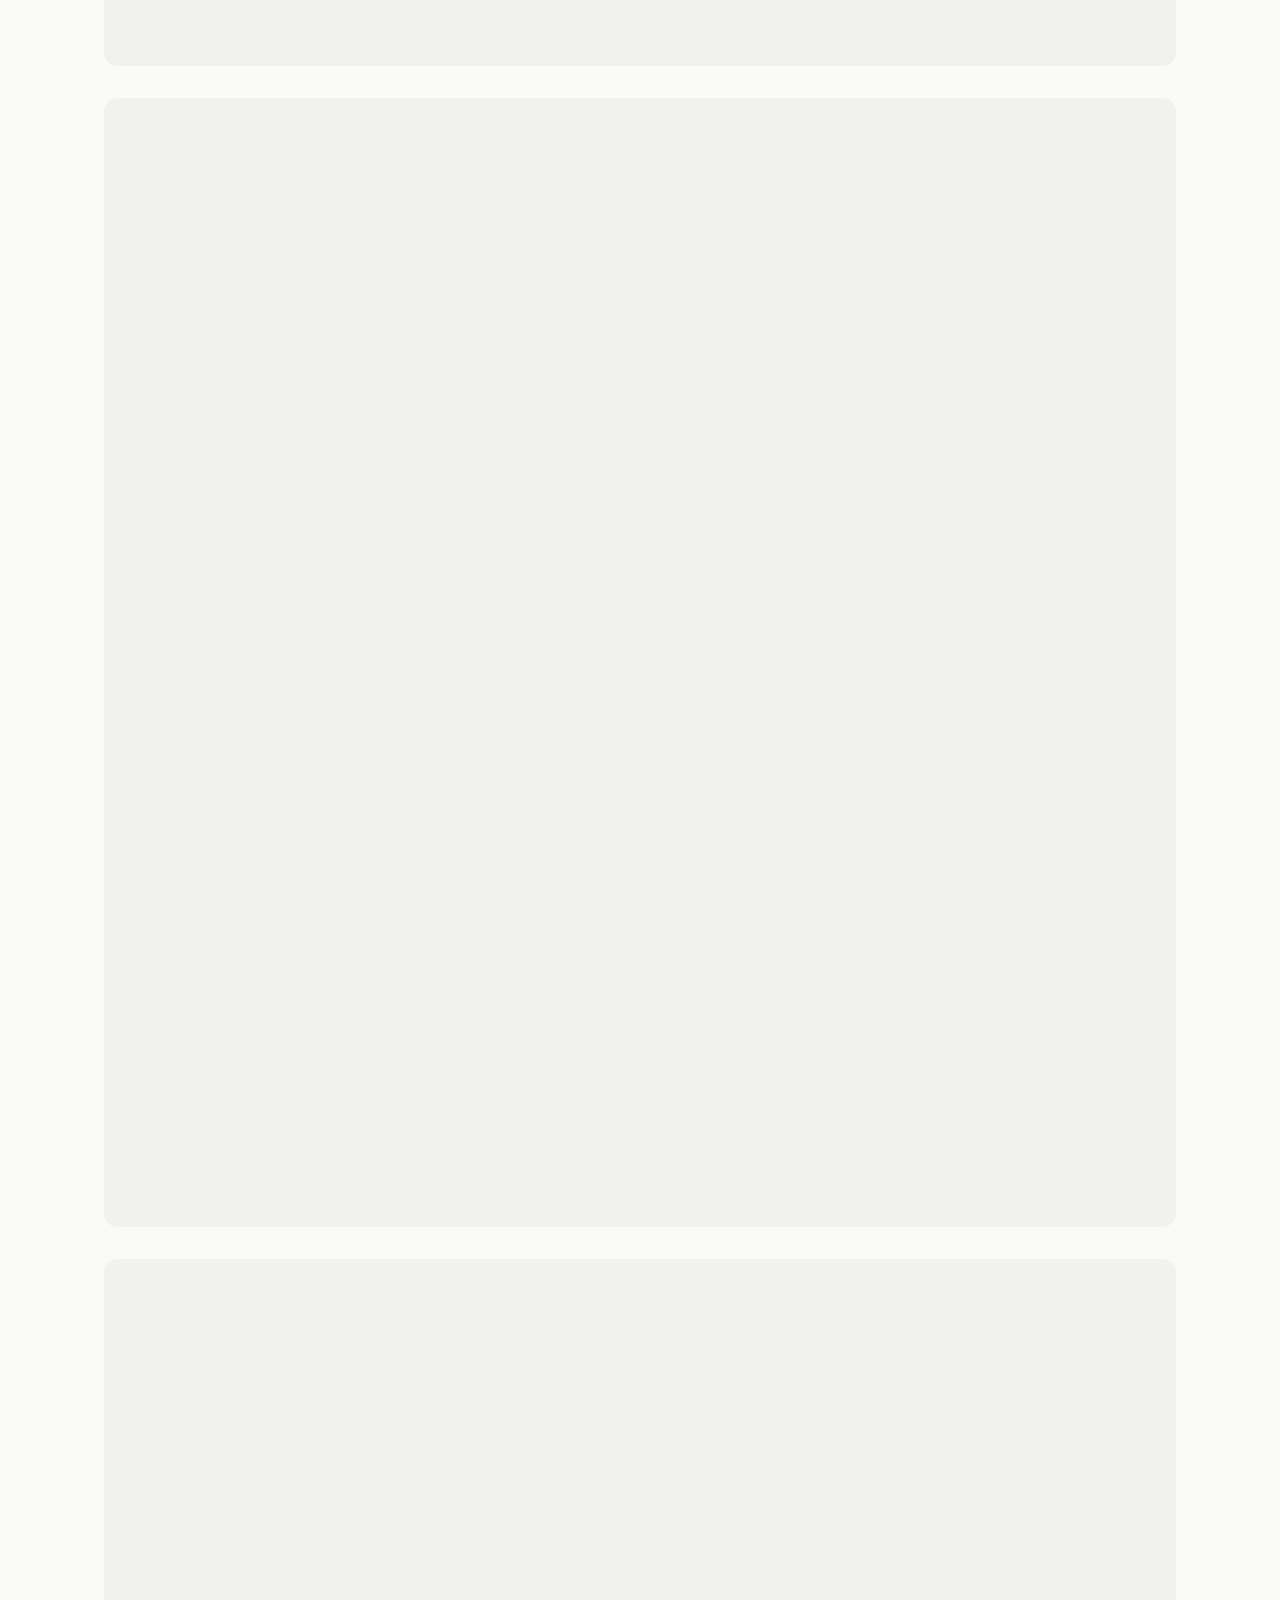
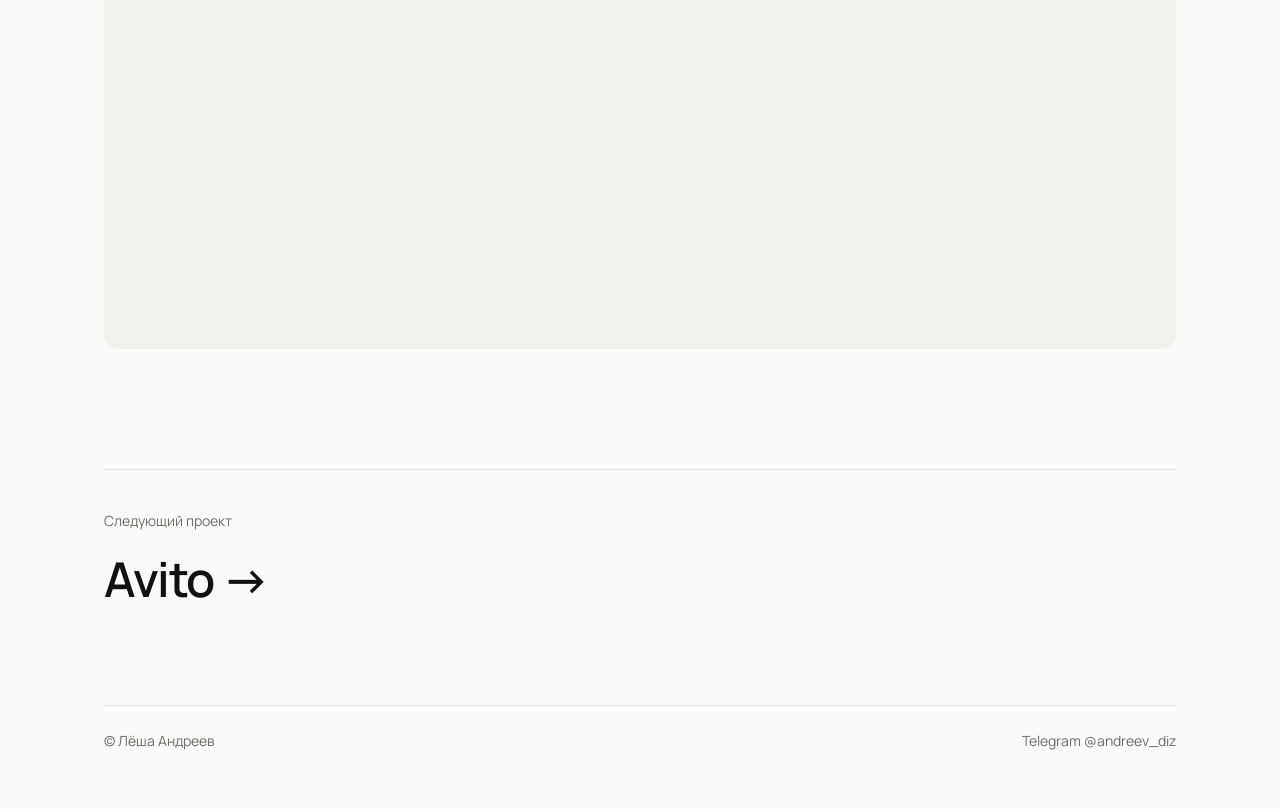
<file: sber.html>
<!doctype html>
<html lang="ru">
<head>
<meta charset="utf-8">
<meta name="viewport" content="width=device-width, initial-scale=1">
<title>Сбер — Лёша Андреев</title>
<meta name="description" content="Здесь представлены интерфейсы Сбера по работе с кредитными картами">
<link rel="preconnect" href="https://fonts.googleapis.com">
<link rel="preconnect" href="https://fonts.gstatic.com" crossorigin>
<link href="https://fonts.googleapis.com/css2?family=Manrope:wght@400;500;600;700&display=swap" rel="stylesheet">
<link rel="stylesheet" href="style.css">
<link rel="icon" href="favicon.svg" type="image/svg+xml">
<link rel="icon" href="favicon-32.png" sizes="32x32" type="image/png">
<link rel="apple-touch-icon" href="apple-touch-icon.png">
</head>
<body>

<header>
  <div class="wrap">
    <a href="index.html" class="logo">Лёша Андреев</a>
    <nav>
      <a href="index.html#projects">Проекты</a>
      <a href="index.html#experience">Опыт</a>
      <a href="index.html#about" class="hide-sm">Обо мне</a>
      <a href="index.html#contact">Контакты</a>
    </nav>
  </div>
</header>

<main class="case">
  <div class="wrap">
    <a class="back" href="index.html#projects">← Все проекты</a>
    <h1 class="case-title">Сбер</h1>
    <p class="lead">Здесь представлены интерфейсы Сбера по работе с кредитными картами</p>
    <dl class="meta"><div><dt>Период</dt><dd>2017–2020</dd></div><div><dt>Материалы</dt><dd><a href="https://disk.yandex.ru/d/B91Hmdqn1NggRg" target="_blank" rel="noopener">Яндекс Диск ↗</a></dd></div></dl>
    <div class="content">
<figure><img src="img/sber/01.png" width="1200" height="705" alt="" loading="lazy"></figure>
<h2>Сбербанк онлайн:  вебсайт</h2>
<p>Оформление кредитных карт, витрины карт</p>
<figure><img src="img/sber/02.png" width="1644" height="1976" alt="" loading="lazy"></figure>
<div class="cols cols-2"><div><figure><img src="img/sber/03.png" width="1440" height="4207" alt="" loading="lazy"></figure></div><div><figure><img src="img/sber/04.png" width="3000" height="4756" alt="" loading="lazy"></figure></div></div>
<figure><img src="img/sber/05.png" width="1934" height="1498" alt="" loading="lazy"></figure>
<figure><img src="img/sber/06.png" width="19517" height="16138" alt="" loading="lazy"></figure>
<figure><img src="img/sber/07.png" width="1252" height="1812" alt="" loading="lazy"></figure>
<h2>Сбертех: ERP системы</h2>
<p>+Где-то пару лет я занимался созданием продуктов для сотрудников банка. <br>На видео продемонстрирован функционал продукта ППРБ по верификации скан-образов.</p>
<figure><video src="img/sber/08.mp4" controls playsinline preload="metadata"></video></figure>
<h2>Сбербанк онлайн: мобильное приложение</h2>
<p>Интерфейсы по работе с кредитными картами</p>
<figure><img src="img/sber/09.png" width="2324" height="2026" alt="" loading="lazy"></figure>
<figure><img src="img/sber/10.png" width="3873" height="4081" alt="" loading="lazy"></figure>
<figure><img src="img/sber/11.png" width="3430" height="2208" alt="" loading="lazy"></figure>
    </div>
    <a class="next" href="avito.html"><span>Следующий проект</span>Avito →</a>
    <footer>
      <span>© Лёша Андреев</span>
      <a href="https://t.me/andreev_diz" target="_blank" rel="noopener">Telegram @andreev_diz</a>
    </footer>
  </div>
</main>
</body>
</html>
</file>
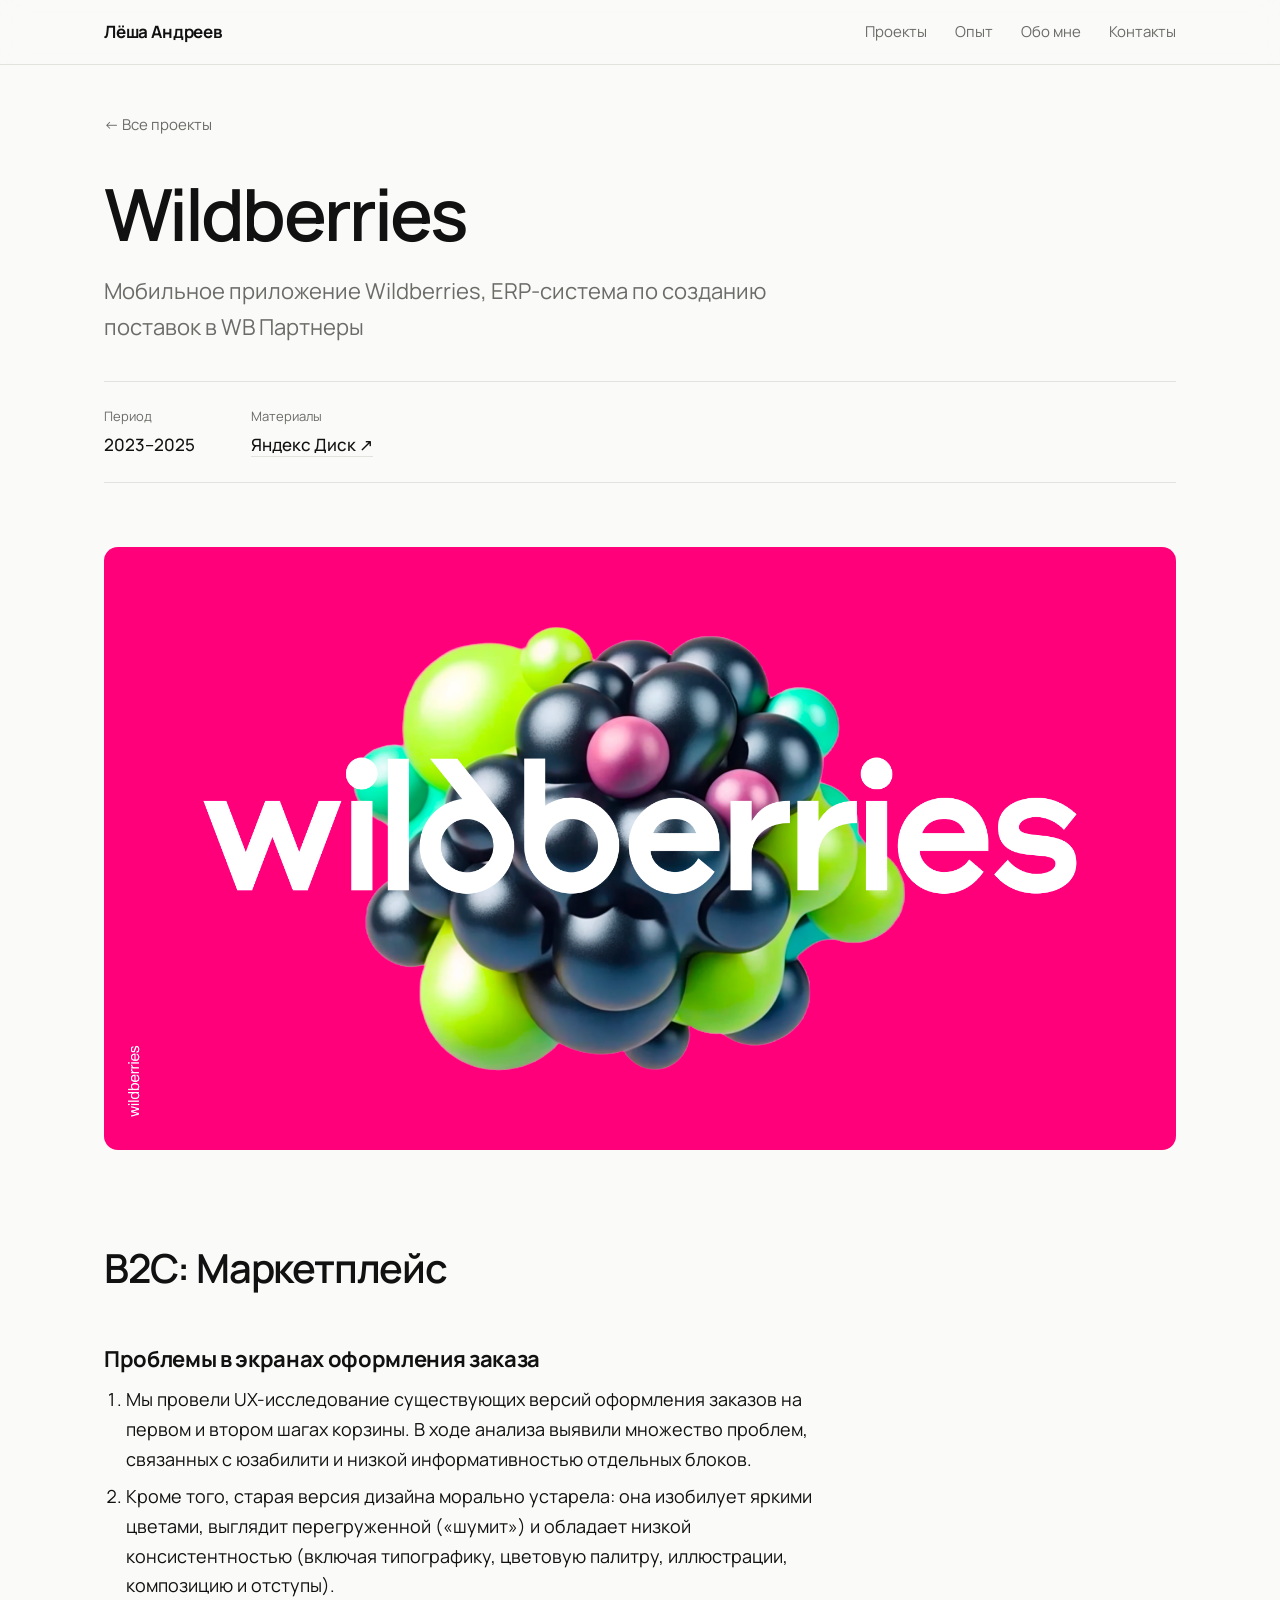
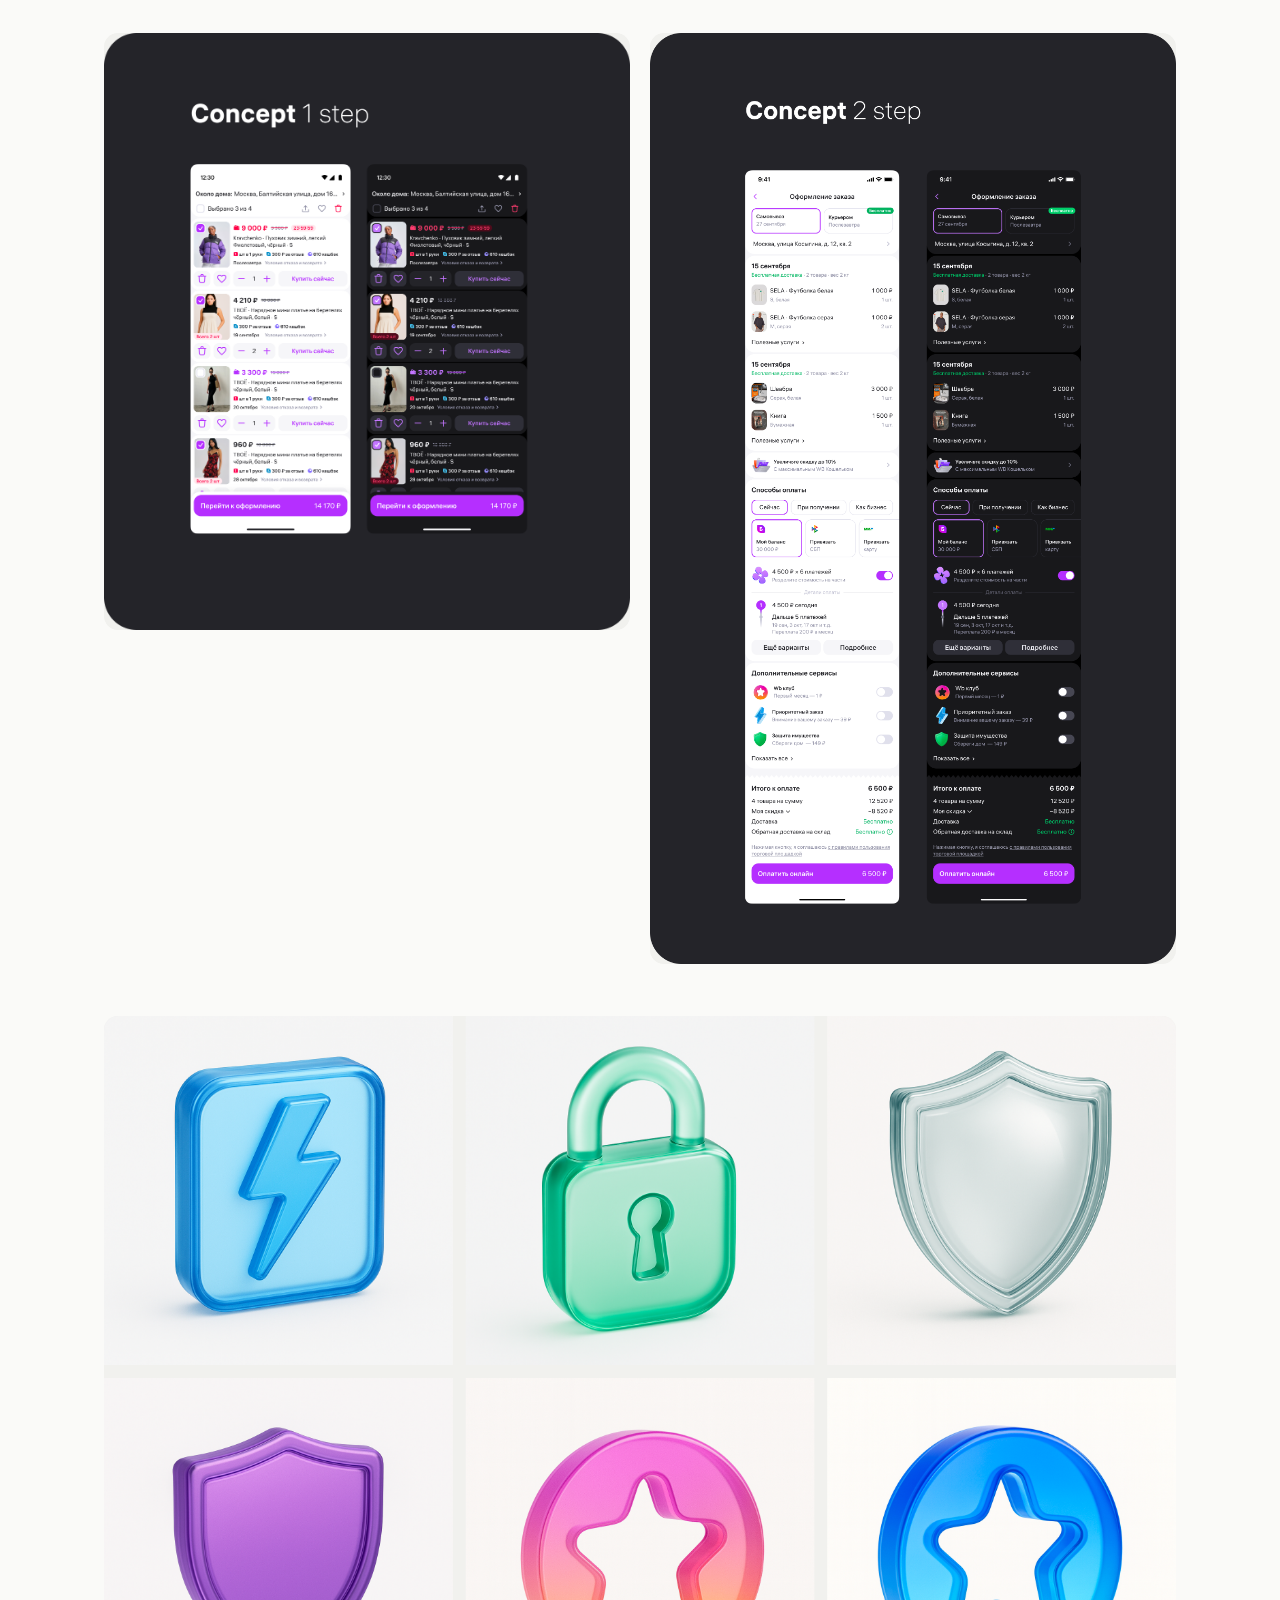
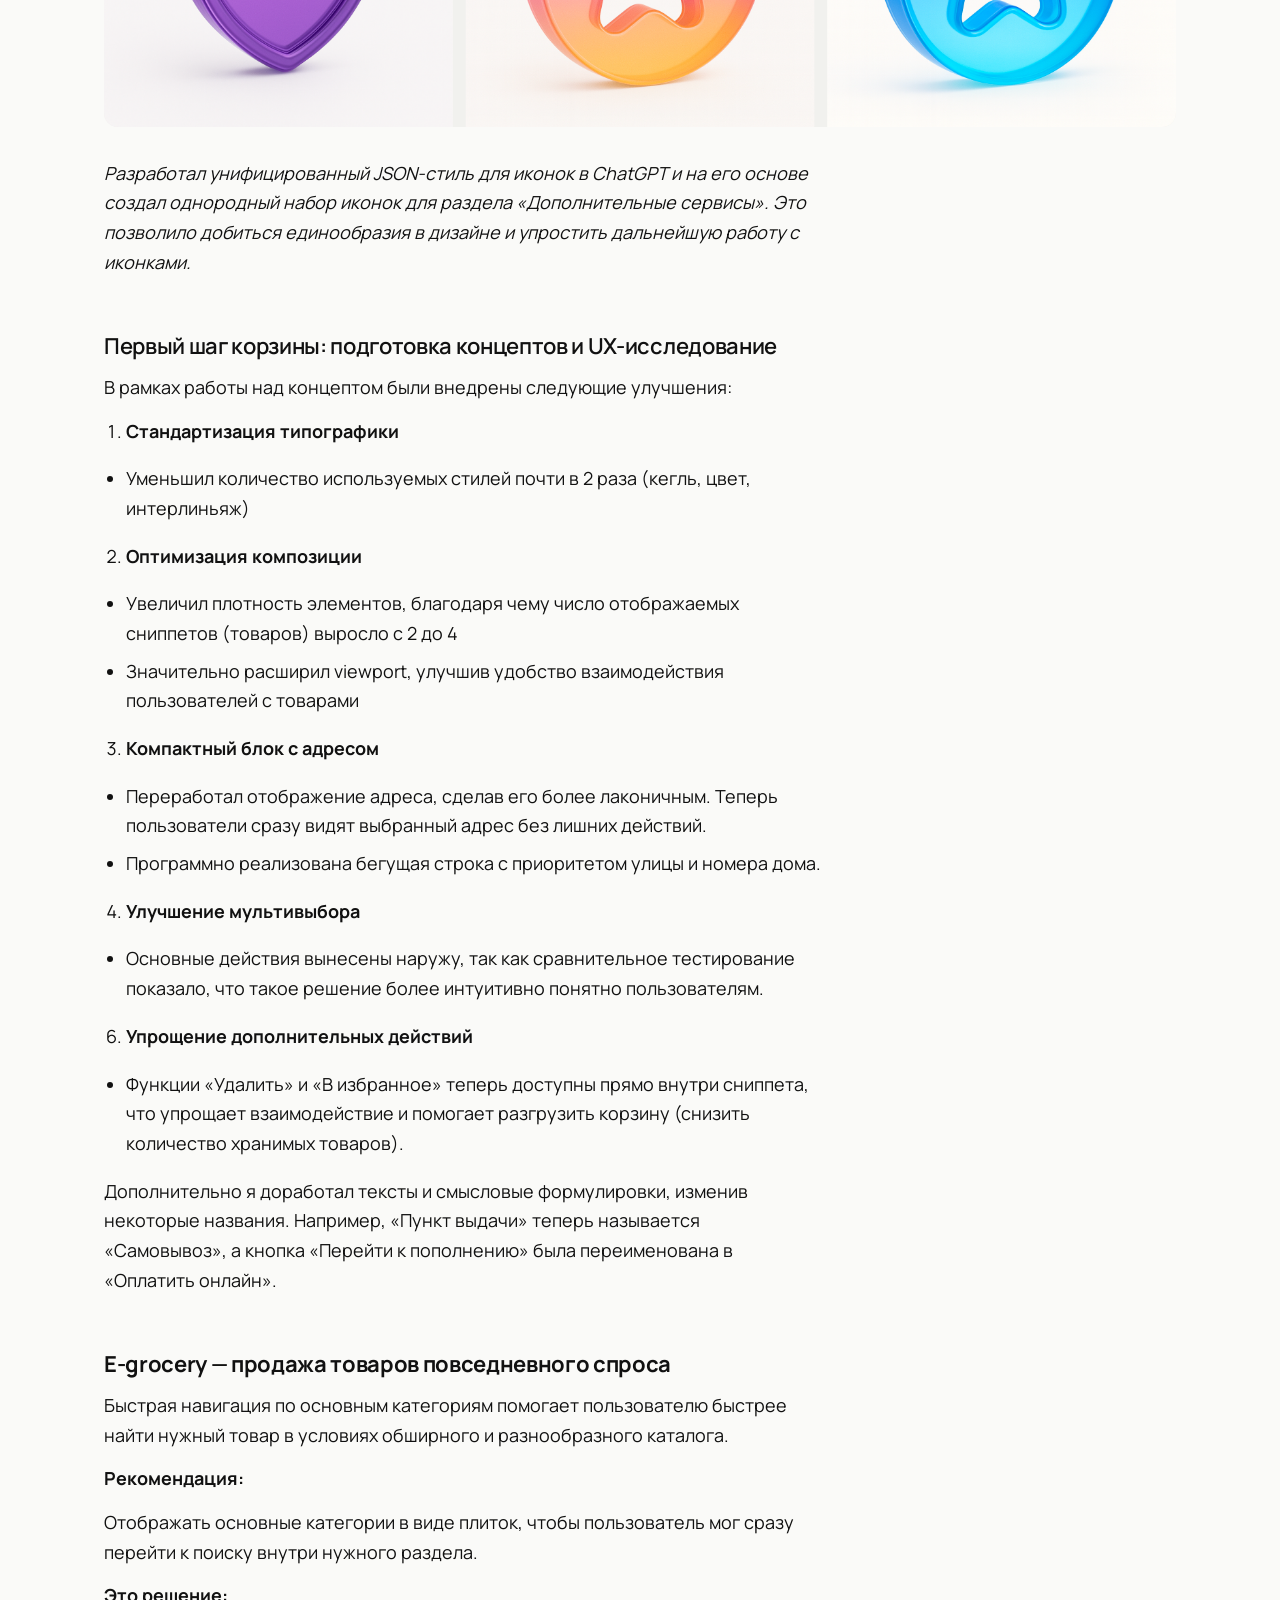
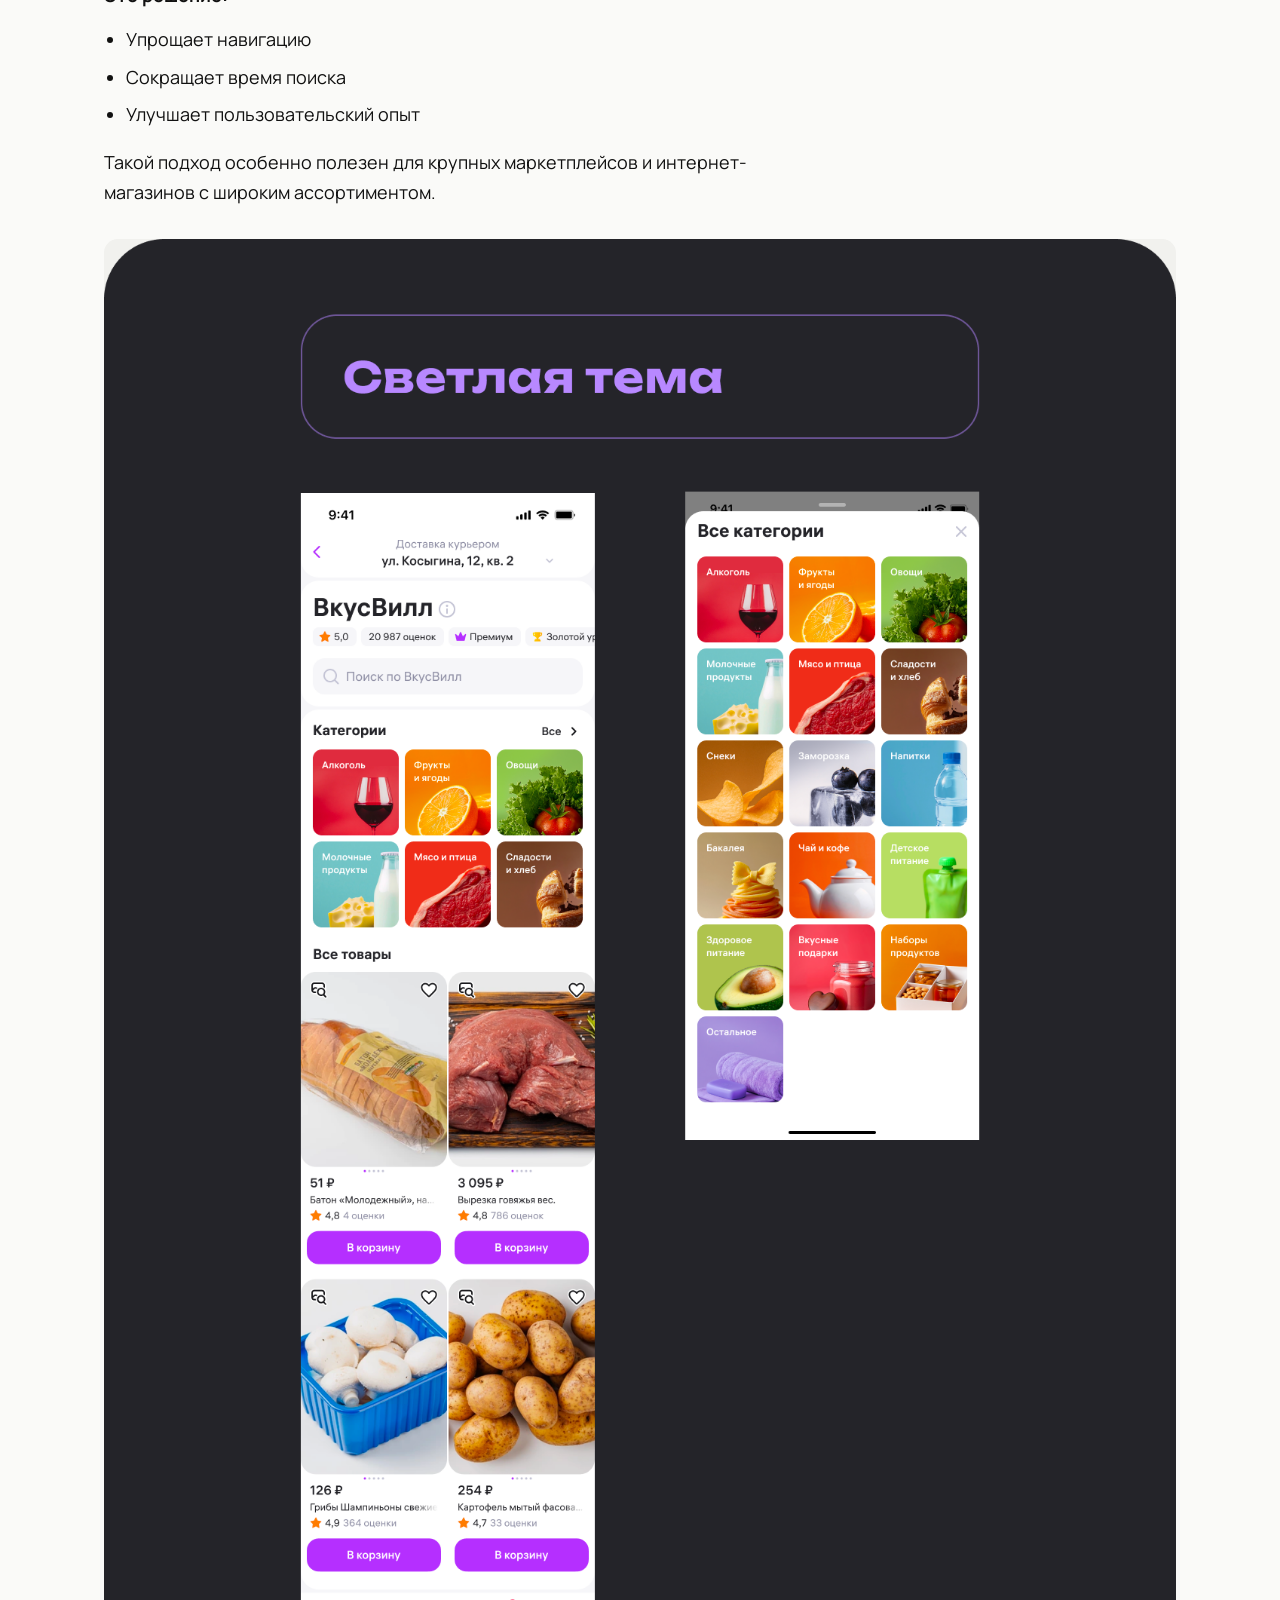
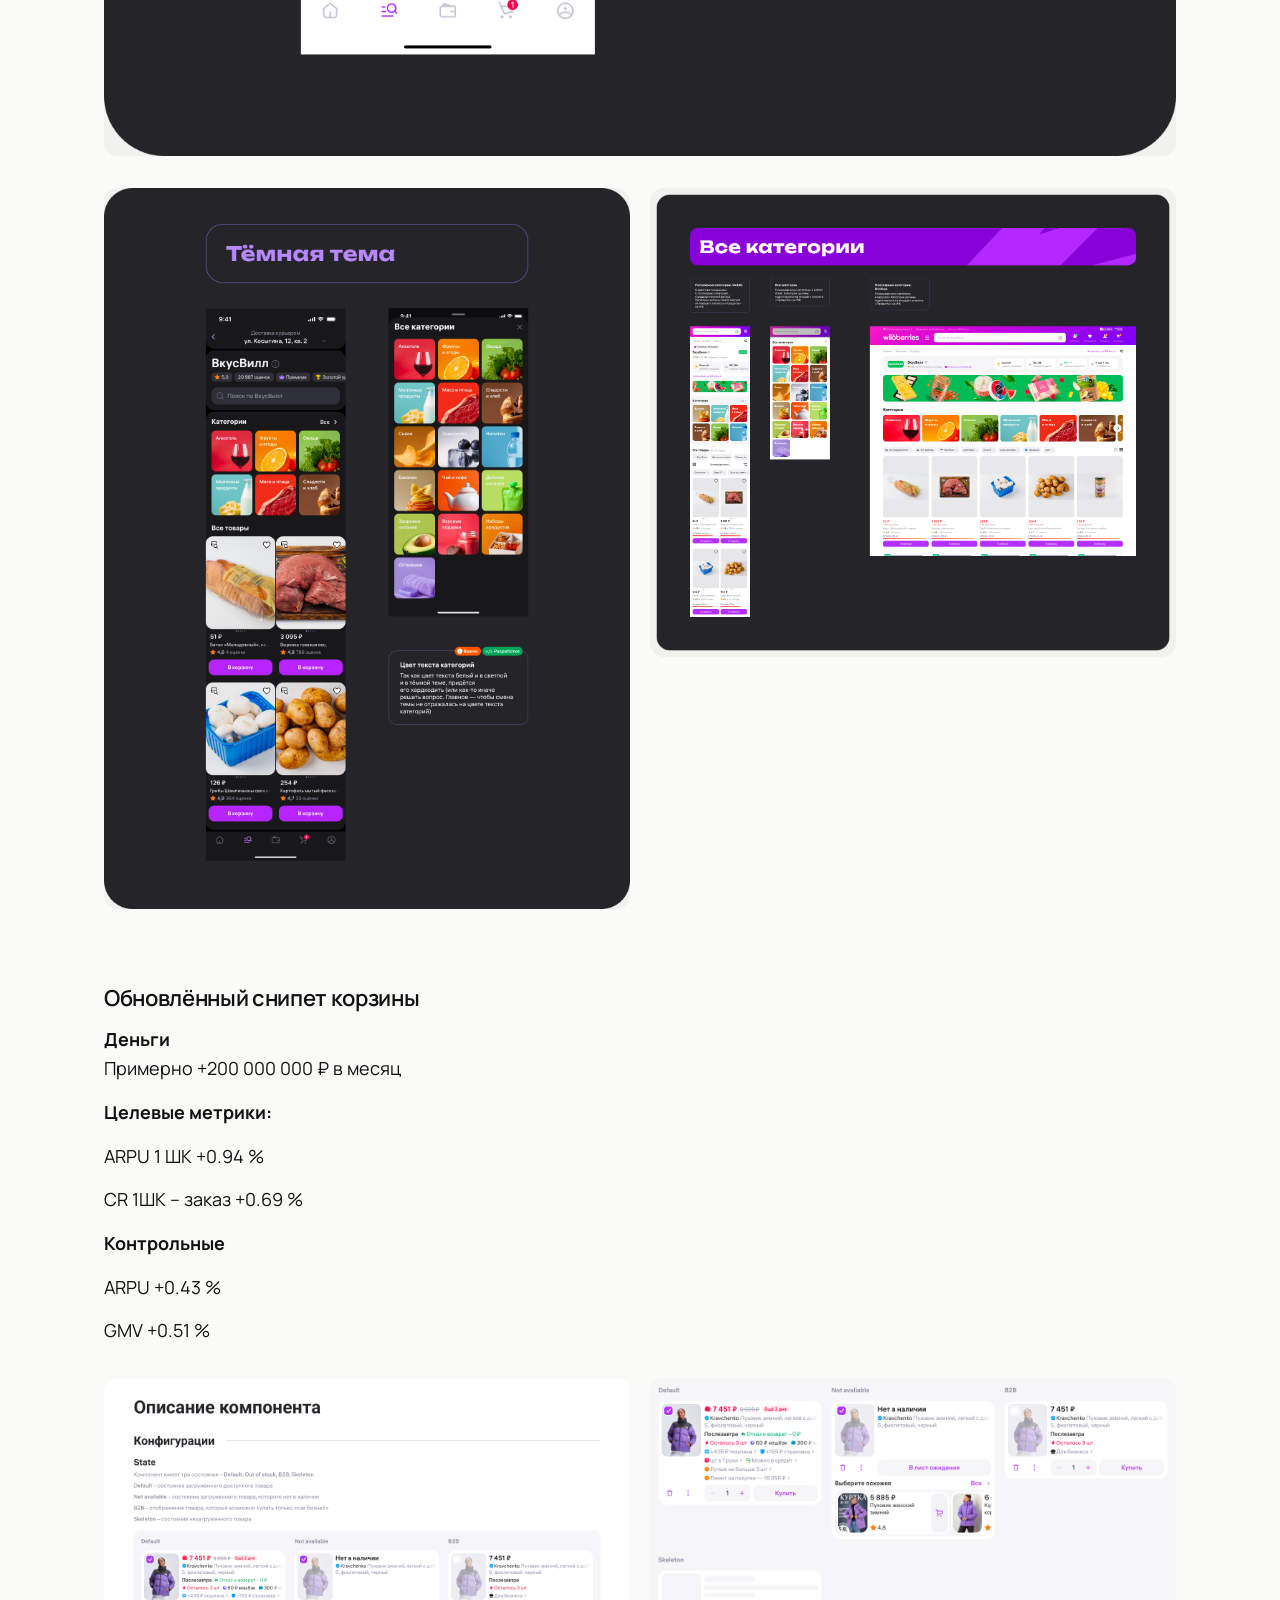
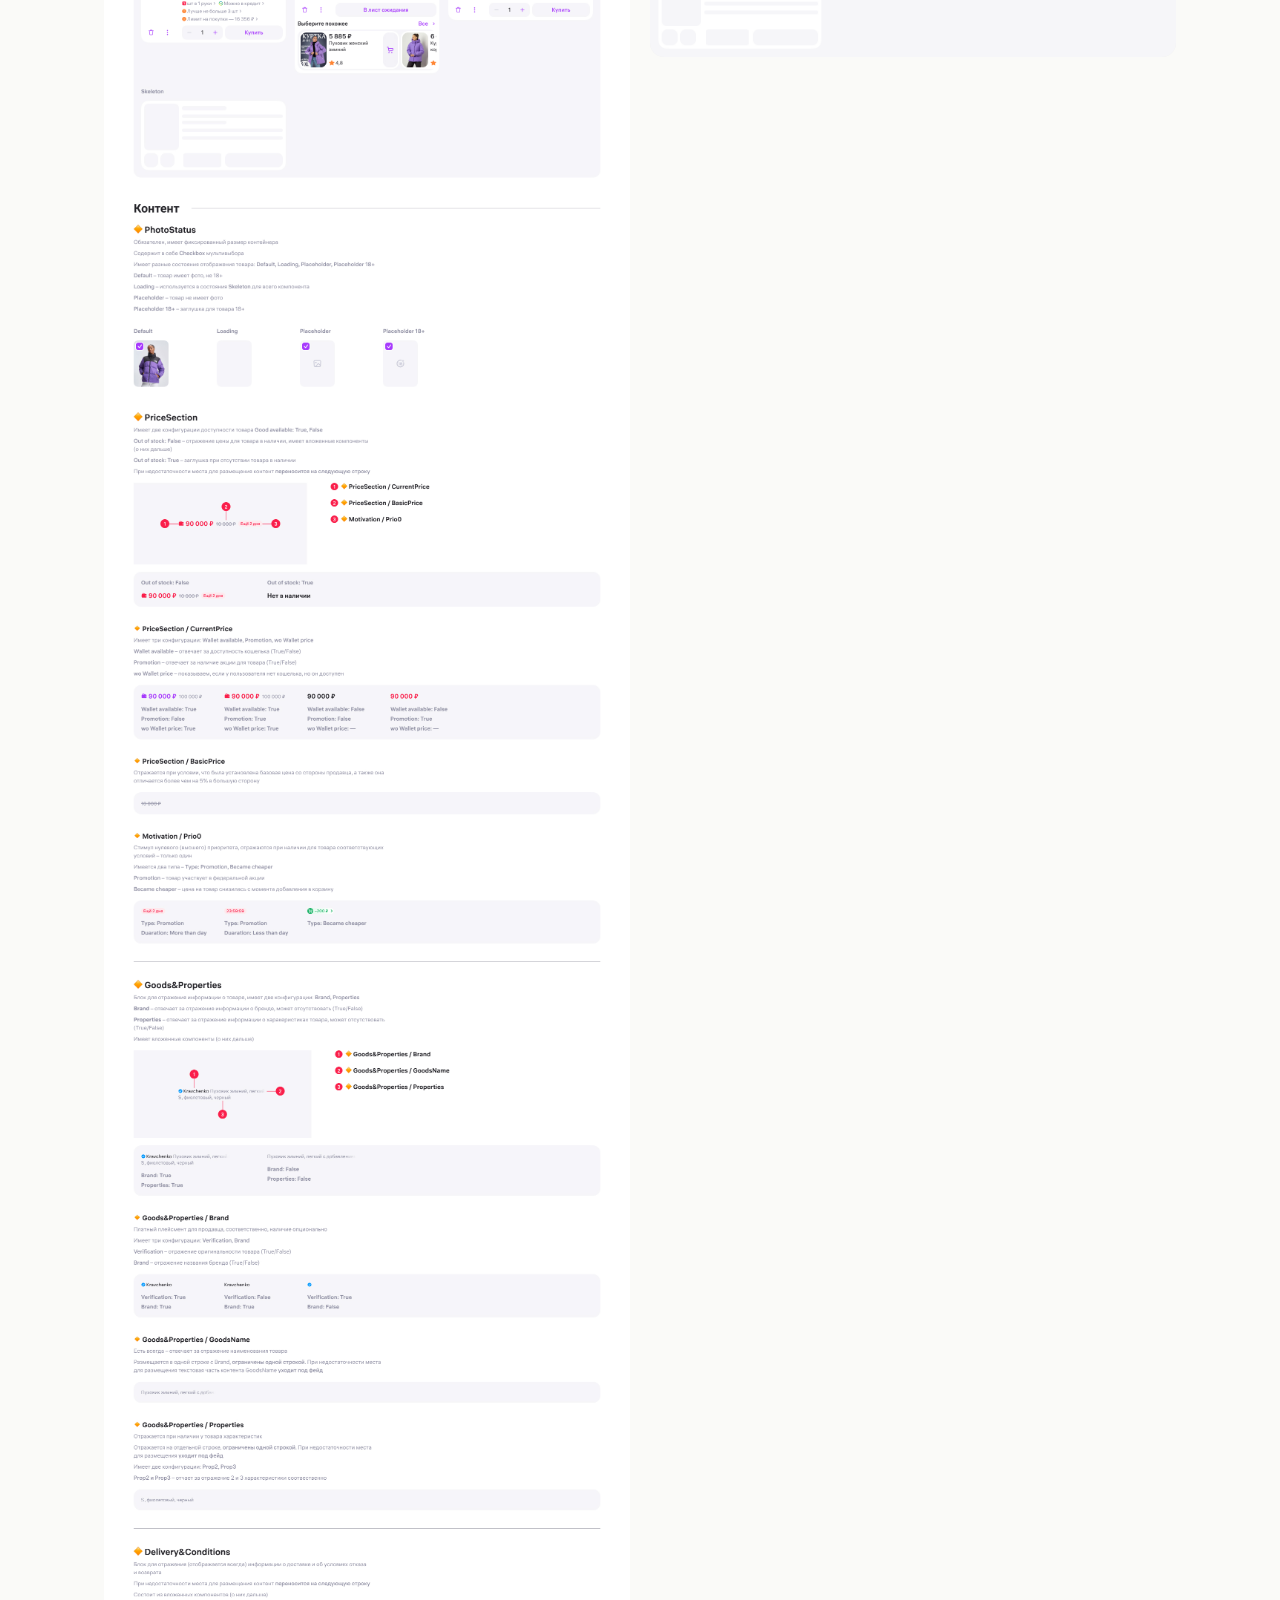
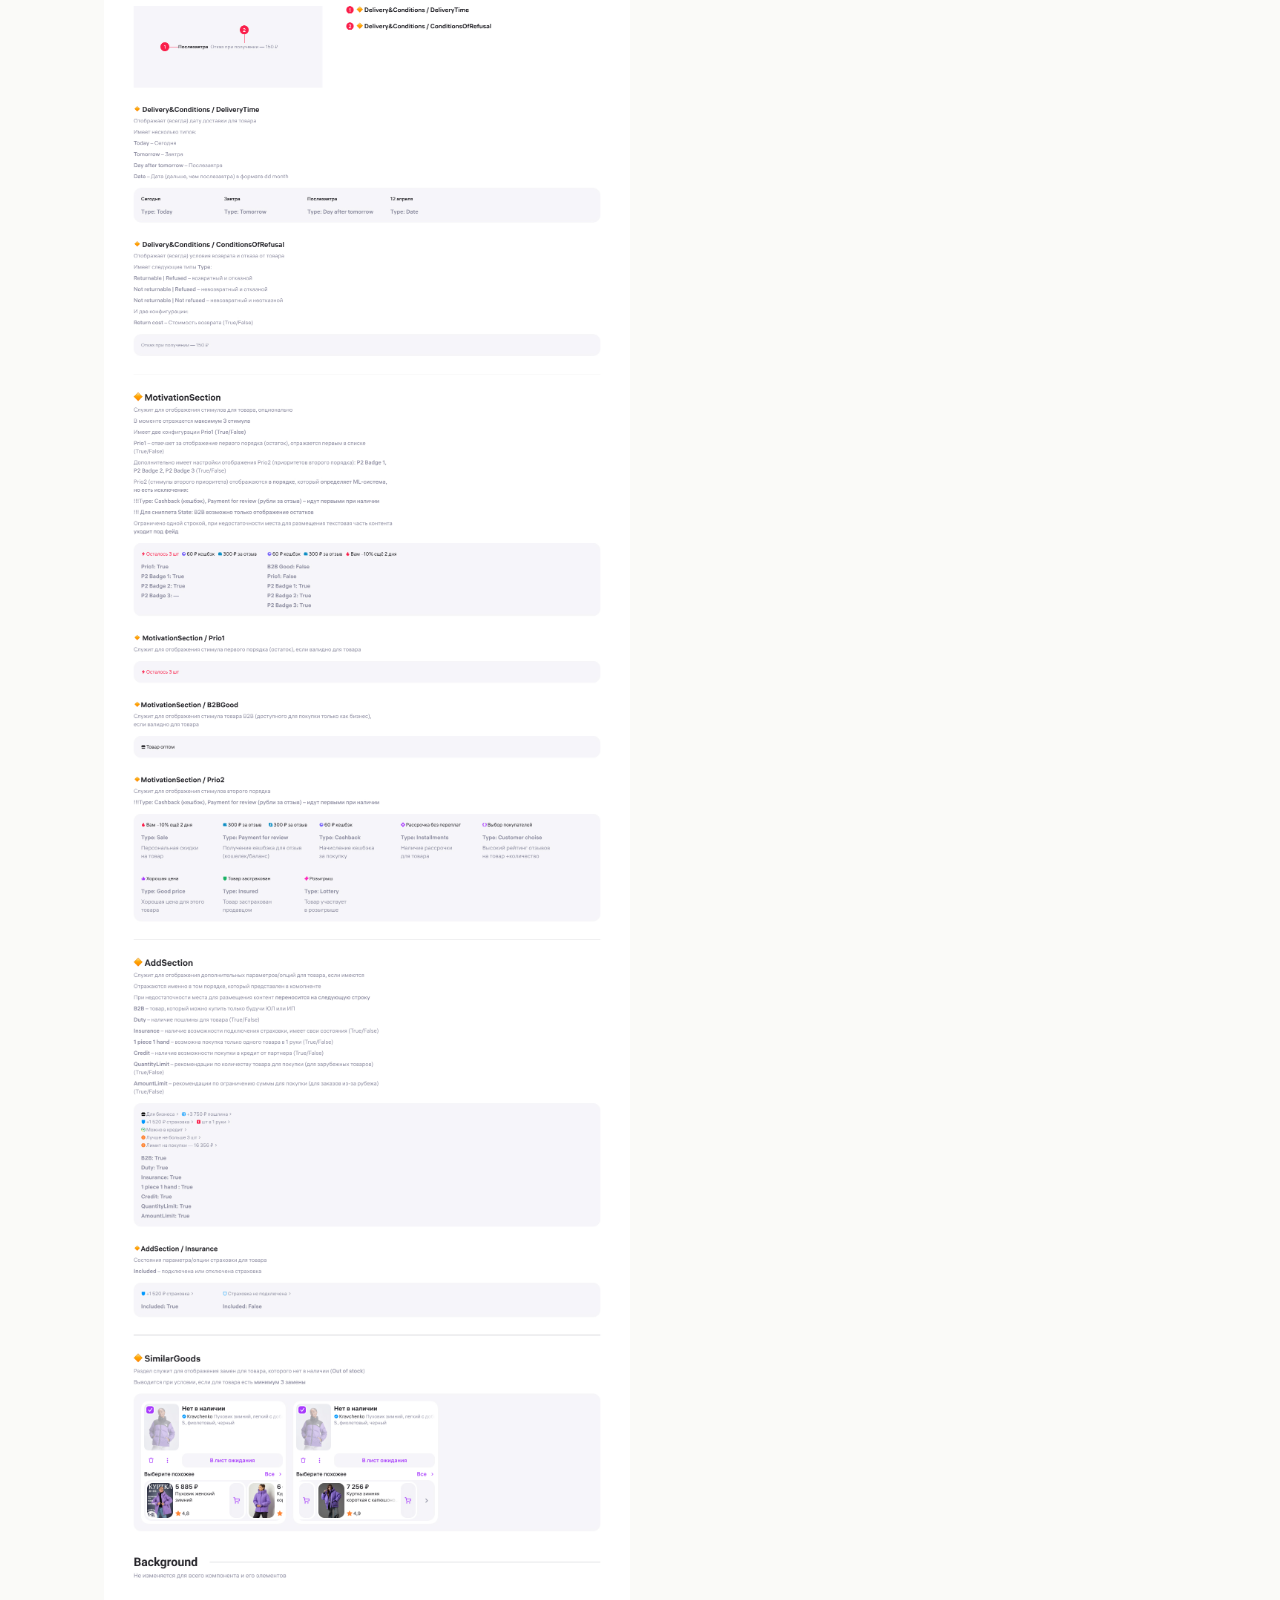
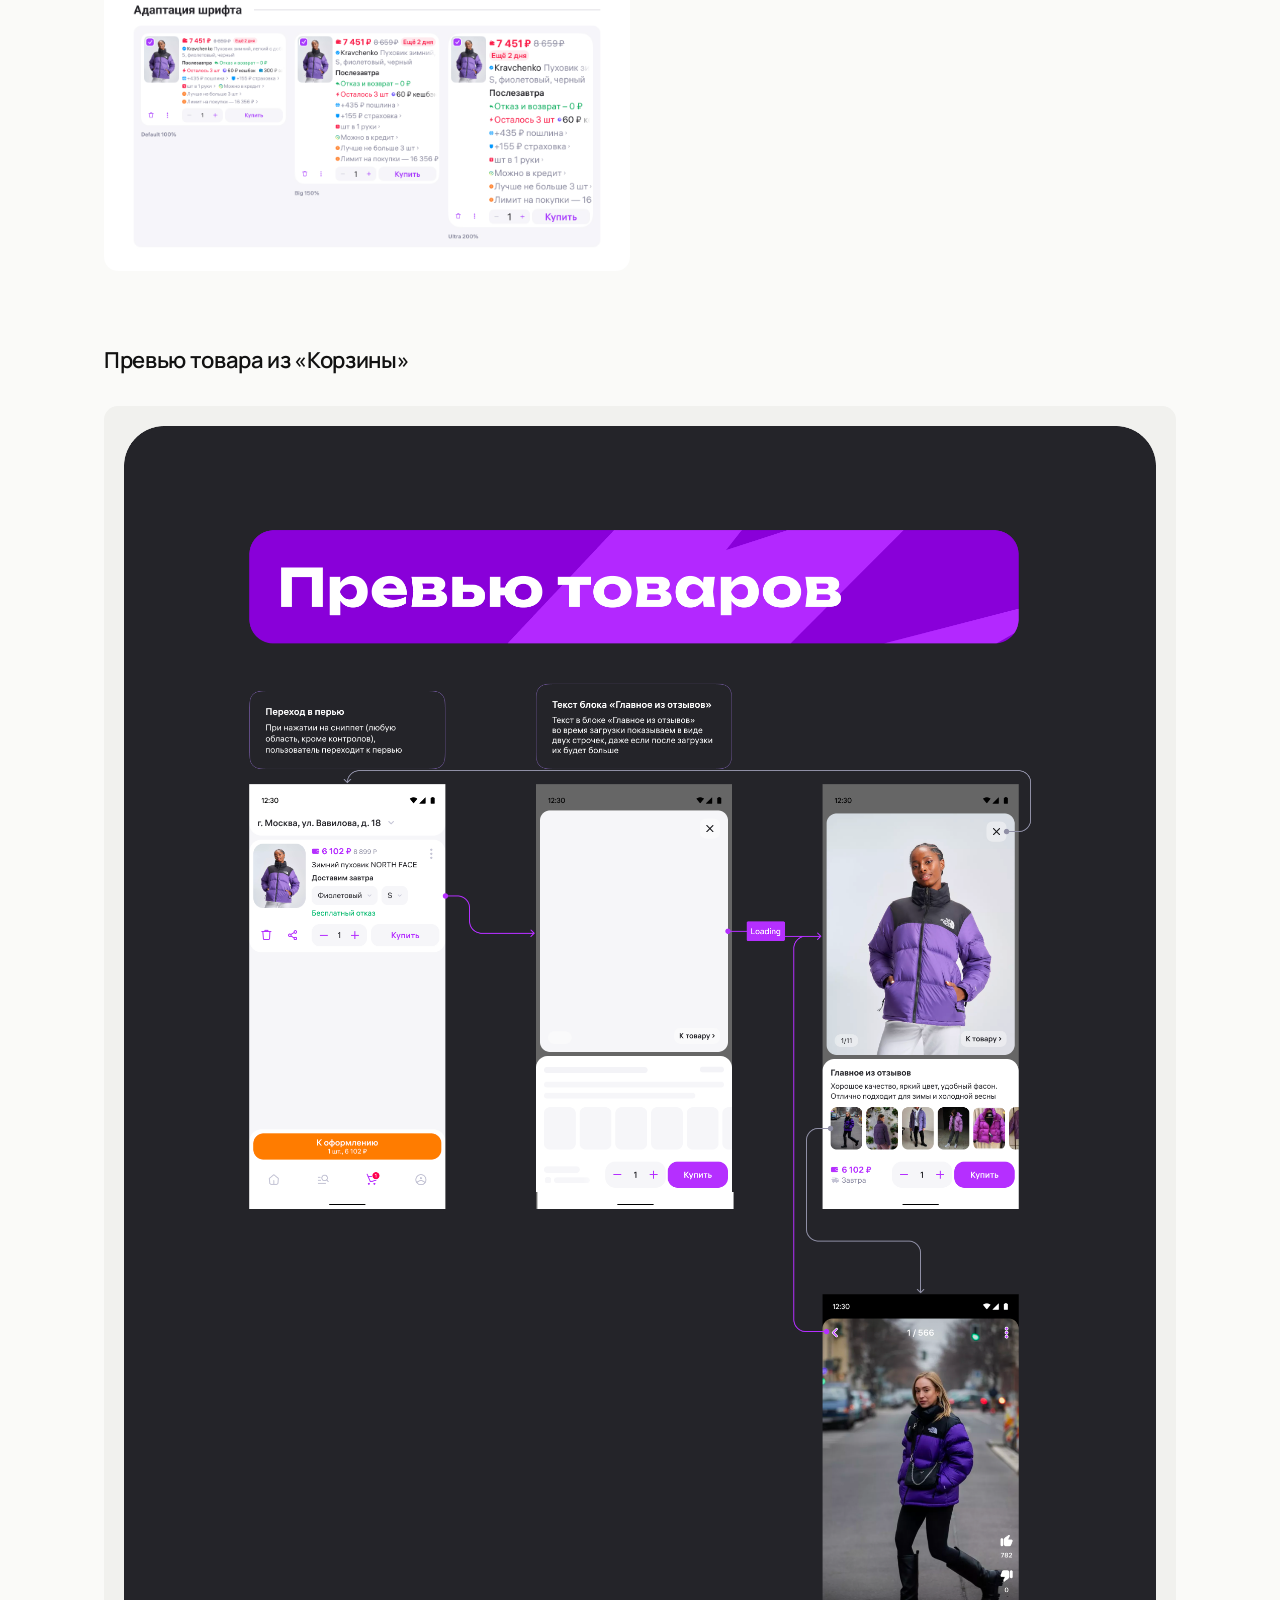
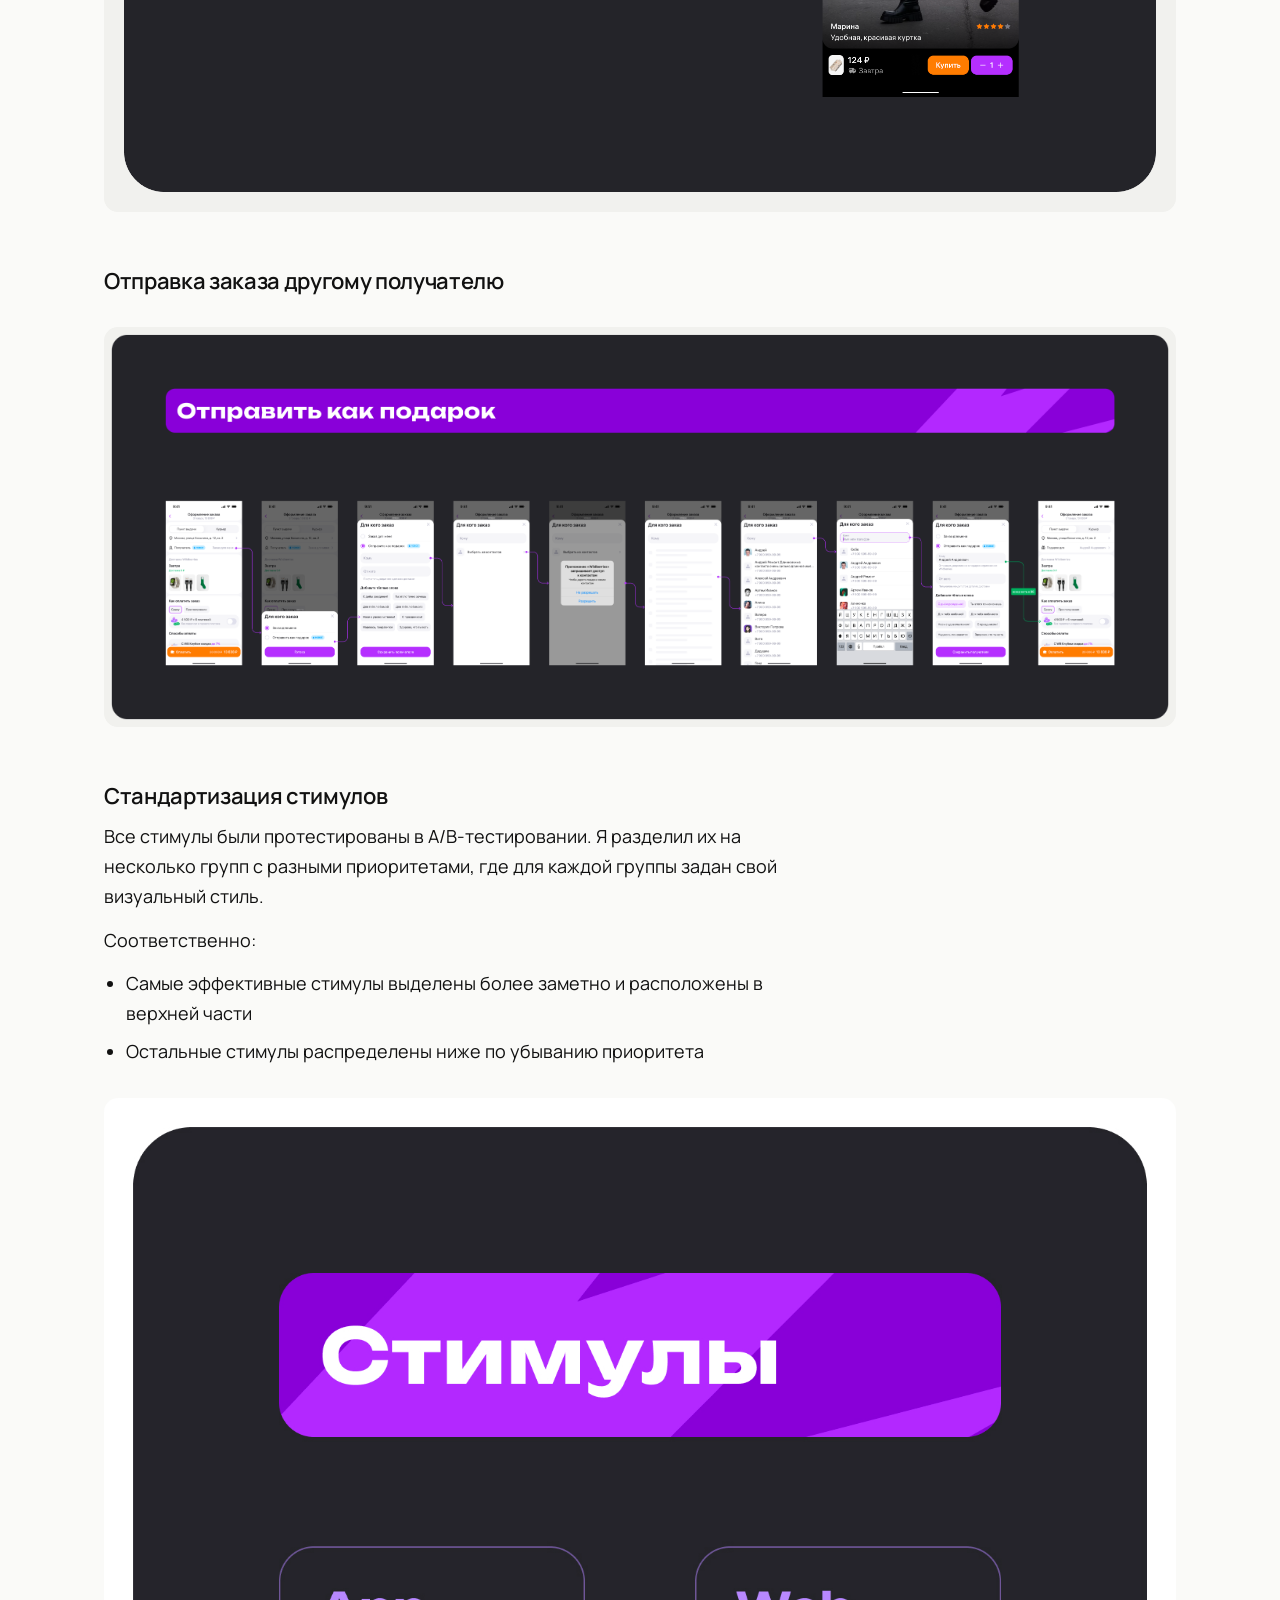
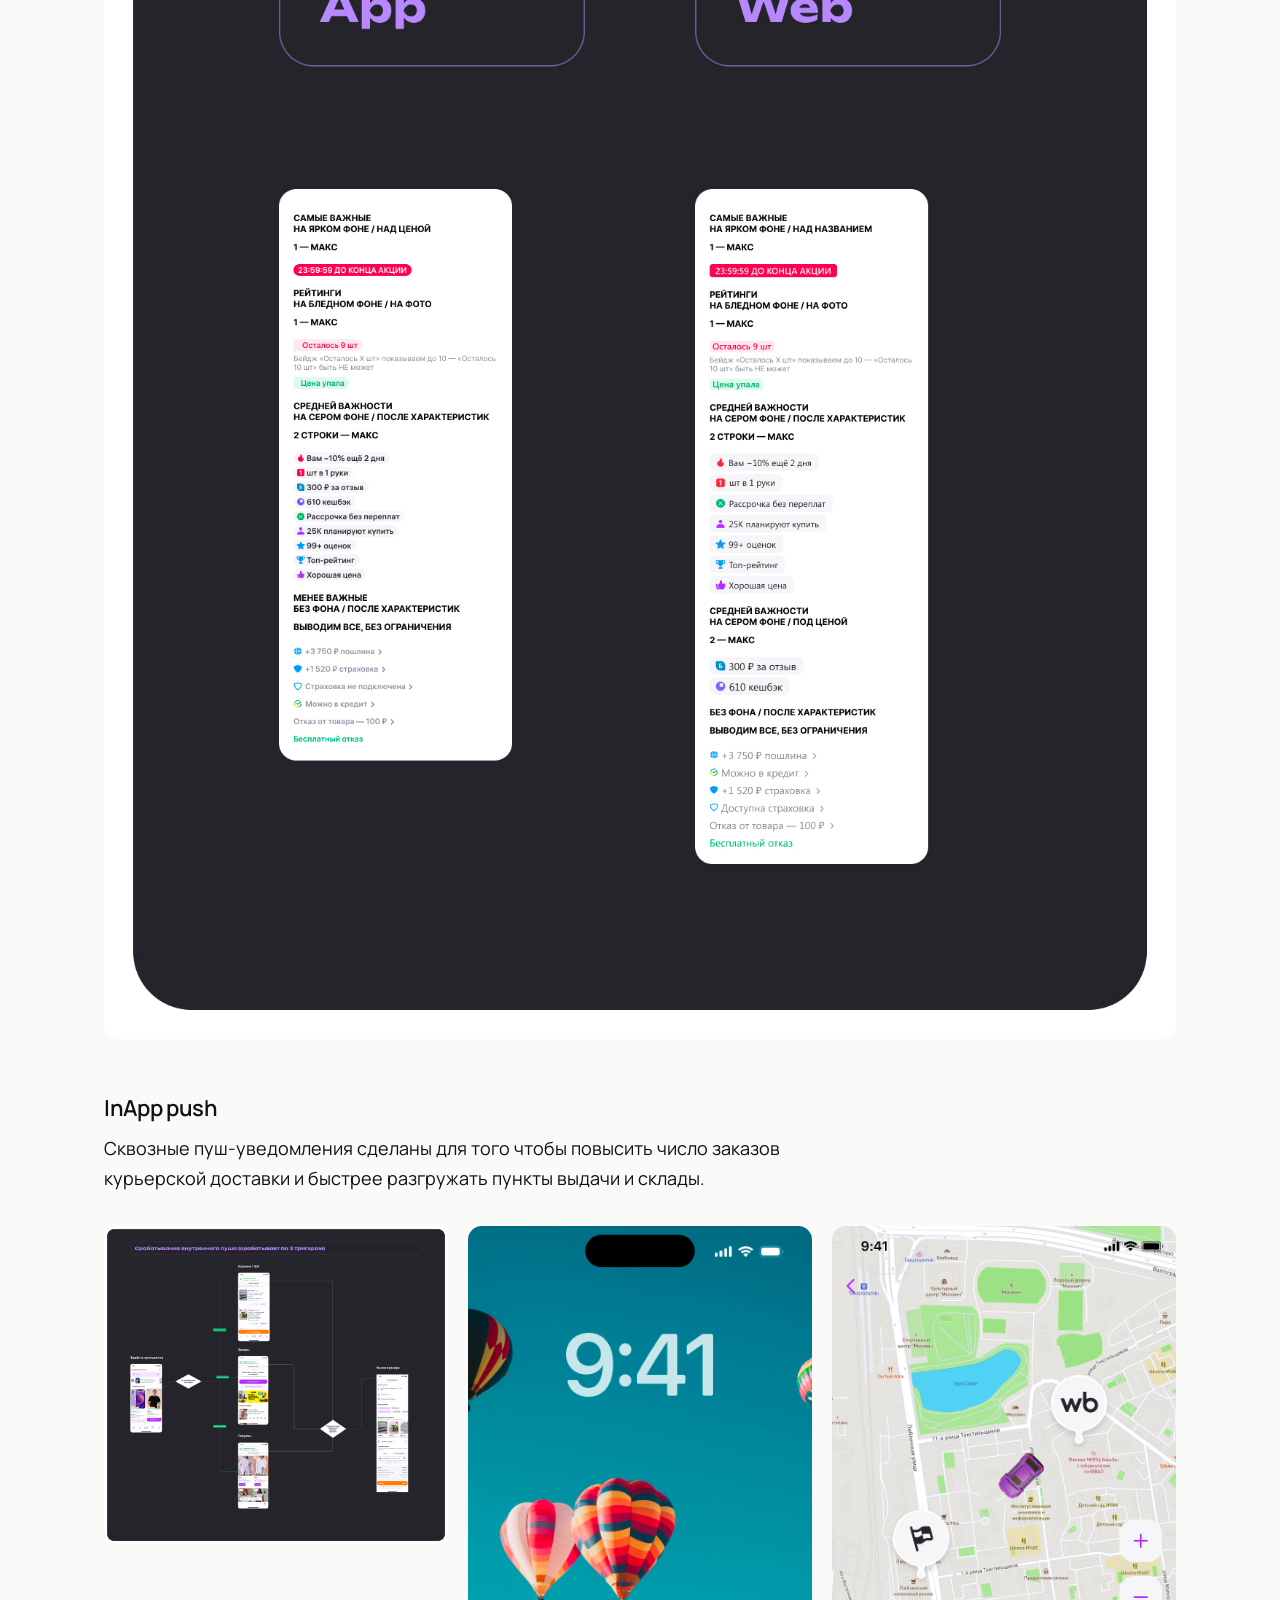
<file: wildberries.html>
<!doctype html>
<html lang="ru">
<head>
<meta charset="utf-8">
<meta name="viewport" content="width=device-width, initial-scale=1">
<title>Wildberries — Лёша Андреев</title>
<meta name="description" content="Мобильное приложение Wildberries, ERP-система по созданию поставок в WB Партнеры">
<link rel="preconnect" href="https://fonts.googleapis.com">
<link rel="preconnect" href="https://fonts.gstatic.com" crossorigin>
<link href="https://fonts.googleapis.com/css2?family=Manrope:wght@400;500;600;700&display=swap" rel="stylesheet">
<link rel="stylesheet" href="style.css">
<link rel="icon" href="favicon.svg" type="image/svg+xml">
<link rel="icon" href="favicon-32.png" sizes="32x32" type="image/png">
<link rel="apple-touch-icon" href="apple-touch-icon.png">
</head>
<body>

<header>
  <div class="wrap">
    <a href="index.html" class="logo">Лёша Андреев</a>
    <nav>
      <a href="index.html#projects">Проекты</a>
      <a href="index.html#experience">Опыт</a>
      <a href="index.html#about" class="hide-sm">Обо мне</a>
      <a href="index.html#contact">Контакты</a>
    </nav>
  </div>
</header>

<main class="case">
  <div class="wrap">
    <a class="back" href="index.html#projects">← Все проекты</a>
    <h1 class="case-title">Wildberries</h1>
    <p class="lead">Мобильное приложение Wildberries, ERP-система по созданию поставок в WB Партнеры</p>
    <dl class="meta"><div><dt>Период</dt><dd>2023–2025</dd></div><div><dt>Материалы</dt><dd><a href="https://disk.yandex.ru/d/YKnx8l-x07cprw" target="_blank" rel="noopener">Яндекс Диск ↗</a></dd></div></dl>
    <div class="content">
<figure><img src="img/wildberries/01.png" width="1920" height="1080" alt="" loading="lazy"></figure>
<h2>B2C: Маркетплейс</h2>
<h3><strong>Проблемы в экранах оформления заказа </strong></h3>
<ol><li>Мы провели UX-исследование существующих версий оформления заказов на первом и втором шагах корзины. В ходе анализа выявили множество проблем, связанных с юзабилити и низкой информативностью отдельных блоков.</li><li>Кроме того, старая версия дизайна морально устарела: она изобилует яркими цветами, выглядит перегруженной («шумит») и обладает низкой консистентностью (включая типографику, цветовую палитру, иллюстрации, композицию и отступы).</li></ol>
<div class="cols cols-2"><div><figure><img src="img/wildberries/02.png" width="2564" height="2910" alt="" loading="lazy"></figure></div><div><figure><img src="img/wildberries/03.png" width="3996" height="7074" alt="" loading="lazy"></figure></div></div>
<figure><img src="img/wildberries/04.png" width="3148" height="2086" alt="" loading="lazy"></figure>
<p><em>Разработал унифицированный JSON-стиль для иконок в ChatGPT и на его основе создал однородный набор иконок для раздела «Дополнительные сервисы». Это позволило добиться единообразия в дизайне и упростить дальнейшую работу с иконками.</em></p>
<h3>Первый шаг корзины: подготовка концептов и UX-исследование</h3>
<p>В рамках работы над концептом были внедрены следующие улучшения:</p>
<ol><li><strong>Стандартизация типографики</strong></li></ol>
<ul><li>Уменьшил количество используемых стилей почти в 2 раза (кегль, цвет, интерлиньяж)</li></ul>
<ol start="2"><li><strong>Оптимизация композиции</strong></li></ol>
<ul><li>Увеличил плотность элементов, благодаря чему число отображаемых сниппетов (товаров) выросло с 2 до 4</li><li>Значительно расширил viewport, улучшив удобство взаимодействия пользователей с товарами</li></ul>
<ol start="3"><li><strong>Компактный блок с адресом</strong></li></ol>
<ul><li>Переработал отображение адреса, сделав его более лаконичным. Теперь пользователи сразу видят выбранный адрес без лишних действий.</li><li>Программно реализована бегущая строка с приоритетом улицы и номера дома.</li></ul>
<ol start="4"><li><strong>Улучшение мультивыбора</strong></li></ol>
<ul><li>Основные действия вынесены наружу, так как сравнительное тестирование показало, что такое решение более интуитивно понятно пользователям.</li></ul>
<ol start="6"><li><strong>Упрощение дополнительных действий</strong></li></ol>
<ul><li>Функции «Удалить» и «В избранное» теперь доступны прямо внутри сниппета, что упрощает взаимодействие и помогает разгрузить корзину (снизить количество хранимых товаров).</li></ul>
<p>Дополнительно я доработал тексты и смысловые формулировки, изменив некоторые названия. Например, «Пункт выдачи» теперь называется «Самовывоз», а кнопка «Перейти к пополнению» была переименована в «Оплатить онлайн».</p>
<h3><strong>E-grocery</strong> — <strong>продажа товаров повседневного спроса</strong></h3>
<p>Быстрая навигация по основным категориям помогает пользователю быстрее найти нужный товар в условиях обширного и разнообразного каталога. <strong><br></strong></p>
<p><strong>Рекомендация:</strong></p>
<p>Отображать основные категории в виде плиток, чтобы пользователь мог сразу перейти к поиску внутри нужного раздела.</p>
<p><strong>Это решение:</strong></p>
<ul><li>Упрощает навигацию</li><li>Сокращает время поиска</li><li>Улучшает пользовательский опыт</li></ul>
<p>Такой подход особенно полезен для крупных маркетплейсов и интернет-магазинов с широким ассортиментом.</p>
<figure><img src="img/wildberries/05.png" width="1422" height="2012" alt="" loading="lazy"></figure>
<div class="cols cols-2"><div><figure><img src="img/wildberries/06.png" width="1468" height="2012" alt="" loading="lazy"></figure></div><div><figure><img src="img/wildberries/07.png" width="3160" height="2818" alt="" loading="lazy"></figure></div></div>
<h3>Обновлённый снипет корзины</h3>
<p><strong>Деньги</strong><br>Примерно +200 000 000 ₽ в месяц</p>
<p><strong>Целевые метрики:</strong></p>
<p>ARPU 1 ШК +0.94 %</p>
<p>CR 1ШК – заказ +0.69 %</p>
<p><strong>Контрольные</strong></p>
<p>ARPU +0.43 %</p>
<p>GMV +0.51 %</p>
<div class="cols cols-2"><div><figure><img src="img/wildberries/08.jpg" width="1418" height="9955" alt="" loading="lazy"></figure></div><div><figure><img src="img/wildberries/09.png" width="1258" height="666" alt="" loading="lazy"></figure></div></div>
<h3>Превью товара из «Корзины»</h3>
<figure><img src="img/wildberries/10.png" width="2132" height="2795" alt="" loading="lazy"></figure>
<h3>Отправка заказа другому получателю</h3>
<figure><img src="img/wildberries/11.png" width="5481" height="2044" alt="" loading="lazy"></figure>
<h3>Стандартизация стимулов</h3>
<p>Все стимулы были протестированы в A/B-тестировании. Я разделил их на несколько групп с разными приоритетами, где для каждой группы задан свой визуальный стиль.</p>
<p>Соответственно:</p>
<ul><li>Самые эффективные стимулы выделены более заметно и расположены в верхней части</li><li>Остальные стимулы распределены ниже по убыванию приоритета</li></ul>
<figure><img src="img/wildberries/12.jpg" width="1471" height="2114" alt="" loading="lazy"></figure>
<h3>InApp push</h3>
<p>Сквозные пуш-уведомления сделаны для того чтобы повысить число заказов курьерской доставки и быстрее разгружать пункты выдачи и склады.</p>
<div class="cols cols-3"><div><figure><img src="img/wildberries/13.jpg" width="4240" height="3921" alt="" loading="lazy"></figure></div><div><figure><img src="img/wildberries/14.png" width="786" height="1704" alt="" loading="lazy"></figure></div><div><figure><img src="img/wildberries/15.png" width="390" height="844" alt="" loading="lazy"></figure></div></div>
<h2>B2B: Портал продавцов</h2>
<p>Редизайн раздела «Поставки»</p>
<figure><img src="img/wildberries/16.png" width="4630" height="3606" alt="" loading="lazy"></figure>
<figure><img src="img/wildberries/17.png" width="9808" height="4800" alt="" loading="lazy"></figure>
<h3>Экран успеха после создания поставки</h3>
<p>(Сделано совместно с Ильёй Бирманом)<br>На этом экране собрана вся необходимая информация о предстоящей поставке.</p>
<p><strong>Это позволяет продавцу:</strong></p>
<ul><li>Проверить все данные</li><li>Распечатать пропуск</li><li>Выпустить дополнительные пропуска при необходимости</li><li>И конечно же понять статус поставки</li><li>Дополнительно мы добавили инструкцию склада для водителя и подсветили наличие удобного приложения</li></ul>
<p><strong>Результат:<br></strong>Эти улучшения поддержали ввод новых инструментов: инструкции для склада и мобильное приложение для водителей. Главное — они упростили работу бизнеса, сделав процесс более прозрачным, а также снизил число ошибок при создании поставок.</p>
<figure><img src="img/wildberries/18.png" width="4824" height="5964" alt="" loading="lazy"></figure>
<h3>Пропуска на склад для водителя</h3>
<p><strong>Проблема:<br></strong>Поставщики Wildberries сталкивались с неудобством оформления пропусков для водителей. Процесс был неавтоматизированным, требовал ручного заполнения данных и согласования, что занимало время и могло приводить к ошибкам и задержкам доставки.</p>
<p><strong>Решение:<br></strong>Я разработал специализированный веб-интерфейс, который позволяет менеджерам поставщика в несколько кликов создавать валидный пропуск. Ключевые принципы:</p>
<ul><li><strong>Минимализм:</strong> Только необходимые поля</li><li><strong>Ясность:</strong> Интуитивно понятная форма</li><li><strong>Результативность:</strong> Мгновенная генерация готового к использованию пропуска</li></ul>
<figure><img src="img/wildberries/19.png" width="10429" height="7953" alt="" loading="lazy"></figure>
<p><strong>Результат:</strong></p>
<ul><li>Время оформления пропуска сократилось с 10-15 минут до 30 секунд</li><li>Полностью исключены ошибки, связанные с неразборчивым почерком или опечатками</li><li>Процесс стал круглосуточным и не зависящим от рабочего времени сотрудников склада</li></ul>
<h3>Онбординг по работе с разделом</h3>
<p>Раздел поставок достаточно сложен для новичков, поэтому для быстрого освоения интерфейса и знакомства с основным функционалом была разработана сквозная система онбординга. При необходимости её можно отключить или запустить повторно. Кроме того, онбординг помог снизить негативный эффект от внедрения новых функций.</p>
<figure><img src="img/wildberries/20.png" width="4469" height="2706" alt="" loading="lazy"></figure>
    </div>
    <a class="next" href="ozon.html"><span>Следующий проект</span>Ozon →</a>
    <footer>
      <span>© Лёша Андреев</span>
      <a href="https://t.me/andreev_diz" target="_blank" rel="noopener">Telegram @andreev_diz</a>
    </footer>
  </div>
</main>
</body>
</html>
</file>
<file: style.css>
:root {
  --bg: #fafaf8;
  --surface: #f1f1ee;
  --text: #111111;
  --muted: #6b6b68;
  --line: #e2e2de;
  --accent: #111111;
  --radius: 14px;
  --max: 1120px;
}
@media (prefers-color-scheme: dark) {
  :root:not([data-theme="light"]) {
    --bg: #0f0f0f;
    --surface: #1a1a1a;
    --text: #f2f2f0;
    --muted: #9a9a96;
    --line: #2a2a2a;
    --accent: #f2f2f0;
  }
}
:root[data-theme="dark"] {
  --bg: #0f0f0f;
  --surface: #1a1a1a;
  --text: #f2f2f0;
  --muted: #9a9a96;
  --line: #2a2a2a;
  --accent: #f2f2f0;
}

* { box-sizing: border-box; }
html { scroll-behavior: smooth; }
body {
  margin: 0;
  background: var(--bg);
  color: var(--text);
  font: 400 17px/1.6 "Manrope", system-ui, -apple-system, sans-serif;
  -webkit-font-smoothing: antialiased;
}
a { color: inherit; text-decoration: none; }
img { display: block; max-width: 100%; }
.wrap { max-width: var(--max); margin: 0 auto; padding: 0 24px; }

/* Header */
header {
  position: sticky; top: 0; z-index: 10;
  background: color-mix(in srgb, var(--bg) 85%, transparent);
  backdrop-filter: blur(12px);
  border-bottom: 1px solid var(--line);
}
header .wrap { display: flex; align-items: center; justify-content: space-between; height: 64px; }
.logo { font-weight: 700; letter-spacing: -0.01em; white-space: nowrap; }
nav { display: flex; gap: 28px; font-size: 15px; color: var(--muted); }
nav a:hover { color: var(--text); }

/* Hero */
.hero { display: grid; grid-template-columns: 1.25fr 1fr; gap: 64px; align-items: end; padding: 88px 0 96px; }
.eyebrow { font-size: 14px; color: var(--muted); letter-spacing: 0.02em; margin-bottom: 20px; }
h1 {
  font-size: clamp(38px, 5vw, 60px); line-height: 1.04; letter-spacing: -0.035em;
  font-weight: 600; margin: 0 0 28px;
}
h1 span { color: var(--muted); }
.lead { font-size: 19px; color: var(--muted); max-width: 30em; margin: 0 0 36px; }
.actions { display: flex; flex-wrap: wrap; gap: 12px; }
.btn {
  display: inline-flex; align-items: center; gap: 8px; height: 48px; padding: 0 22px;
  border-radius: 999px; font-weight: 600; font-size: 15px;
  border: 1px solid var(--line); transition: background .2s, border-color .2s;
}
.btn:hover { border-color: var(--text); }
.btn.primary { background: var(--accent); color: var(--bg); border-color: var(--accent); }
.btn.primary:hover { opacity: .85; }
.photo { border-radius: var(--radius); overflow: hidden; aspect-ratio: 4 / 5; background: var(--surface); }
.photo img { width: 100%; height: 100%; object-fit: cover; object-position: 50% 30%; }

.stats { display: grid; grid-template-columns: repeat(4, 1fr); border-top: 1px solid var(--line); border-bottom: 1px solid var(--line); }
.stat { padding: 28px 0; }
.stat + .stat { padding-left: 28px; border-left: 1px solid var(--line); }
.stat b { display: block; font-size: 34px; font-weight: 600; letter-spacing: -0.03em; line-height: 1.1; }
.stat span { font-size: 14px; color: var(--muted); }

/* Sections */
section { padding: 104px 0 0; }
.sec-head { display: flex; justify-content: space-between; align-items: baseline; gap: 24px; margin-bottom: 40px; }
h2 { font-size: clamp(28px, 3.4vw, 40px); letter-spacing: -0.03em; font-weight: 600; margin: 0; line-height: 1.1; }
.sec-head p { margin: 0; color: var(--muted); font-size: 15px; }

/* Projects */
.grid { display: grid; grid-template-columns: repeat(2, 1fr); gap: 40px 28px; }
.card .cover { border-radius: var(--radius); overflow: hidden; aspect-ratio: 16 / 10; background: var(--surface); }
.card .cover img { width: 100%; height: 100%; object-fit: cover; transition: transform .6s ease; }
.card:hover .cover img { transform: scale(1.03); }
.card h3 { font-size: 20px; font-weight: 600; letter-spacing: -0.01em; margin: 18px 0 4px; display: flex; align-items: center; gap: 10px; }
.card p { margin: 0; color: var(--muted); font-size: 15px; }
.tag { font-size: 12px; font-weight: 600; padding: 3px 9px; border-radius: 999px; background: var(--surface); color: var(--muted); }

/* Quote */
.quote {
  margin: 104px 0 0; padding: 0;
  font-size: clamp(24px, 3vw, 34px); line-height: 1.3; letter-spacing: -0.02em; font-weight: 500;
  max-width: 24em;
}
.quote span { color: var(--muted); }

/* Skills */
.chips { display: flex; flex-wrap: wrap; gap: 10px; }
.chip { padding: 12px 20px; border: 1px solid var(--line); border-radius: 999px; font-size: 16px; font-weight: 500; }

/* Experience */
.jobs { border-top: 1px solid var(--line); }
details { border-bottom: 1px solid var(--line); }
summary {
  list-style: none; cursor: pointer;
  display: grid; grid-template-columns: 1fr 1.3fr auto 28px; gap: 24px; align-items: center;
  padding: 26px 0;
}
summary::-webkit-details-marker { display: none; }
summary .co { font-size: 22px; font-weight: 600; letter-spacing: -0.015em; }
summary .role { color: var(--muted); font-size: 15px; }
summary .when { color: var(--muted); font-size: 15px; white-space: nowrap; text-align: right; }
summary .plus { width: 28px; height: 28px; position: relative; }
summary .plus::before, summary .plus::after {
  content: ""; position: absolute; left: 7px; right: 7px; top: 13px; height: 1.5px; background: var(--text); transition: transform .25s;
}
summary .plus::after { transform: rotate(90deg); }
details[open] summary .plus::after { transform: rotate(0); }
summary:hover .co { opacity: .7; }
.job-body { display: grid; grid-template-columns: 1fr 1.3fr auto 28px; gap: 24px; padding: 0 0 36px; }
.job-body > div { grid-column: 2 / 4; }
.job-body h4 { font-size: 16px; font-weight: 600; margin: 24px 0 8px; }
.job-body h4:first-child { margin-top: 0; }
.job-body p { margin: 0 0 10px; color: var(--muted); font-size: 16px; }
.job-body ul { margin: 0; padding-left: 20px; color: var(--muted); font-size: 16px; }
.job-body li { margin-bottom: 6px; }

/* Clients */
.clients { display: flex; flex-wrap: wrap; gap: 14px 40px; font-size: clamp(22px, 2.6vw, 30px); font-weight: 500; letter-spacing: -0.02em; }
.clients span:last-child { color: var(--muted); }

/* Talks + education */
.two { display: grid; grid-template-columns: 1fr 1fr; gap: 28px; }
.box { background: var(--surface); border-radius: var(--radius); padding: 32px; }
.box h3 { font-size: 13px; font-weight: 600; text-transform: uppercase; letter-spacing: 0.08em; color: var(--muted); margin: 0 0 18px; }
.box p { margin: 0 0 14px; font-size: 16px; }
.box p:last-child { margin-bottom: 0; }
.box .sub { color: var(--muted); }
.talk { display: flex; justify-content: space-between; align-items: center; gap: 16px; padding: 16px 0; border-top: 1px solid var(--line); font-weight: 500; }
.talk:first-of-type { border-top: 0; padding-top: 0; }
.talk:hover { opacity: .65; }
.talk small { color: var(--muted); font-weight: 400; font-size: 14px; white-space: nowrap; }

/* Contact */
.contact { padding: 120px 0 56px; }
.contact h2 { font-size: clamp(40px, 7vw, 88px); line-height: 1; letter-spacing: -0.04em; margin-bottom: 40px; }
.contact-list { display: flex; flex-wrap: wrap; gap: 12px; margin-bottom: 96px; }
footer { display: flex; justify-content: space-between; gap: 16px; flex-wrap: wrap; color: var(--muted); font-size: 14px; border-top: 1px solid var(--line); padding-top: 24px; }

/* Mobile */
@media (max-width: 860px) {
  .wrap { padding: 0 16px; }
  nav { gap: 18px; font-size: 14px; }
  nav .hide-sm { display: none; }
  .hero { grid-template-columns: 1fr; gap: 40px; padding: 48px 0 56px; }
  .photo { aspect-ratio: 1 / 1; }
  .stats { grid-template-columns: repeat(2, 1fr); }
  .stat:nth-child(3) { padding-left: 0; border-left: 0; }
  .stat:nth-child(n+3) { border-top: 1px solid var(--line); }
  section { padding-top: 72px; }
  .quote { margin-top: 72px; }
  .sec-head { flex-direction: column; gap: 8px; margin-bottom: 28px; }
  .grid { grid-template-columns: 1fr; gap: 32px; }
  summary { grid-template-columns: 1fr 28px; gap: 4px 16px; padding: 20px 0; }
  summary .co { grid-column: 1; }
  summary .plus { grid-column: 2; grid-row: 1 / 4; }
  summary .role, summary .when { grid-column: 1; text-align: left; }
  .job-body { display: block; padding-bottom: 28px; }
  .two { grid-template-columns: minmax(0, 1fr); }
  .box { padding: 24px; }
  .contact { padding-top: 80px; }
  .contact-list { margin-bottom: 64px; }
}
@media (max-width: 480px) {
  nav a:not(:last-child) { display: none; }
  .btn { max-width: 100%; }
}

/* Project cards as links */
a.card { display: block; }
a.card h3::after { content: "→"; margin-left: auto; color: var(--muted); transition: transform .25s; }
a.card:hover h3::after { transform: translateX(4px); color: var(--text); }

/* Case pages */
.case .back { display: inline-block; margin: 48px 0 40px; color: var(--muted); font-size: 15px; }
.case .back:hover { color: var(--text); }
.case-title { font-size: clamp(40px, 6vw, 72px); line-height: 1.02; letter-spacing: -0.04em; font-weight: 600; margin: 0 0 24px; }
.case .lead { font-size: clamp(18px, 2vw, 22px); max-width: 34em; }
.meta { display: flex; flex-wrap: wrap; gap: 16px 56px; margin: 0 0 64px; padding: 24px 0; border-top: 1px solid var(--line); border-bottom: 1px solid var(--line); }
.meta dt { font-size: 13px; color: var(--muted); margin-bottom: 4px; }
.meta dd { margin: 0; font-weight: 500; }
.meta a { border-bottom: 1px solid var(--line); }
.meta a:hover { border-color: var(--text); }

.content { font-size: 18px; line-height: 1.65; }
.content > :not(figure):not(.cols):not(.subproject):not(.table) { max-width: 720px; }
.content h2 { font-size: clamp(28px, 3.4vw, 40px); letter-spacing: -0.03em; line-height: 1.1; font-weight: 600; margin: 96px 0 20px; }
.content h3 { font-size: 22px; letter-spacing: -0.015em; line-height: 1.25; font-weight: 600; margin: 56px 0 12px; }
.content > :first-child, .subproject > h2:first-child { margin-top: 0; }
.content p { margin: 0 0 14px; }
.content ul, .content ol { margin: 0 0 18px; padding-left: 22px; }
.content li { margin-bottom: 8px; }
.content li > ul, .content li > ol { margin: 8px 0 0; }
.content a { border-bottom: 1px solid var(--line); }
.content a:hover { border-color: var(--text); }
.content code { font-size: .9em; background: var(--surface); padding: 2px 6px; border-radius: 6px; }
.content hr { border: 0; border-top: 1px solid var(--line); margin: 56px 0; }
.content blockquote { margin: 24px 0; padding-left: 20px; border-left: 2px solid var(--text); }
.content figure { margin: 32px 0; }
.content figure img, .content figure video { width: 100%; height: auto; border-radius: var(--radius); background: var(--surface); }
.cols { display: grid; gap: 20px; margin: 32px 0; align-items: start; }
.cols-2 { grid-template-columns: repeat(2, minmax(0, 1fr)); }
.cols-3 { grid-template-columns: repeat(3, minmax(0, 1fr)); }
.cols figure { margin: 0 0 20px; }
.callout { display: flex; gap: 14px; background: var(--surface); border-radius: var(--radius); padding: 20px 24px; margin: 24px 0; }
.callout p:last-child { margin-bottom: 0; }
.table { overflow-x: auto; margin: 24px 0; }
.table table { border-collapse: collapse; font-size: 15px; min-width: 560px; }
.table th, .table td { text-align: left; vertical-align: top; padding: 12px 16px 12px 0; border-bottom: 1px solid var(--line); }
.table th { font-weight: 600; font-size: 13px; color: var(--muted); }
.subproject { padding-top: 96px; }
.subproject + .subproject { border-top: 1px solid var(--line); margin-top: 96px; }

details.doc { border-bottom: 1px solid var(--line); }
details.doc:first-of-type { border-top: 1px solid var(--line); }
details.doc summary { display: flex; align-items: center; gap: 14px; padding: 22px 0; font-size: 20px; font-weight: 600; letter-spacing: -0.01em; grid-template-columns: none; }
details.doc summary i { margin-left: auto; width: 28px; height: 28px; position: relative; flex: none; }
details.doc summary i::before, details.doc summary i::after { content: ""; position: absolute; left: 7px; right: 7px; top: 13px; height: 1.5px; background: var(--text); transition: transform .25s; }
details.doc summary i::after { transform: rotate(90deg); }
details.doc[open] summary i::after { transform: rotate(0); }
.doc-body { padding: 0 0 32px 38px; max-width: 760px; }
.doc-body h2 { font-size: 22px; margin: 32px 0 10px; }
.doc-body h3 { font-size: 18px; margin: 24px 0 8px; }

.case .next { display: block; margin: 120px 0 48px; padding: 40px 0; border-top: 1px solid var(--line); font-size: clamp(28px, 4vw, 48px); font-weight: 600; letter-spacing: -0.03em; }
.case .next span { display: block; font-size: 14px; font-weight: 400; letter-spacing: 0; color: var(--muted); margin-bottom: 8px; }
.case .next:hover { opacity: .7; }
.case footer { margin-bottom: 56px; }

@media (max-width: 860px) {
  .case .back { margin: 28px 0 28px; }
  .meta { gap: 12px 32px; margin-bottom: 40px; }
  .content { font-size: 17px; }
  .content h2 { margin-top: 64px; }
  .content h3 { margin-top: 40px; }
  .cols-2, .cols-3 { grid-template-columns: minmax(0, 1fr); }
  .subproject { padding-top: 64px; }
  .subproject + .subproject { margin-top: 64px; }
  .doc-body { padding-left: 0; }
  .case .next { margin-top: 80px; }
}
</file>
